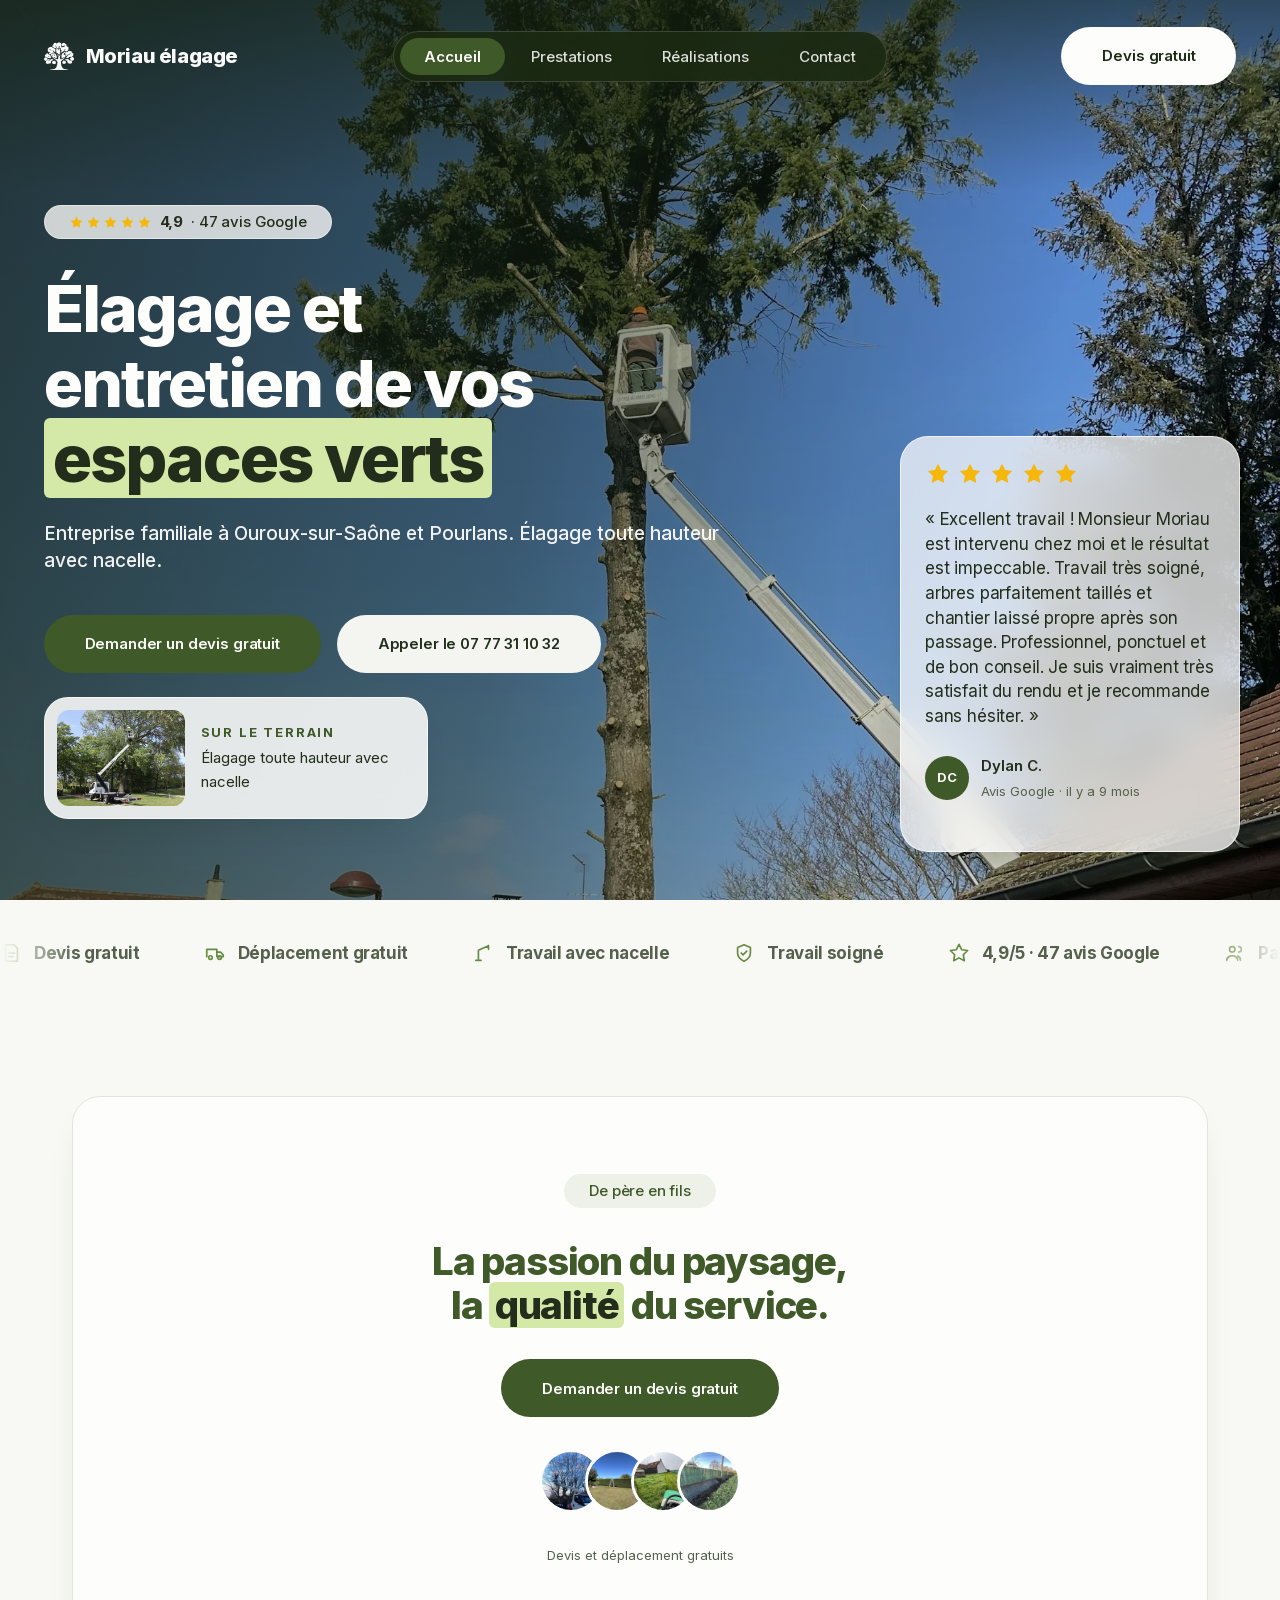
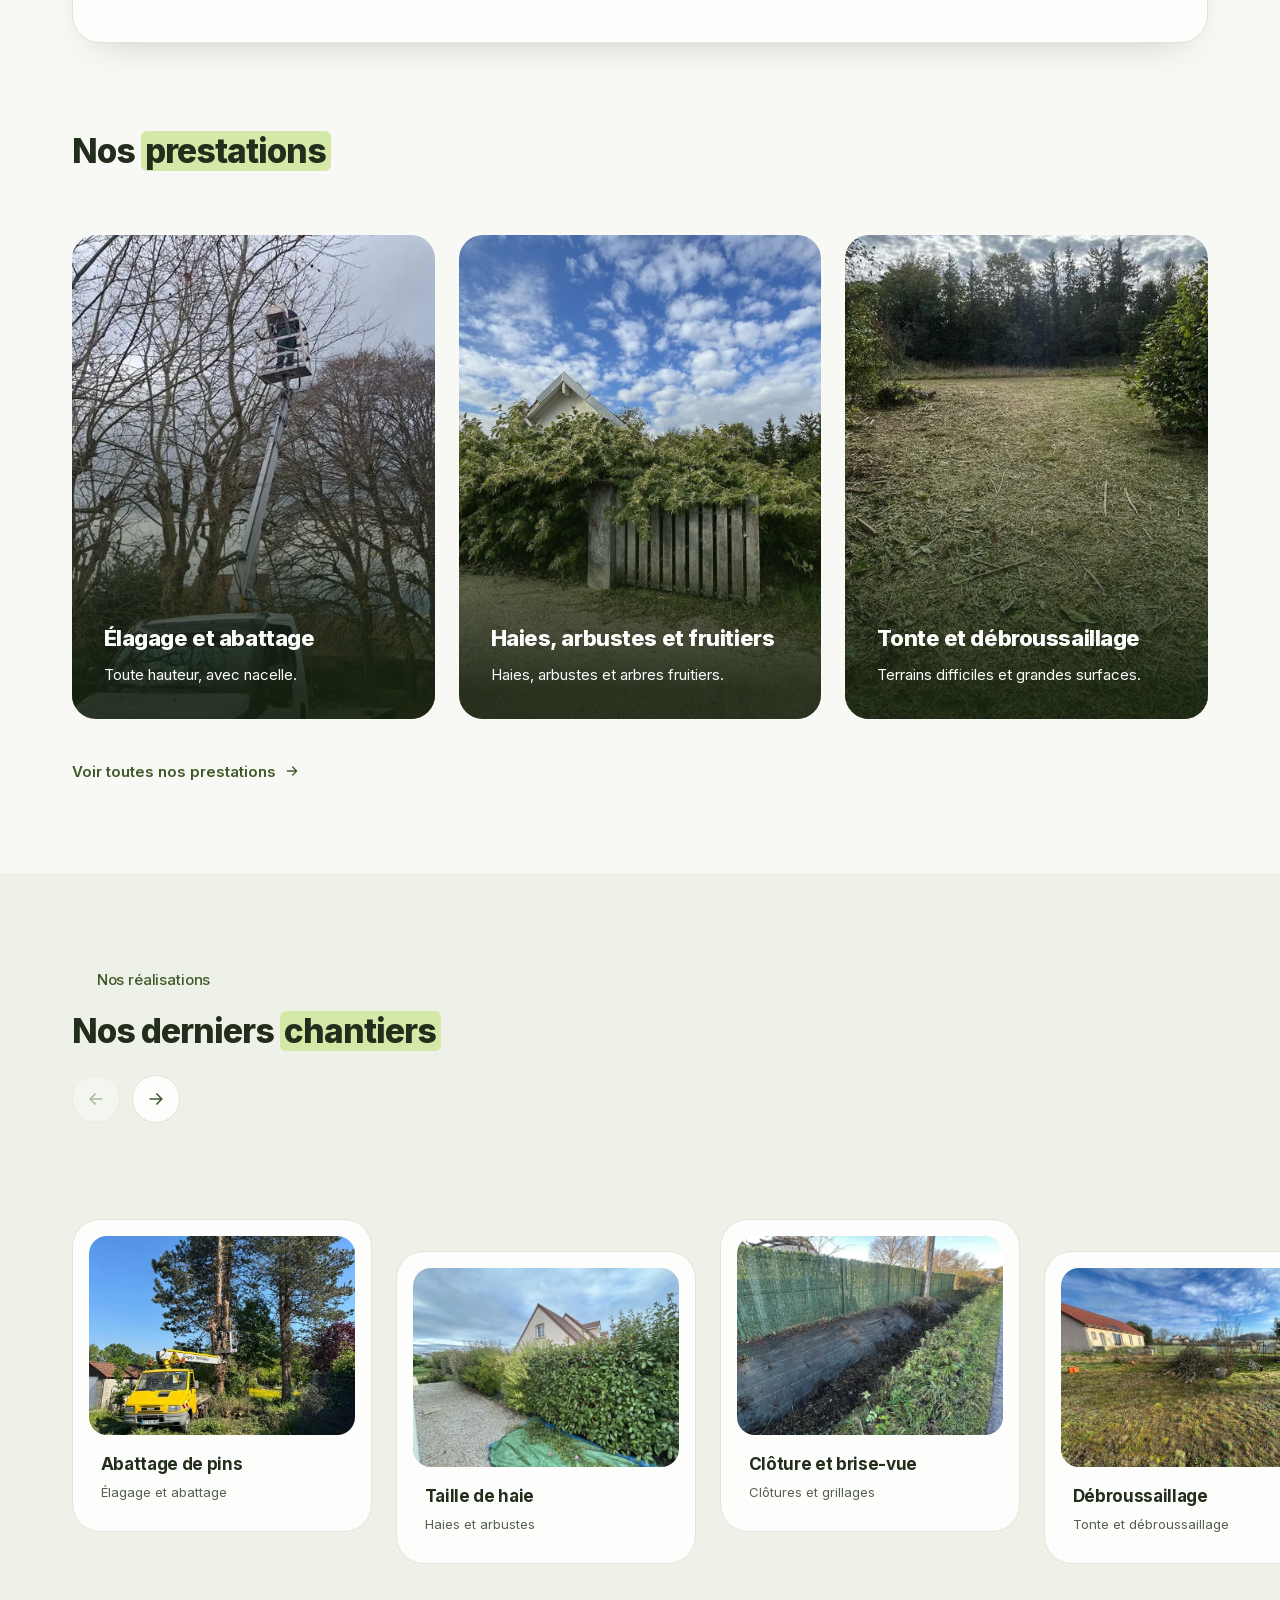
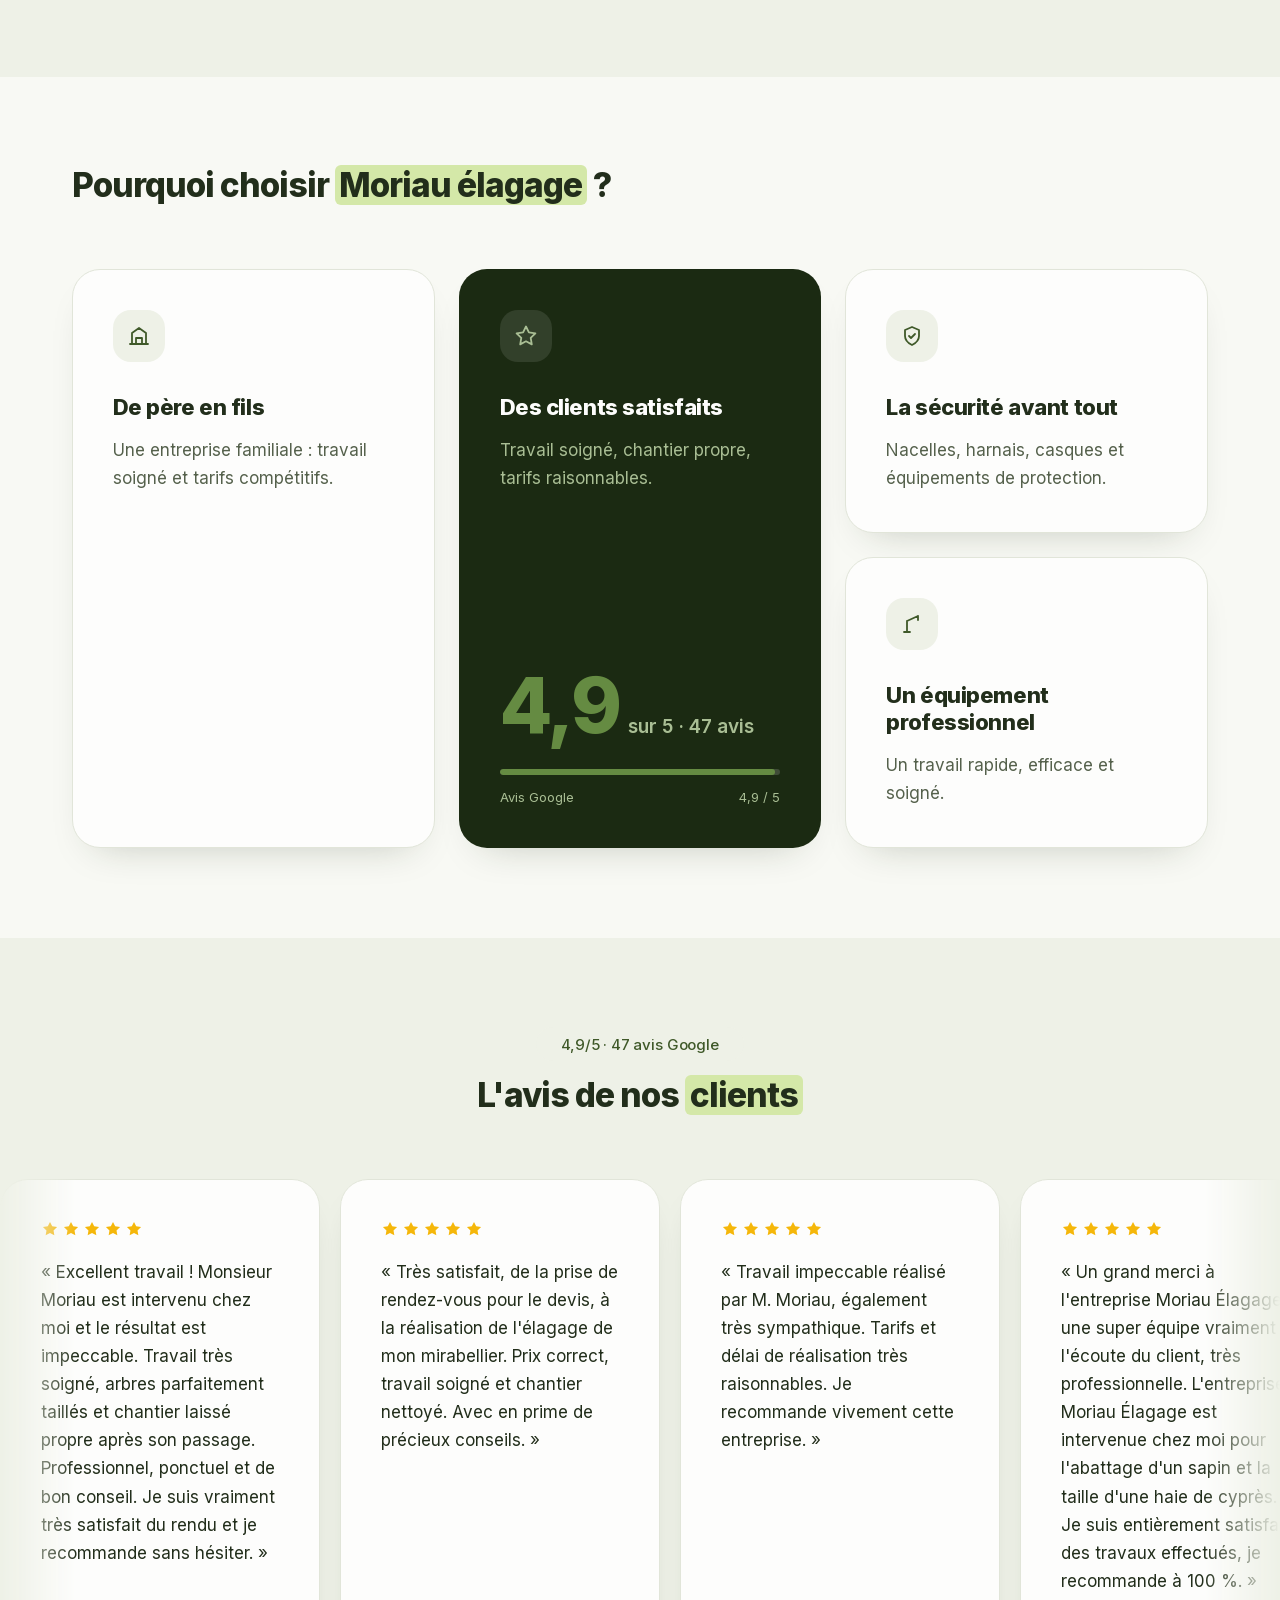
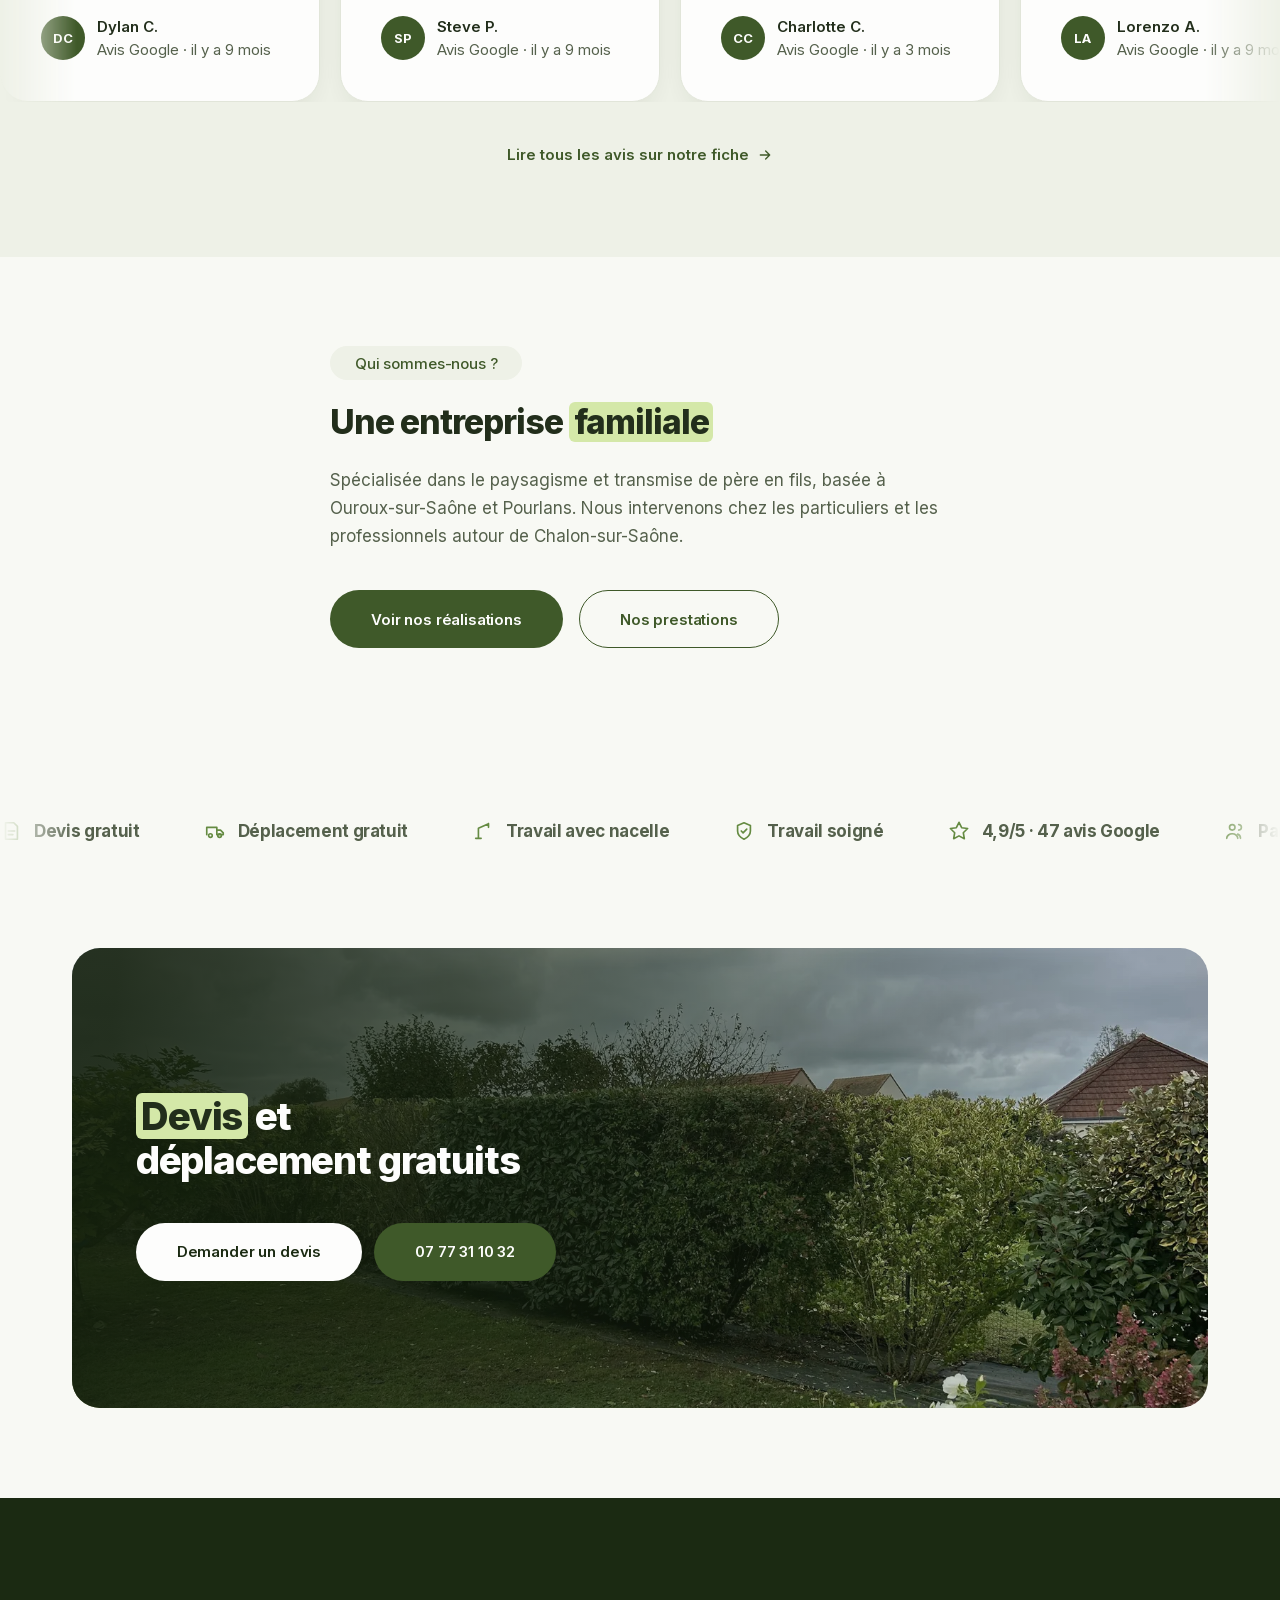
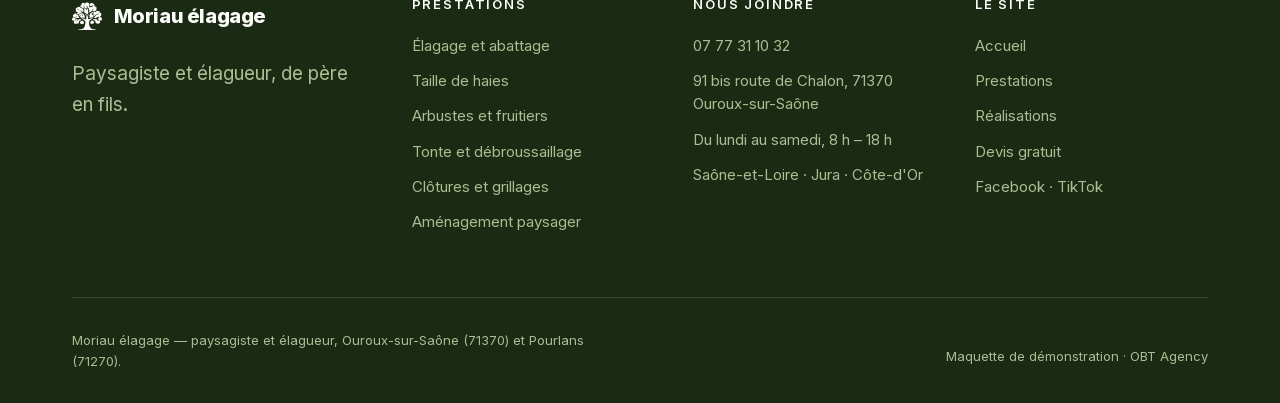
<file: index.html>
<!doctype html>
<html lang="fr">
<head>
<meta charset="utf-8">
<meta name="viewport" content="width=device-width, initial-scale=1">
<title>Moriau élagage — élagueur et paysagiste à Ouroux-sur-Saône (71)</title>
<meta name="description" content="Élagage et abattage toute hauteur avec nacelle, taille de haies et de fruitiers, tonte, débroussaillage, clôtures. Entreprise familiale à Ouroux-sur-Saône et Pourlans. Devis et déplacement gratuits.">
<meta property="og:type" content="website">
<meta property="og:title" content="Moriau élagage — élagueur et paysagiste à Ouroux-sur-Saône (71)">
<meta property="og:description" content="Élagage et abattage toute hauteur avec nacelle, taille de haies et de fruitiers, tonte, débroussaillage, clôtures. Entreprise familiale à Ouroux-sur-Saône et Pourlans. Devis et déplacement gratuits.">
<meta property="og:image" content="assets/img/hero-nacelle.webp">
<meta property="og:locale" content="fr_FR">
<link rel="icon" href="assets/logo/favicon.png" type="image/png">
<link rel="stylesheet" href="css/tokens.css?v=f122d2f7">
<link rel="stylesheet" href="css/base.css?v=64ca1773">
<link rel="stylesheet" href="css/layout.css?v=60f12857">
<link rel="stylesheet" href="css/components.css?v=58f9e634">
<link rel="stylesheet" href="css/pages.css?v=31c4f749">
<link rel="stylesheet" href="css/apparitions.css?v=08bc9de2">
<link rel="stylesheet" href="css/moriau.css?v=20dde512">
<script>
(function () {
  var r = document.documentElement;
  if (window.matchMedia('(prefers-reduced-motion: reduce)').matches) return;
  r.dataset.anim = 'oui';
  addEventListener('load', function () {
    setTimeout(function () {
      if (!r.dataset.animPrete) r.removeAttribute('data-anim');
    }, 1000);
  });
})();
</script>
</head>
<body>
<a class="evitement" href="#principal">Aller au contenu</a>

<header class="entete" id="entete" data-fond="sombre">
  <div class="entete__interieur">
    <a class="marque" href="index.html" aria-label="Moriau élagage, accueil">
      <span class="marque__signe marque__arbre" aria-hidden="true"></span>
      <span class="marque__nom">Moriau élagage</span>
    </a>

    <nav class="nav" id="menu" aria-label="Navigation principale">
      <a class="nav__lien" href="index.html" aria-current="page">Accueil</a>
      <a class="nav__lien" href="services.html">Prestations</a>
      <a class="nav__lien" href="realisations.html">Réalisations</a>
      <a class="nav__lien" href="contact.html">Contact</a>
      <div class="nav__action"><a class="bouton bouton--plein bouton--large" href="contact.html">Devis gratuit</a></div>
    </nav>

    <div class="entete__action">
      <a class="bouton bouton--entete" href="contact.html">Devis gratuit</a>
    </div>

    <button class="burger" type="button" aria-expanded="false" aria-controls="menu" aria-label="Ouvrir le menu">
      <span class="burger__trait"></span><span class="burger__trait"></span><span class="burger__trait"></span>
    </button>
  </div>
</header>

<main id="principal">

<section class="hero">
  <img class="hero__image" src="assets/img/hero-nacelle.webp"
       width="1800" height="2400" fetchpriority="high" alt="">
  <div class="hero__fond" aria-hidden="true"></div>

  <div class="contenu">
    <div class="hero__contenu">
      <a class="badge badge--verre hero__badge hero__google" href="https://maps.google.com/?cid=16493778770294044603" target="_blank" rel="noopener" aria-label="Note de 4,9 sur 5, 47 avis Google, voir la fiche"><span class="etoiles" role="img" aria-label="5 étoiles sur 5"><svg viewBox="0 0 24 24" fill="currentColor" aria-hidden="true"><path d="M12 2.5l2.9 5.9 6.5.9-4.7 4.6 1.1 6.5L12 17.3 6.2 20.4l1.1-6.5L2.6 9.3l6.5-.9z"/></svg><svg viewBox="0 0 24 24" fill="currentColor" aria-hidden="true"><path d="M12 2.5l2.9 5.9 6.5.9-4.7 4.6 1.1 6.5L12 17.3 6.2 20.4l1.1-6.5L2.6 9.3l6.5-.9z"/></svg><svg viewBox="0 0 24 24" fill="currentColor" aria-hidden="true"><path d="M12 2.5l2.9 5.9 6.5.9-4.7 4.6 1.1 6.5L12 17.3 6.2 20.4l1.1-6.5L2.6 9.3l6.5-.9z"/></svg><svg viewBox="0 0 24 24" fill="currentColor" aria-hidden="true"><path d="M12 2.5l2.9 5.9 6.5.9-4.7 4.6 1.1 6.5L12 17.3 6.2 20.4l1.1-6.5L2.6 9.3l6.5-.9z"/></svg><svg viewBox="0 0 24 24" fill="currentColor" aria-hidden="true"><path d="M12 2.5l2.9 5.9 6.5.9-4.7 4.6 1.1 6.5L12 17.3 6.2 20.4l1.1-6.5L2.6 9.3l6.5-.9z"/></svg></span><span class="hero__google-chiffre">4,9</span><span class="hero__google-libelle">· 47 avis Google</span></a>
      <h1 class="hero__titre">Élagage et entretien de vos <span class="surligne">espaces verts</span></h1>
      <p class="hero__texte">
        Entreprise familiale à Ouroux-sur-Saône et Pourlans. Élagage toute hauteur avec nacelle.
      </p>
      <div class="hero__actions">
        <a class="bouton bouton--plein" href="contact.html">Demander un devis gratuit</a>
        <a class="bouton bouton--creme" href="tel:+33777311032">Appeler le 07 77 31 10 32</a>
      </div>

      <figure class="hero__apercu">
        <img class="visuel-photo hero__apercu-photo" src="assets/img/hero-apercu.webp"
             width="900" height="675" loading="lazy"
             alt="Camion nacelle de Moriau élagage déployé dans la couronne d'un grand arbre.">
        <figcaption class="hero__apercu-legende">
          <span class="hero__apercu-lieu">Sur le terrain</span>
          <span class="hero__apercu-detail">Élagage toute hauteur avec nacelle</span>
        </figcaption>
      </figure>
    </div>

    <div class="hero__temoignage" id="hero-temoignage">
      <span class="etoiles" role="img" aria-label="5 étoiles sur 5"><svg viewBox="0 0 24 24" fill="currentColor" aria-hidden="true"><path d="M12 2.5l2.9 5.9 6.5.9-4.7 4.6 1.1 6.5L12 17.3 6.2 20.4l1.1-6.5L2.6 9.3l6.5-.9z"/></svg><svg viewBox="0 0 24 24" fill="currentColor" aria-hidden="true"><path d="M12 2.5l2.9 5.9 6.5.9-4.7 4.6 1.1 6.5L12 17.3 6.2 20.4l1.1-6.5L2.6 9.3l6.5-.9z"/></svg><svg viewBox="0 0 24 24" fill="currentColor" aria-hidden="true"><path d="M12 2.5l2.9 5.9 6.5.9-4.7 4.6 1.1 6.5L12 17.3 6.2 20.4l1.1-6.5L2.6 9.3l6.5-.9z"/></svg><svg viewBox="0 0 24 24" fill="currentColor" aria-hidden="true"><path d="M12 2.5l2.9 5.9 6.5.9-4.7 4.6 1.1 6.5L12 17.3 6.2 20.4l1.1-6.5L2.6 9.3l6.5-.9z"/></svg><svg viewBox="0 0 24 24" fill="currentColor" aria-hidden="true"><path d="M12 2.5l2.9 5.9 6.5.9-4.7 4.6 1.1 6.5L12 17.3 6.2 20.4l1.1-6.5L2.6 9.3l6.5-.9z"/></svg></span>
      <div class="hero__piste">
        <figure class="hero__avis-item" data-etat="actif">
          <blockquote class="hero__citation">« Excellent travail ! Monsieur Moriau est intervenu chez moi et le résultat est impeccable. Travail très soigné, arbres parfaitement taillés et chantier laissé propre après son passage. Professionnel, ponctuel et de bon conseil. Je suis vraiment très satisfait du rendu et je recommande sans hésiter. »</blockquote>
          <figcaption class="hero__auteur">
            <span class="pastille" aria-hidden="true">DC</span>
            <span><span class="hero__auteur-nom">Dylan C.</span><br>
              <span class="hero__auteur-lieu">Avis Google · il y a 9 mois</span></span>
          </figcaption>
        </figure>
        <figure class="hero__avis-item" data-etat="attente">
          <blockquote class="hero__citation">« Très satisfait, de la prise de rendez-vous pour le devis, à la réalisation de l'élagage de mon mirabellier. Prix correct, travail soigné et chantier nettoyé. Avec en prime de précieux conseils. »</blockquote>
          <figcaption class="hero__auteur">
            <span class="pastille" aria-hidden="true">SP</span>
            <span><span class="hero__auteur-nom">Steve P.</span><br>
              <span class="hero__auteur-lieu">Avis Google · il y a 9 mois</span></span>
          </figcaption>
        </figure>
        <figure class="hero__avis-item" data-etat="attente">
          <blockquote class="hero__citation">« Travail impeccable réalisé par M. Moriau, également très sympathique. Tarifs et délai de réalisation très raisonnables. Je recommande vivement cette entreprise. »</blockquote>
          <figcaption class="hero__auteur">
            <span class="pastille" aria-hidden="true">CC</span>
            <span><span class="hero__auteur-nom">Charlotte C.</span><br>
              <span class="hero__auteur-lieu">Avis Google · il y a 3 mois</span></span>
          </figcaption>
        </figure>
        <figure class="hero__avis-item" data-etat="attente">
          <blockquote class="hero__citation">« Un grand merci à l'entreprise Moriau Élagage, une super équipe vraiment à l'écoute du client, très professionnelle. L'entreprise Moriau Élagage est intervenue chez moi pour l'abattage d'un sapin et la taille d'une haie de cyprès. Je suis entièrement satisfait des travaux effectués, je recommande à 100 %. »</blockquote>
          <figcaption class="hero__auteur">
            <span class="pastille" aria-hidden="true">LA</span>
            <span><span class="hero__auteur-nom">Lorenzo A.</span><br>
              <span class="hero__auteur-lieu">Avis Google · il y a 9 mois</span></span>
          </figcaption>
        </figure>
        <figure class="hero__avis-item" data-etat="attente">
          <blockquote class="hero__citation">« Très bonne prestation, travail soigné, très professionnelle et chantier laissé propre. Je recommande sans hésitation. »</blockquote>
          <figcaption class="hero__auteur">
            <span class="pastille" aria-hidden="true">WK</span>
            <span><span class="hero__auteur-nom">Wyatt K.</span><br>
              <span class="hero__auteur-lieu">Avis Google · il y a 9 mois</span></span>
          </figcaption>
        </figure>
        <figure class="hero__avis-item" data-etat="attente">
          <blockquote class="hero__citation">« Très réactif à la demande de devis, travail soigné, prix correct, je recommande ! »</blockquote>
          <figcaption class="hero__auteur">
            <span class="pastille" aria-hidden="true">CG</span>
            <span><span class="hero__auteur-nom">Client Google</span><br>
              <span class="hero__auteur-lieu">Avis Google · il y a 7 mois</span></span>
          </figcaption>
        </figure>
        <figure class="hero__avis-item" data-etat="attente">
          <blockquote class="hero__citation">« Les travaux demandés ont été respectés, équipe souriante et professionnelle. Je recommande. »</blockquote>
          <figcaption class="hero__auteur">
            <span class="pastille" aria-hidden="true">CG</span>
            <span><span class="hero__auteur-nom">Client Google</span><br>
              <span class="hero__auteur-lieu">Avis Google · il y a 6 mois</span></span>
          </figcaption>
        </figure>
        <figure class="hero__avis-item" data-etat="attente">
          <blockquote class="hero__citation">« J'ai fait récemment appel à Monsieur Moriau, très satisfait du résultat. Travail soigné, personne très discrète et polie. Je recommande. »</blockquote>
          <figcaption class="hero__auteur">
            <span class="pastille" aria-hidden="true">CG</span>
            <span><span class="hero__auteur-nom">Client Google</span><br>
              <span class="hero__auteur-lieu">Avis Google · il y a 9 mois</span></span>
          </figcaption>
        </figure>
        <figure class="hero__avis-item" data-etat="attente">
          <blockquote class="hero__citation">« Entreprise très sérieuse et prix raisonnable, je recommande. »</blockquote>
          <figcaption class="hero__auteur">
            <span class="pastille" aria-hidden="true">K</span>
            <span><span class="hero__auteur-nom">Kevin</span><br>
              <span class="hero__auteur-lieu">Avis Google · il y a 9 mois</span></span>
          </figcaption>
        </figure>
      </div>
    </div>
  </div>
</section>

<section class="section section--creme section--bande">
  <div class="bandeau bandeau--hero" role="group" aria-label="Nos engagements">
    <div class="bandeau__piste">
        <div class="bandeau__groupe"><span class="label"><svg viewBox="0 0 24 24" fill="none" stroke="currentColor" stroke-width="1.8" stroke-linecap="round" stroke-linejoin="round" aria-hidden="true"><path d="M6 3h9l4 4v14H6z"/><path d="M9 12h7M9 16h5"/></svg>Devis gratuit</span><span class="label"><svg viewBox="0 0 24 24" fill="none" stroke="currentColor" stroke-width="1.8" stroke-linecap="round" stroke-linejoin="round" aria-hidden="true"><path d="M3 16V8h11v8M14 11h4l3 3v2h-7"/><circle cx="7" cy="17" r="2"/><circle cx="17" cy="17" r="2"/></svg>Déplacement gratuit</span><span class="label"><svg viewBox="0 0 24 24" fill="none" stroke="currentColor" stroke-width="1.8" stroke-linecap="round" stroke-linejoin="round" aria-hidden="true"><path d="M4 20h6M7 20V9M7 9l11-5M18 4v4"/></svg>Travail avec nacelle</span><span class="label"><svg viewBox="0 0 24 24" fill="none" stroke="currentColor" stroke-width="1.8" stroke-linecap="round" stroke-linejoin="round" aria-hidden="true"><path d="M12 3l7 3v6c0 4-3 7-7 9-4-2-7-5-7-9V6z"/><path d="M9 12l2 2 4-4"/></svg>Travail soigné</span><span class="label"><svg viewBox="0 0 24 24" fill="none" stroke="currentColor" stroke-width="1.8" stroke-linecap="round" stroke-linejoin="round" aria-hidden="true"><path d="M12 2.5l2.9 5.9 6.5.9-4.7 4.6 1.1 6.5L12 17.3 6.2 20.4l1.1-6.5L2.6 9.3l6.5-.9z"/></svg>4,9/5 · 47 avis Google</span><span class="label"><svg viewBox="0 0 24 24" fill="none" stroke="currentColor" stroke-width="1.8" stroke-linecap="round" stroke-linejoin="round" aria-hidden="true"><circle cx="9" cy="8" r="3"/><path d="M3 20c0-3 3-5 6-5s6 2 6 5M16 11a3 3 0 100-6M18 20c0-2-1-4-3-4.6"/></svg>Particuliers et professionnels</span><span class="label"><svg viewBox="0 0 24 24" fill="none" stroke="currentColor" stroke-width="1.8" stroke-linecap="round" stroke-linejoin="round" aria-hidden="true"><path d="M12 21c-4-3-7-6-7-10a7 7 0 0114 0c0 4-3 7-7 10z"/><circle cx="12" cy="11" r="2.4"/></svg>Artisan local en Saône-et-Loire</span></div>
        <div class="bandeau__groupe" aria-hidden="true"><span class="label"><svg viewBox="0 0 24 24" fill="none" stroke="currentColor" stroke-width="1.8" stroke-linecap="round" stroke-linejoin="round" aria-hidden="true"><path d="M6 3h9l4 4v14H6z"/><path d="M9 12h7M9 16h5"/></svg>Devis gratuit</span><span class="label"><svg viewBox="0 0 24 24" fill="none" stroke="currentColor" stroke-width="1.8" stroke-linecap="round" stroke-linejoin="round" aria-hidden="true"><path d="M3 16V8h11v8M14 11h4l3 3v2h-7"/><circle cx="7" cy="17" r="2"/><circle cx="17" cy="17" r="2"/></svg>Déplacement gratuit</span><span class="label"><svg viewBox="0 0 24 24" fill="none" stroke="currentColor" stroke-width="1.8" stroke-linecap="round" stroke-linejoin="round" aria-hidden="true"><path d="M4 20h6M7 20V9M7 9l11-5M18 4v4"/></svg>Travail avec nacelle</span><span class="label"><svg viewBox="0 0 24 24" fill="none" stroke="currentColor" stroke-width="1.8" stroke-linecap="round" stroke-linejoin="round" aria-hidden="true"><path d="M12 3l7 3v6c0 4-3 7-7 9-4-2-7-5-7-9V6z"/><path d="M9 12l2 2 4-4"/></svg>Travail soigné</span><span class="label"><svg viewBox="0 0 24 24" fill="none" stroke="currentColor" stroke-width="1.8" stroke-linecap="round" stroke-linejoin="round" aria-hidden="true"><path d="M12 2.5l2.9 5.9 6.5.9-4.7 4.6 1.1 6.5L12 17.3 6.2 20.4l1.1-6.5L2.6 9.3l6.5-.9z"/></svg>4,9/5 · 47 avis Google</span><span class="label"><svg viewBox="0 0 24 24" fill="none" stroke="currentColor" stroke-width="1.8" stroke-linecap="round" stroke-linejoin="round" aria-hidden="true"><circle cx="9" cy="8" r="3"/><path d="M3 20c0-3 3-5 6-5s6 2 6 5M16 11a3 3 0 100-6M18 20c0-2-1-4-3-4.6"/></svg>Particuliers et professionnels</span><span class="label"><svg viewBox="0 0 24 24" fill="none" stroke="currentColor" stroke-width="1.8" stroke-linecap="round" stroke-linejoin="round" aria-hidden="true"><path d="M12 21c-4-3-7-6-7-10a7 7 0 0114 0c0 4-3 7-7 10z"/><circle cx="12" cy="11" r="2.4"/></svg>Artisan local en Saône-et-Loire</span></div>
        <div class="bandeau__groupe" aria-hidden="true"><span class="label"><svg viewBox="0 0 24 24" fill="none" stroke="currentColor" stroke-width="1.8" stroke-linecap="round" stroke-linejoin="round" aria-hidden="true"><path d="M6 3h9l4 4v14H6z"/><path d="M9 12h7M9 16h5"/></svg>Devis gratuit</span><span class="label"><svg viewBox="0 0 24 24" fill="none" stroke="currentColor" stroke-width="1.8" stroke-linecap="round" stroke-linejoin="round" aria-hidden="true"><path d="M3 16V8h11v8M14 11h4l3 3v2h-7"/><circle cx="7" cy="17" r="2"/><circle cx="17" cy="17" r="2"/></svg>Déplacement gratuit</span><span class="label"><svg viewBox="0 0 24 24" fill="none" stroke="currentColor" stroke-width="1.8" stroke-linecap="round" stroke-linejoin="round" aria-hidden="true"><path d="M4 20h6M7 20V9M7 9l11-5M18 4v4"/></svg>Travail avec nacelle</span><span class="label"><svg viewBox="0 0 24 24" fill="none" stroke="currentColor" stroke-width="1.8" stroke-linecap="round" stroke-linejoin="round" aria-hidden="true"><path d="M12 3l7 3v6c0 4-3 7-7 9-4-2-7-5-7-9V6z"/><path d="M9 12l2 2 4-4"/></svg>Travail soigné</span><span class="label"><svg viewBox="0 0 24 24" fill="none" stroke="currentColor" stroke-width="1.8" stroke-linecap="round" stroke-linejoin="round" aria-hidden="true"><path d="M12 2.5l2.9 5.9 6.5.9-4.7 4.6 1.1 6.5L12 17.3 6.2 20.4l1.1-6.5L2.6 9.3l6.5-.9z"/></svg>4,9/5 · 47 avis Google</span><span class="label"><svg viewBox="0 0 24 24" fill="none" stroke="currentColor" stroke-width="1.8" stroke-linecap="round" stroke-linejoin="round" aria-hidden="true"><circle cx="9" cy="8" r="3"/><path d="M3 20c0-3 3-5 6-5s6 2 6 5M16 11a3 3 0 100-6M18 20c0-2-1-4-3-4.6"/></svg>Particuliers et professionnels</span><span class="label"><svg viewBox="0 0 24 24" fill="none" stroke="currentColor" stroke-width="1.8" stroke-linecap="round" stroke-linejoin="round" aria-hidden="true"><path d="M12 21c-4-3-7-6-7-10a7 7 0 0114 0c0 4-3 7-7 10z"/><circle cx="12" cy="11" r="2.4"/></svg>Artisan local en Saône-et-Loire</span></div>
        <div class="bandeau__groupe" aria-hidden="true"><span class="label"><svg viewBox="0 0 24 24" fill="none" stroke="currentColor" stroke-width="1.8" stroke-linecap="round" stroke-linejoin="round" aria-hidden="true"><path d="M6 3h9l4 4v14H6z"/><path d="M9 12h7M9 16h5"/></svg>Devis gratuit</span><span class="label"><svg viewBox="0 0 24 24" fill="none" stroke="currentColor" stroke-width="1.8" stroke-linecap="round" stroke-linejoin="round" aria-hidden="true"><path d="M3 16V8h11v8M14 11h4l3 3v2h-7"/><circle cx="7" cy="17" r="2"/><circle cx="17" cy="17" r="2"/></svg>Déplacement gratuit</span><span class="label"><svg viewBox="0 0 24 24" fill="none" stroke="currentColor" stroke-width="1.8" stroke-linecap="round" stroke-linejoin="round" aria-hidden="true"><path d="M4 20h6M7 20V9M7 9l11-5M18 4v4"/></svg>Travail avec nacelle</span><span class="label"><svg viewBox="0 0 24 24" fill="none" stroke="currentColor" stroke-width="1.8" stroke-linecap="round" stroke-linejoin="round" aria-hidden="true"><path d="M12 3l7 3v6c0 4-3 7-7 9-4-2-7-5-7-9V6z"/><path d="M9 12l2 2 4-4"/></svg>Travail soigné</span><span class="label"><svg viewBox="0 0 24 24" fill="none" stroke="currentColor" stroke-width="1.8" stroke-linecap="round" stroke-linejoin="round" aria-hidden="true"><path d="M12 2.5l2.9 5.9 6.5.9-4.7 4.6 1.1 6.5L12 17.3 6.2 20.4l1.1-6.5L2.6 9.3l6.5-.9z"/></svg>4,9/5 · 47 avis Google</span><span class="label"><svg viewBox="0 0 24 24" fill="none" stroke="currentColor" stroke-width="1.8" stroke-linecap="round" stroke-linejoin="round" aria-hidden="true"><circle cx="9" cy="8" r="3"/><path d="M3 20c0-3 3-5 6-5s6 2 6 5M16 11a3 3 0 100-6M18 20c0-2-1-4-3-4.6"/></svg>Particuliers et professionnels</span><span class="label"><svg viewBox="0 0 24 24" fill="none" stroke="currentColor" stroke-width="1.8" stroke-linecap="round" stroke-linejoin="round" aria-hidden="true"><path d="M12 21c-4-3-7-6-7-10a7 7 0 0114 0c0 4-3 7-7 10z"/><circle cx="12" cy="11" r="2.4"/></svg>Artisan local en Saône-et-Loire</span></div>
    </div>
  </div>
</section>

<section class="section section--creme">
  <div class="contenu">
    <div class="confiance">
      <p class="badge badge--accent">De père en fils</p>
      <h2 class="confiance__titre">La passion du paysage, la <span class="surligne">qualité</span> du service.</h2>
      <a class="bouton bouton--plein" href="contact.html">Demander un devis gratuit</a>
      <div class="avatars" aria-hidden="true">
        <img class="visuel-photo visuel--rond" src="assets/img/vignette-1.webp" width="600" height="600" loading="lazy" alt="">
        <img class="visuel-photo visuel--rond" src="assets/img/vignette-2.webp" width="600" height="600" loading="lazy" alt="">
        <img class="visuel-photo visuel--rond" src="assets/img/vignette-3.webp" width="600" height="600" loading="lazy" alt="">
        <img class="visuel-photo visuel--rond" src="assets/img/vignette-4.webp" width="600" height="600" loading="lazy" alt="">
      </div>
      <p class="confiance__mention">Devis et déplacement gratuits</p>
    </div>
  </div>
</section>

<section class="section section--creme section--haut-nul">
  <div class="contenu">
    <div class="section-entete section-entete--large">
      <h2 class="section-titre">Nos <span class="surligne">prestations</span></h2>
    </div>

    <div class="grille grille--3 grille--empile">
      <article class="carte-photo">
        <img class="visuel-photo visuel--pleine" src="assets/img/carte-elagage.webp"
             width="1600" height="1200" loading="lazy"
             alt="Camion nacelle de Moriau élagage au pied de grands platanes en cours d'élagage.">
        <div>
          <h3 class="carte-photo__titre">Élagage et abattage</h3>
          <p class="carte-photo__texte">Toute hauteur, avec nacelle.</p>
        </div>
      </article>

      <article class="carte-photo">
        <img class="visuel-photo visuel--pleine" src="assets/img/carte-haie.webp"
             width="1600" height="1200" loading="lazy"
             alt="Haie de thuyas fraîchement taillée le long d'une clôture.">
        <div>
          <h3 class="carte-photo__titre">Haies, arbustes et fruitiers</h3>
          <p class="carte-photo__texte">Haies, arbustes et arbres fruitiers.</p>
        </div>
      </article>

      <article class="carte-photo">
        <img class="visuel-photo visuel--pleine" src="assets/img/carte-tonte.webp"
             width="1600" height="1200" loading="lazy"
             alt="Grand terrain fraîchement débroussaillé derrière une maison.">
        <div>
          <h3 class="carte-photo__titre">Tonte et débroussaillage</h3>
          <p class="carte-photo__texte">Terrains difficiles et grandes surfaces.</p>
        </div>
      </article>
    </div>

    <p class="section-suite"><a class="lien-fleche" href="services.html">Voir toutes nos prestations
      <svg viewBox="0 0 24 24" fill="none" stroke="currentColor" stroke-width="2" stroke-linecap="round" stroke-linejoin="round" width="16" height="16" aria-hidden="true"><path d="M5 12h14M13 6l6 6-6 6"/></svg></a></p>
  </div>
</section>

<section class="section section--creme-2">
  <div class="contenu">
    <div class="section-entete">
      <p class="badge badge--accent">Nos réalisations</p>
      <h2 class="section-titre">Nos derniers <span class="surligne">chantiers</span></h2>
      <div class="rail__commandes">
        <button class="rail__fleche" type="button" data-rail="prec" aria-controls="rail" aria-label="Chantier précédent">
          <svg viewBox="0 0 24 24" fill="none" stroke="currentColor" stroke-width="2" stroke-linecap="round" stroke-linejoin="round" width="20" height="20" aria-hidden="true"><path d="M19 12H5M11 18l-6-6 6-6"/></svg>
        </button>
        <button class="rail__fleche" type="button" data-rail="suiv" aria-controls="rail" aria-label="Chantier suivant">
          <svg viewBox="0 0 24 24" fill="none" stroke="currentColor" stroke-width="2" stroke-linecap="round" stroke-linejoin="round" width="20" height="20" aria-hidden="true"><path d="M5 12h14M13 6l6 6-6 6"/></svg>
        </button>
      </div>
    </div>
  </div>

  <div class="rail" id="rail" tabindex="0" role="region" aria-label="Nos derniers chantiers, défilement horizontal">
    <article class="rail__element"><div class="carte carte--nu">
      <img class="visuel-photo visuel--4x3" src="assets/img/chantier-g016.webp" width="1200" height="900" loading="lazy" alt="Nacelle jaune au pied de deux grands pins en cours d'abattage.">
      <div class="rail__legende"><h3 class="rail__titre">Abattage de pins</h3><p class="rail__meta">Élagage et abattage</p></div>
    </div></article>
    <article class="rail__element"><div class="carte carte--nu">
      <img class="visuel-photo visuel--4x3" src="assets/img/chantier-g125.webp" width="1200" height="900" loading="lazy" alt="Haie de lauriers taillée le long d'une allée gravillonnée, bâche de ramassage au sol.">
      <div class="rail__legende"><h3 class="rail__titre">Taille de haie</h3><p class="rail__meta">Haies et arbustes</p></div>
    </div></article>
    <article class="rail__element"><div class="carte carte--nu">
      <img class="visuel-photo visuel--4x3" src="assets/img/chantier-g143.webp" width="1200" height="900" loading="lazy" alt="Clôture grillagée avec brise-vue posée le long d'une haie.">
      <div class="rail__legende"><h3 class="rail__titre">Clôture et brise-vue</h3><p class="rail__meta">Clôtures et grillages</p></div>
    </div></article>
    <article class="rail__element"><div class="carte carte--nu">
      <img class="visuel-photo visuel--4x3" src="assets/img/chantier-g086.webp" width="1200" height="900" loading="lazy" alt="Terrain débroussaillé au pied d'une maison.">
      <div class="rail__legende"><h3 class="rail__titre">Débroussaillage</h3><p class="rail__meta">Tonte et débroussaillage</p></div>
    </div></article>
    <article class="rail__element"><div class="carte carte--nu">
      <img class="visuel-photo visuel--4x3" src="assets/img/chantier-g008.webp" width="1200" height="900" loading="lazy" alt="Nacelle déployée le long d'un grand conifère.">
      <div class="rail__legende"><h3 class="rail__titre">Élagage à la nacelle</h3><p class="rail__meta">Élagage et abattage</p></div>
    </div></article>
    <article class="rail__element"><div class="carte carte--nu">
      <img class="visuel-photo visuel--4x3" src="assets/img/chantier-g072.webp" width="1200" height="900" loading="lazy" alt="Jeune arbre fraîchement planté, arrosoir au pied.">
      <div class="rail__legende"><h3 class="rail__titre">Plantation</h3><p class="rail__meta">Aménagement paysager</p></div>
    </div></article>
  </div>
</section>

<section class="section section--creme">
  <div class="contenu">
    <div class="section-entete section-entete--large">
      <h2 class="section-titre">Pourquoi choisir <span class="surligne">Moriau élagage</span> ?</h2>
    </div>

    <div class="bento">
      <article class="carte bento__haute">
        <div class="icone-cadre">
          <svg viewBox="0 0 24 24" fill="none" stroke="currentColor" stroke-width="1.8" stroke-linecap="round" stroke-linejoin="round" aria-hidden="true"><path d="M3 20h18M5 20V9l7-5 7 5v11M9 20v-6h6v6"/></svg>
        </div>
        <h3 class="carte__titre">De père en fils</h3>
        <p class="carte__texte">Une entreprise familiale : travail soigné et tarifs compétitifs.</p>
      </article>

      <article class="carte carte--sombre bento__haute">
        <div class="icone-cadre">
          <svg viewBox="0 0 24 24" fill="none" stroke="currentColor" stroke-width="1.8" stroke-linecap="round" stroke-linejoin="round" aria-hidden="true"><path d="M12 2.5l2.9 5.9 6.5.9-4.7 4.6 1.1 6.5L12 17.3 6.2 20.4l1.1-6.5L2.6 9.3l6.5-.9z"/></svg>
        </div>
        <h3 class="carte__titre">Des clients satisfaits</h3>
        <p class="carte__texte">Travail soigné, chantier propre, tarifs raisonnables.</p>
        <p class="bento__chiffre">4,9<span>sur 5 · 47 avis</span></p>
        <div class="jauge"><span class="jauge__part" style="width:98%"></span></div>
        <div class="jauge-legende"><span>Avis Google</span><span>4,9 / 5</span></div>
      </article>

      <article class="carte">
        <div class="icone-cadre">
          <svg viewBox="0 0 24 24" fill="none" stroke="currentColor" stroke-width="1.8" stroke-linecap="round" stroke-linejoin="round" aria-hidden="true"><path d="M12 3l7 3v6c0 4-3 7-7 9-4-2-7-5-7-9V6z"/><path d="M9 12l2 2 4-4"/></svg>
        </div>
        <h3 class="carte__titre">La sécurité avant tout</h3>
        <p class="carte__texte">Nacelles, harnais, casques et équipements de protection.</p>
      </article>

      <article class="carte">
        <div class="icone-cadre">
          <svg viewBox="0 0 24 24" fill="none" stroke="currentColor" stroke-width="1.8" stroke-linecap="round" stroke-linejoin="round" aria-hidden="true"><path d="M4 20h6M7 20V9M7 9l11-5M18 4v4"/></svg>
        </div>
        <h3 class="carte__titre">Un équipement professionnel</h3>
        <p class="carte__texte">Un travail rapide, efficace et soigné.</p>
      </article>
    </div>
  </div>
</section>

<section class="section section--creme-2">
  <div class="contenu">
    <div class="section-entete section-entete--centre">
      <p class="badge badge--accent">4,9/5 · 47 avis Google</p>
      <h2 class="section-titre">L'avis de nos <span class="surligne">clients</span></h2>
    </div>

    </div>
    <div class="avis-bande" role="region" aria-label="Avis Google de nos clients">
      <div class="avis-bande__piste">
        <div class="avis-bande__groupe">
          <figure class="carte avis-carte">
            <span class="etoiles" role="img" aria-label="5 étoiles sur 5"><svg viewBox="0 0 24 24" fill="currentColor" aria-hidden="true"><path d="M12 2.5l2.9 5.9 6.5.9-4.7 4.6 1.1 6.5L12 17.3 6.2 20.4l1.1-6.5L2.6 9.3l6.5-.9z"/></svg><svg viewBox="0 0 24 24" fill="currentColor" aria-hidden="true"><path d="M12 2.5l2.9 5.9 6.5.9-4.7 4.6 1.1 6.5L12 17.3 6.2 20.4l1.1-6.5L2.6 9.3l6.5-.9z"/></svg><svg viewBox="0 0 24 24" fill="currentColor" aria-hidden="true"><path d="M12 2.5l2.9 5.9 6.5.9-4.7 4.6 1.1 6.5L12 17.3 6.2 20.4l1.1-6.5L2.6 9.3l6.5-.9z"/></svg><svg viewBox="0 0 24 24" fill="currentColor" aria-hidden="true"><path d="M12 2.5l2.9 5.9 6.5.9-4.7 4.6 1.1 6.5L12 17.3 6.2 20.4l1.1-6.5L2.6 9.3l6.5-.9z"/></svg><svg viewBox="0 0 24 24" fill="currentColor" aria-hidden="true"><path d="M12 2.5l2.9 5.9 6.5.9-4.7 4.6 1.1 6.5L12 17.3 6.2 20.4l1.1-6.5L2.6 9.3l6.5-.9z"/></svg></span>
            <blockquote class="avis-carte__texte">« Excellent travail ! Monsieur Moriau est intervenu chez moi et le résultat est impeccable. Travail très soigné, arbres parfaitement taillés et chantier laissé propre après son passage. Professionnel, ponctuel et de bon conseil. Je suis vraiment très satisfait du rendu et je recommande sans hésiter. »</blockquote>
            <figcaption class="avis-carte__auteur"><span class="pastille" aria-hidden="true">DC</span>
              <span><strong>Dylan C.</strong><br><span>Avis Google · il y a 9 mois</span></span></figcaption>
          </figure>
          <figure class="carte avis-carte">
            <span class="etoiles" role="img" aria-label="5 étoiles sur 5"><svg viewBox="0 0 24 24" fill="currentColor" aria-hidden="true"><path d="M12 2.5l2.9 5.9 6.5.9-4.7 4.6 1.1 6.5L12 17.3 6.2 20.4l1.1-6.5L2.6 9.3l6.5-.9z"/></svg><svg viewBox="0 0 24 24" fill="currentColor" aria-hidden="true"><path d="M12 2.5l2.9 5.9 6.5.9-4.7 4.6 1.1 6.5L12 17.3 6.2 20.4l1.1-6.5L2.6 9.3l6.5-.9z"/></svg><svg viewBox="0 0 24 24" fill="currentColor" aria-hidden="true"><path d="M12 2.5l2.9 5.9 6.5.9-4.7 4.6 1.1 6.5L12 17.3 6.2 20.4l1.1-6.5L2.6 9.3l6.5-.9z"/></svg><svg viewBox="0 0 24 24" fill="currentColor" aria-hidden="true"><path d="M12 2.5l2.9 5.9 6.5.9-4.7 4.6 1.1 6.5L12 17.3 6.2 20.4l1.1-6.5L2.6 9.3l6.5-.9z"/></svg><svg viewBox="0 0 24 24" fill="currentColor" aria-hidden="true"><path d="M12 2.5l2.9 5.9 6.5.9-4.7 4.6 1.1 6.5L12 17.3 6.2 20.4l1.1-6.5L2.6 9.3l6.5-.9z"/></svg></span>
            <blockquote class="avis-carte__texte">« Très satisfait, de la prise de rendez-vous pour le devis, à la réalisation de l'élagage de mon mirabellier. Prix correct, travail soigné et chantier nettoyé. Avec en prime de précieux conseils. »</blockquote>
            <figcaption class="avis-carte__auteur"><span class="pastille" aria-hidden="true">SP</span>
              <span><strong>Steve P.</strong><br><span>Avis Google · il y a 9 mois</span></span></figcaption>
          </figure>
          <figure class="carte avis-carte">
            <span class="etoiles" role="img" aria-label="5 étoiles sur 5"><svg viewBox="0 0 24 24" fill="currentColor" aria-hidden="true"><path d="M12 2.5l2.9 5.9 6.5.9-4.7 4.6 1.1 6.5L12 17.3 6.2 20.4l1.1-6.5L2.6 9.3l6.5-.9z"/></svg><svg viewBox="0 0 24 24" fill="currentColor" aria-hidden="true"><path d="M12 2.5l2.9 5.9 6.5.9-4.7 4.6 1.1 6.5L12 17.3 6.2 20.4l1.1-6.5L2.6 9.3l6.5-.9z"/></svg><svg viewBox="0 0 24 24" fill="currentColor" aria-hidden="true"><path d="M12 2.5l2.9 5.9 6.5.9-4.7 4.6 1.1 6.5L12 17.3 6.2 20.4l1.1-6.5L2.6 9.3l6.5-.9z"/></svg><svg viewBox="0 0 24 24" fill="currentColor" aria-hidden="true"><path d="M12 2.5l2.9 5.9 6.5.9-4.7 4.6 1.1 6.5L12 17.3 6.2 20.4l1.1-6.5L2.6 9.3l6.5-.9z"/></svg><svg viewBox="0 0 24 24" fill="currentColor" aria-hidden="true"><path d="M12 2.5l2.9 5.9 6.5.9-4.7 4.6 1.1 6.5L12 17.3 6.2 20.4l1.1-6.5L2.6 9.3l6.5-.9z"/></svg></span>
            <blockquote class="avis-carte__texte">« Travail impeccable réalisé par M. Moriau, également très sympathique. Tarifs et délai de réalisation très raisonnables. Je recommande vivement cette entreprise. »</blockquote>
            <figcaption class="avis-carte__auteur"><span class="pastille" aria-hidden="true">CC</span>
              <span><strong>Charlotte C.</strong><br><span>Avis Google · il y a 3 mois</span></span></figcaption>
          </figure>
          <figure class="carte avis-carte">
            <span class="etoiles" role="img" aria-label="5 étoiles sur 5"><svg viewBox="0 0 24 24" fill="currentColor" aria-hidden="true"><path d="M12 2.5l2.9 5.9 6.5.9-4.7 4.6 1.1 6.5L12 17.3 6.2 20.4l1.1-6.5L2.6 9.3l6.5-.9z"/></svg><svg viewBox="0 0 24 24" fill="currentColor" aria-hidden="true"><path d="M12 2.5l2.9 5.9 6.5.9-4.7 4.6 1.1 6.5L12 17.3 6.2 20.4l1.1-6.5L2.6 9.3l6.5-.9z"/></svg><svg viewBox="0 0 24 24" fill="currentColor" aria-hidden="true"><path d="M12 2.5l2.9 5.9 6.5.9-4.7 4.6 1.1 6.5L12 17.3 6.2 20.4l1.1-6.5L2.6 9.3l6.5-.9z"/></svg><svg viewBox="0 0 24 24" fill="currentColor" aria-hidden="true"><path d="M12 2.5l2.9 5.9 6.5.9-4.7 4.6 1.1 6.5L12 17.3 6.2 20.4l1.1-6.5L2.6 9.3l6.5-.9z"/></svg><svg viewBox="0 0 24 24" fill="currentColor" aria-hidden="true"><path d="M12 2.5l2.9 5.9 6.5.9-4.7 4.6 1.1 6.5L12 17.3 6.2 20.4l1.1-6.5L2.6 9.3l6.5-.9z"/></svg></span>
            <blockquote class="avis-carte__texte">« Un grand merci à l'entreprise Moriau Élagage, une super équipe vraiment à l'écoute du client, très professionnelle. L'entreprise Moriau Élagage est intervenue chez moi pour l'abattage d'un sapin et la taille d'une haie de cyprès. Je suis entièrement satisfait des travaux effectués, je recommande à 100 %. »</blockquote>
            <figcaption class="avis-carte__auteur"><span class="pastille" aria-hidden="true">LA</span>
              <span><strong>Lorenzo A.</strong><br><span>Avis Google · il y a 9 mois</span></span></figcaption>
          </figure>
          <figure class="carte avis-carte">
            <span class="etoiles" role="img" aria-label="5 étoiles sur 5"><svg viewBox="0 0 24 24" fill="currentColor" aria-hidden="true"><path d="M12 2.5l2.9 5.9 6.5.9-4.7 4.6 1.1 6.5L12 17.3 6.2 20.4l1.1-6.5L2.6 9.3l6.5-.9z"/></svg><svg viewBox="0 0 24 24" fill="currentColor" aria-hidden="true"><path d="M12 2.5l2.9 5.9 6.5.9-4.7 4.6 1.1 6.5L12 17.3 6.2 20.4l1.1-6.5L2.6 9.3l6.5-.9z"/></svg><svg viewBox="0 0 24 24" fill="currentColor" aria-hidden="true"><path d="M12 2.5l2.9 5.9 6.5.9-4.7 4.6 1.1 6.5L12 17.3 6.2 20.4l1.1-6.5L2.6 9.3l6.5-.9z"/></svg><svg viewBox="0 0 24 24" fill="currentColor" aria-hidden="true"><path d="M12 2.5l2.9 5.9 6.5.9-4.7 4.6 1.1 6.5L12 17.3 6.2 20.4l1.1-6.5L2.6 9.3l6.5-.9z"/></svg><svg viewBox="0 0 24 24" fill="currentColor" aria-hidden="true"><path d="M12 2.5l2.9 5.9 6.5.9-4.7 4.6 1.1 6.5L12 17.3 6.2 20.4l1.1-6.5L2.6 9.3l6.5-.9z"/></svg></span>
            <blockquote class="avis-carte__texte">« Très bonne prestation, travail soigné, très professionnelle et chantier laissé propre. Je recommande sans hésitation. »</blockquote>
            <figcaption class="avis-carte__auteur"><span class="pastille" aria-hidden="true">WK</span>
              <span><strong>Wyatt K.</strong><br><span>Avis Google · il y a 9 mois</span></span></figcaption>
          </figure>
          <figure class="carte avis-carte">
            <span class="etoiles" role="img" aria-label="5 étoiles sur 5"><svg viewBox="0 0 24 24" fill="currentColor" aria-hidden="true"><path d="M12 2.5l2.9 5.9 6.5.9-4.7 4.6 1.1 6.5L12 17.3 6.2 20.4l1.1-6.5L2.6 9.3l6.5-.9z"/></svg><svg viewBox="0 0 24 24" fill="currentColor" aria-hidden="true"><path d="M12 2.5l2.9 5.9 6.5.9-4.7 4.6 1.1 6.5L12 17.3 6.2 20.4l1.1-6.5L2.6 9.3l6.5-.9z"/></svg><svg viewBox="0 0 24 24" fill="currentColor" aria-hidden="true"><path d="M12 2.5l2.9 5.9 6.5.9-4.7 4.6 1.1 6.5L12 17.3 6.2 20.4l1.1-6.5L2.6 9.3l6.5-.9z"/></svg><svg viewBox="0 0 24 24" fill="currentColor" aria-hidden="true"><path d="M12 2.5l2.9 5.9 6.5.9-4.7 4.6 1.1 6.5L12 17.3 6.2 20.4l1.1-6.5L2.6 9.3l6.5-.9z"/></svg><svg viewBox="0 0 24 24" fill="currentColor" aria-hidden="true"><path d="M12 2.5l2.9 5.9 6.5.9-4.7 4.6 1.1 6.5L12 17.3 6.2 20.4l1.1-6.5L2.6 9.3l6.5-.9z"/></svg></span>
            <blockquote class="avis-carte__texte">« Très réactif à la demande de devis, travail soigné, prix correct, je recommande ! »</blockquote>
            <figcaption class="avis-carte__auteur"><span class="pastille" aria-hidden="true">CG</span>
              <span><strong>Client Google</strong><br><span>Avis Google · il y a 7 mois</span></span></figcaption>
          </figure>
          <figure class="carte avis-carte">
            <span class="etoiles" role="img" aria-label="5 étoiles sur 5"><svg viewBox="0 0 24 24" fill="currentColor" aria-hidden="true"><path d="M12 2.5l2.9 5.9 6.5.9-4.7 4.6 1.1 6.5L12 17.3 6.2 20.4l1.1-6.5L2.6 9.3l6.5-.9z"/></svg><svg viewBox="0 0 24 24" fill="currentColor" aria-hidden="true"><path d="M12 2.5l2.9 5.9 6.5.9-4.7 4.6 1.1 6.5L12 17.3 6.2 20.4l1.1-6.5L2.6 9.3l6.5-.9z"/></svg><svg viewBox="0 0 24 24" fill="currentColor" aria-hidden="true"><path d="M12 2.5l2.9 5.9 6.5.9-4.7 4.6 1.1 6.5L12 17.3 6.2 20.4l1.1-6.5L2.6 9.3l6.5-.9z"/></svg><svg viewBox="0 0 24 24" fill="currentColor" aria-hidden="true"><path d="M12 2.5l2.9 5.9 6.5.9-4.7 4.6 1.1 6.5L12 17.3 6.2 20.4l1.1-6.5L2.6 9.3l6.5-.9z"/></svg><svg viewBox="0 0 24 24" fill="currentColor" aria-hidden="true"><path d="M12 2.5l2.9 5.9 6.5.9-4.7 4.6 1.1 6.5L12 17.3 6.2 20.4l1.1-6.5L2.6 9.3l6.5-.9z"/></svg></span>
            <blockquote class="avis-carte__texte">« Les travaux demandés ont été respectés, équipe souriante et professionnelle. Je recommande. »</blockquote>
            <figcaption class="avis-carte__auteur"><span class="pastille" aria-hidden="true">CG</span>
              <span><strong>Client Google</strong><br><span>Avis Google · il y a 6 mois</span></span></figcaption>
          </figure>
          <figure class="carte avis-carte">
            <span class="etoiles" role="img" aria-label="5 étoiles sur 5"><svg viewBox="0 0 24 24" fill="currentColor" aria-hidden="true"><path d="M12 2.5l2.9 5.9 6.5.9-4.7 4.6 1.1 6.5L12 17.3 6.2 20.4l1.1-6.5L2.6 9.3l6.5-.9z"/></svg><svg viewBox="0 0 24 24" fill="currentColor" aria-hidden="true"><path d="M12 2.5l2.9 5.9 6.5.9-4.7 4.6 1.1 6.5L12 17.3 6.2 20.4l1.1-6.5L2.6 9.3l6.5-.9z"/></svg><svg viewBox="0 0 24 24" fill="currentColor" aria-hidden="true"><path d="M12 2.5l2.9 5.9 6.5.9-4.7 4.6 1.1 6.5L12 17.3 6.2 20.4l1.1-6.5L2.6 9.3l6.5-.9z"/></svg><svg viewBox="0 0 24 24" fill="currentColor" aria-hidden="true"><path d="M12 2.5l2.9 5.9 6.5.9-4.7 4.6 1.1 6.5L12 17.3 6.2 20.4l1.1-6.5L2.6 9.3l6.5-.9z"/></svg><svg viewBox="0 0 24 24" fill="currentColor" aria-hidden="true"><path d="M12 2.5l2.9 5.9 6.5.9-4.7 4.6 1.1 6.5L12 17.3 6.2 20.4l1.1-6.5L2.6 9.3l6.5-.9z"/></svg></span>
            <blockquote class="avis-carte__texte">« J'ai fait récemment appel à Monsieur Moriau, très satisfait du résultat. Travail soigné, personne très discrète et polie. Je recommande. »</blockquote>
            <figcaption class="avis-carte__auteur"><span class="pastille" aria-hidden="true">CG</span>
              <span><strong>Client Google</strong><br><span>Avis Google · il y a 9 mois</span></span></figcaption>
          </figure>
          <figure class="carte avis-carte">
            <span class="etoiles" role="img" aria-label="5 étoiles sur 5"><svg viewBox="0 0 24 24" fill="currentColor" aria-hidden="true"><path d="M12 2.5l2.9 5.9 6.5.9-4.7 4.6 1.1 6.5L12 17.3 6.2 20.4l1.1-6.5L2.6 9.3l6.5-.9z"/></svg><svg viewBox="0 0 24 24" fill="currentColor" aria-hidden="true"><path d="M12 2.5l2.9 5.9 6.5.9-4.7 4.6 1.1 6.5L12 17.3 6.2 20.4l1.1-6.5L2.6 9.3l6.5-.9z"/></svg><svg viewBox="0 0 24 24" fill="currentColor" aria-hidden="true"><path d="M12 2.5l2.9 5.9 6.5.9-4.7 4.6 1.1 6.5L12 17.3 6.2 20.4l1.1-6.5L2.6 9.3l6.5-.9z"/></svg><svg viewBox="0 0 24 24" fill="currentColor" aria-hidden="true"><path d="M12 2.5l2.9 5.9 6.5.9-4.7 4.6 1.1 6.5L12 17.3 6.2 20.4l1.1-6.5L2.6 9.3l6.5-.9z"/></svg><svg viewBox="0 0 24 24" fill="currentColor" aria-hidden="true"><path d="M12 2.5l2.9 5.9 6.5.9-4.7 4.6 1.1 6.5L12 17.3 6.2 20.4l1.1-6.5L2.6 9.3l6.5-.9z"/></svg></span>
            <blockquote class="avis-carte__texte">« Entreprise très sérieuse et prix raisonnable, je recommande. »</blockquote>
            <figcaption class="avis-carte__auteur"><span class="pastille" aria-hidden="true">K</span>
              <span><strong>Kevin</strong><br><span>Avis Google · il y a 9 mois</span></span></figcaption>
          </figure>
        </div>
        <div class="avis-bande__groupe" aria-hidden="true">
          <figure class="carte avis-carte">
            <span class="etoiles" role="img" aria-label="5 étoiles sur 5"><svg viewBox="0 0 24 24" fill="currentColor" aria-hidden="true"><path d="M12 2.5l2.9 5.9 6.5.9-4.7 4.6 1.1 6.5L12 17.3 6.2 20.4l1.1-6.5L2.6 9.3l6.5-.9z"/></svg><svg viewBox="0 0 24 24" fill="currentColor" aria-hidden="true"><path d="M12 2.5l2.9 5.9 6.5.9-4.7 4.6 1.1 6.5L12 17.3 6.2 20.4l1.1-6.5L2.6 9.3l6.5-.9z"/></svg><svg viewBox="0 0 24 24" fill="currentColor" aria-hidden="true"><path d="M12 2.5l2.9 5.9 6.5.9-4.7 4.6 1.1 6.5L12 17.3 6.2 20.4l1.1-6.5L2.6 9.3l6.5-.9z"/></svg><svg viewBox="0 0 24 24" fill="currentColor" aria-hidden="true"><path d="M12 2.5l2.9 5.9 6.5.9-4.7 4.6 1.1 6.5L12 17.3 6.2 20.4l1.1-6.5L2.6 9.3l6.5-.9z"/></svg><svg viewBox="0 0 24 24" fill="currentColor" aria-hidden="true"><path d="M12 2.5l2.9 5.9 6.5.9-4.7 4.6 1.1 6.5L12 17.3 6.2 20.4l1.1-6.5L2.6 9.3l6.5-.9z"/></svg></span>
            <blockquote class="avis-carte__texte">« Excellent travail ! Monsieur Moriau est intervenu chez moi et le résultat est impeccable. Travail très soigné, arbres parfaitement taillés et chantier laissé propre après son passage. Professionnel, ponctuel et de bon conseil. Je suis vraiment très satisfait du rendu et je recommande sans hésiter. »</blockquote>
            <figcaption class="avis-carte__auteur"><span class="pastille" aria-hidden="true">DC</span>
              <span><strong>Dylan C.</strong><br><span>Avis Google · il y a 9 mois</span></span></figcaption>
          </figure>
          <figure class="carte avis-carte">
            <span class="etoiles" role="img" aria-label="5 étoiles sur 5"><svg viewBox="0 0 24 24" fill="currentColor" aria-hidden="true"><path d="M12 2.5l2.9 5.9 6.5.9-4.7 4.6 1.1 6.5L12 17.3 6.2 20.4l1.1-6.5L2.6 9.3l6.5-.9z"/></svg><svg viewBox="0 0 24 24" fill="currentColor" aria-hidden="true"><path d="M12 2.5l2.9 5.9 6.5.9-4.7 4.6 1.1 6.5L12 17.3 6.2 20.4l1.1-6.5L2.6 9.3l6.5-.9z"/></svg><svg viewBox="0 0 24 24" fill="currentColor" aria-hidden="true"><path d="M12 2.5l2.9 5.9 6.5.9-4.7 4.6 1.1 6.5L12 17.3 6.2 20.4l1.1-6.5L2.6 9.3l6.5-.9z"/></svg><svg viewBox="0 0 24 24" fill="currentColor" aria-hidden="true"><path d="M12 2.5l2.9 5.9 6.5.9-4.7 4.6 1.1 6.5L12 17.3 6.2 20.4l1.1-6.5L2.6 9.3l6.5-.9z"/></svg><svg viewBox="0 0 24 24" fill="currentColor" aria-hidden="true"><path d="M12 2.5l2.9 5.9 6.5.9-4.7 4.6 1.1 6.5L12 17.3 6.2 20.4l1.1-6.5L2.6 9.3l6.5-.9z"/></svg></span>
            <blockquote class="avis-carte__texte">« Très satisfait, de la prise de rendez-vous pour le devis, à la réalisation de l'élagage de mon mirabellier. Prix correct, travail soigné et chantier nettoyé. Avec en prime de précieux conseils. »</blockquote>
            <figcaption class="avis-carte__auteur"><span class="pastille" aria-hidden="true">SP</span>
              <span><strong>Steve P.</strong><br><span>Avis Google · il y a 9 mois</span></span></figcaption>
          </figure>
          <figure class="carte avis-carte">
            <span class="etoiles" role="img" aria-label="5 étoiles sur 5"><svg viewBox="0 0 24 24" fill="currentColor" aria-hidden="true"><path d="M12 2.5l2.9 5.9 6.5.9-4.7 4.6 1.1 6.5L12 17.3 6.2 20.4l1.1-6.5L2.6 9.3l6.5-.9z"/></svg><svg viewBox="0 0 24 24" fill="currentColor" aria-hidden="true"><path d="M12 2.5l2.9 5.9 6.5.9-4.7 4.6 1.1 6.5L12 17.3 6.2 20.4l1.1-6.5L2.6 9.3l6.5-.9z"/></svg><svg viewBox="0 0 24 24" fill="currentColor" aria-hidden="true"><path d="M12 2.5l2.9 5.9 6.5.9-4.7 4.6 1.1 6.5L12 17.3 6.2 20.4l1.1-6.5L2.6 9.3l6.5-.9z"/></svg><svg viewBox="0 0 24 24" fill="currentColor" aria-hidden="true"><path d="M12 2.5l2.9 5.9 6.5.9-4.7 4.6 1.1 6.5L12 17.3 6.2 20.4l1.1-6.5L2.6 9.3l6.5-.9z"/></svg><svg viewBox="0 0 24 24" fill="currentColor" aria-hidden="true"><path d="M12 2.5l2.9 5.9 6.5.9-4.7 4.6 1.1 6.5L12 17.3 6.2 20.4l1.1-6.5L2.6 9.3l6.5-.9z"/></svg></span>
            <blockquote class="avis-carte__texte">« Travail impeccable réalisé par M. Moriau, également très sympathique. Tarifs et délai de réalisation très raisonnables. Je recommande vivement cette entreprise. »</blockquote>
            <figcaption class="avis-carte__auteur"><span class="pastille" aria-hidden="true">CC</span>
              <span><strong>Charlotte C.</strong><br><span>Avis Google · il y a 3 mois</span></span></figcaption>
          </figure>
          <figure class="carte avis-carte">
            <span class="etoiles" role="img" aria-label="5 étoiles sur 5"><svg viewBox="0 0 24 24" fill="currentColor" aria-hidden="true"><path d="M12 2.5l2.9 5.9 6.5.9-4.7 4.6 1.1 6.5L12 17.3 6.2 20.4l1.1-6.5L2.6 9.3l6.5-.9z"/></svg><svg viewBox="0 0 24 24" fill="currentColor" aria-hidden="true"><path d="M12 2.5l2.9 5.9 6.5.9-4.7 4.6 1.1 6.5L12 17.3 6.2 20.4l1.1-6.5L2.6 9.3l6.5-.9z"/></svg><svg viewBox="0 0 24 24" fill="currentColor" aria-hidden="true"><path d="M12 2.5l2.9 5.9 6.5.9-4.7 4.6 1.1 6.5L12 17.3 6.2 20.4l1.1-6.5L2.6 9.3l6.5-.9z"/></svg><svg viewBox="0 0 24 24" fill="currentColor" aria-hidden="true"><path d="M12 2.5l2.9 5.9 6.5.9-4.7 4.6 1.1 6.5L12 17.3 6.2 20.4l1.1-6.5L2.6 9.3l6.5-.9z"/></svg><svg viewBox="0 0 24 24" fill="currentColor" aria-hidden="true"><path d="M12 2.5l2.9 5.9 6.5.9-4.7 4.6 1.1 6.5L12 17.3 6.2 20.4l1.1-6.5L2.6 9.3l6.5-.9z"/></svg></span>
            <blockquote class="avis-carte__texte">« Un grand merci à l'entreprise Moriau Élagage, une super équipe vraiment à l'écoute du client, très professionnelle. L'entreprise Moriau Élagage est intervenue chez moi pour l'abattage d'un sapin et la taille d'une haie de cyprès. Je suis entièrement satisfait des travaux effectués, je recommande à 100 %. »</blockquote>
            <figcaption class="avis-carte__auteur"><span class="pastille" aria-hidden="true">LA</span>
              <span><strong>Lorenzo A.</strong><br><span>Avis Google · il y a 9 mois</span></span></figcaption>
          </figure>
          <figure class="carte avis-carte">
            <span class="etoiles" role="img" aria-label="5 étoiles sur 5"><svg viewBox="0 0 24 24" fill="currentColor" aria-hidden="true"><path d="M12 2.5l2.9 5.9 6.5.9-4.7 4.6 1.1 6.5L12 17.3 6.2 20.4l1.1-6.5L2.6 9.3l6.5-.9z"/></svg><svg viewBox="0 0 24 24" fill="currentColor" aria-hidden="true"><path d="M12 2.5l2.9 5.9 6.5.9-4.7 4.6 1.1 6.5L12 17.3 6.2 20.4l1.1-6.5L2.6 9.3l6.5-.9z"/></svg><svg viewBox="0 0 24 24" fill="currentColor" aria-hidden="true"><path d="M12 2.5l2.9 5.9 6.5.9-4.7 4.6 1.1 6.5L12 17.3 6.2 20.4l1.1-6.5L2.6 9.3l6.5-.9z"/></svg><svg viewBox="0 0 24 24" fill="currentColor" aria-hidden="true"><path d="M12 2.5l2.9 5.9 6.5.9-4.7 4.6 1.1 6.5L12 17.3 6.2 20.4l1.1-6.5L2.6 9.3l6.5-.9z"/></svg><svg viewBox="0 0 24 24" fill="currentColor" aria-hidden="true"><path d="M12 2.5l2.9 5.9 6.5.9-4.7 4.6 1.1 6.5L12 17.3 6.2 20.4l1.1-6.5L2.6 9.3l6.5-.9z"/></svg></span>
            <blockquote class="avis-carte__texte">« Très bonne prestation, travail soigné, très professionnelle et chantier laissé propre. Je recommande sans hésitation. »</blockquote>
            <figcaption class="avis-carte__auteur"><span class="pastille" aria-hidden="true">WK</span>
              <span><strong>Wyatt K.</strong><br><span>Avis Google · il y a 9 mois</span></span></figcaption>
          </figure>
          <figure class="carte avis-carte">
            <span class="etoiles" role="img" aria-label="5 étoiles sur 5"><svg viewBox="0 0 24 24" fill="currentColor" aria-hidden="true"><path d="M12 2.5l2.9 5.9 6.5.9-4.7 4.6 1.1 6.5L12 17.3 6.2 20.4l1.1-6.5L2.6 9.3l6.5-.9z"/></svg><svg viewBox="0 0 24 24" fill="currentColor" aria-hidden="true"><path d="M12 2.5l2.9 5.9 6.5.9-4.7 4.6 1.1 6.5L12 17.3 6.2 20.4l1.1-6.5L2.6 9.3l6.5-.9z"/></svg><svg viewBox="0 0 24 24" fill="currentColor" aria-hidden="true"><path d="M12 2.5l2.9 5.9 6.5.9-4.7 4.6 1.1 6.5L12 17.3 6.2 20.4l1.1-6.5L2.6 9.3l6.5-.9z"/></svg><svg viewBox="0 0 24 24" fill="currentColor" aria-hidden="true"><path d="M12 2.5l2.9 5.9 6.5.9-4.7 4.6 1.1 6.5L12 17.3 6.2 20.4l1.1-6.5L2.6 9.3l6.5-.9z"/></svg><svg viewBox="0 0 24 24" fill="currentColor" aria-hidden="true"><path d="M12 2.5l2.9 5.9 6.5.9-4.7 4.6 1.1 6.5L12 17.3 6.2 20.4l1.1-6.5L2.6 9.3l6.5-.9z"/></svg></span>
            <blockquote class="avis-carte__texte">« Très réactif à la demande de devis, travail soigné, prix correct, je recommande ! »</blockquote>
            <figcaption class="avis-carte__auteur"><span class="pastille" aria-hidden="true">CG</span>
              <span><strong>Client Google</strong><br><span>Avis Google · il y a 7 mois</span></span></figcaption>
          </figure>
          <figure class="carte avis-carte">
            <span class="etoiles" role="img" aria-label="5 étoiles sur 5"><svg viewBox="0 0 24 24" fill="currentColor" aria-hidden="true"><path d="M12 2.5l2.9 5.9 6.5.9-4.7 4.6 1.1 6.5L12 17.3 6.2 20.4l1.1-6.5L2.6 9.3l6.5-.9z"/></svg><svg viewBox="0 0 24 24" fill="currentColor" aria-hidden="true"><path d="M12 2.5l2.9 5.9 6.5.9-4.7 4.6 1.1 6.5L12 17.3 6.2 20.4l1.1-6.5L2.6 9.3l6.5-.9z"/></svg><svg viewBox="0 0 24 24" fill="currentColor" aria-hidden="true"><path d="M12 2.5l2.9 5.9 6.5.9-4.7 4.6 1.1 6.5L12 17.3 6.2 20.4l1.1-6.5L2.6 9.3l6.5-.9z"/></svg><svg viewBox="0 0 24 24" fill="currentColor" aria-hidden="true"><path d="M12 2.5l2.9 5.9 6.5.9-4.7 4.6 1.1 6.5L12 17.3 6.2 20.4l1.1-6.5L2.6 9.3l6.5-.9z"/></svg><svg viewBox="0 0 24 24" fill="currentColor" aria-hidden="true"><path d="M12 2.5l2.9 5.9 6.5.9-4.7 4.6 1.1 6.5L12 17.3 6.2 20.4l1.1-6.5L2.6 9.3l6.5-.9z"/></svg></span>
            <blockquote class="avis-carte__texte">« Les travaux demandés ont été respectés, équipe souriante et professionnelle. Je recommande. »</blockquote>
            <figcaption class="avis-carte__auteur"><span class="pastille" aria-hidden="true">CG</span>
              <span><strong>Client Google</strong><br><span>Avis Google · il y a 6 mois</span></span></figcaption>
          </figure>
          <figure class="carte avis-carte">
            <span class="etoiles" role="img" aria-label="5 étoiles sur 5"><svg viewBox="0 0 24 24" fill="currentColor" aria-hidden="true"><path d="M12 2.5l2.9 5.9 6.5.9-4.7 4.6 1.1 6.5L12 17.3 6.2 20.4l1.1-6.5L2.6 9.3l6.5-.9z"/></svg><svg viewBox="0 0 24 24" fill="currentColor" aria-hidden="true"><path d="M12 2.5l2.9 5.9 6.5.9-4.7 4.6 1.1 6.5L12 17.3 6.2 20.4l1.1-6.5L2.6 9.3l6.5-.9z"/></svg><svg viewBox="0 0 24 24" fill="currentColor" aria-hidden="true"><path d="M12 2.5l2.9 5.9 6.5.9-4.7 4.6 1.1 6.5L12 17.3 6.2 20.4l1.1-6.5L2.6 9.3l6.5-.9z"/></svg><svg viewBox="0 0 24 24" fill="currentColor" aria-hidden="true"><path d="M12 2.5l2.9 5.9 6.5.9-4.7 4.6 1.1 6.5L12 17.3 6.2 20.4l1.1-6.5L2.6 9.3l6.5-.9z"/></svg><svg viewBox="0 0 24 24" fill="currentColor" aria-hidden="true"><path d="M12 2.5l2.9 5.9 6.5.9-4.7 4.6 1.1 6.5L12 17.3 6.2 20.4l1.1-6.5L2.6 9.3l6.5-.9z"/></svg></span>
            <blockquote class="avis-carte__texte">« J'ai fait récemment appel à Monsieur Moriau, très satisfait du résultat. Travail soigné, personne très discrète et polie. Je recommande. »</blockquote>
            <figcaption class="avis-carte__auteur"><span class="pastille" aria-hidden="true">CG</span>
              <span><strong>Client Google</strong><br><span>Avis Google · il y a 9 mois</span></span></figcaption>
          </figure>
          <figure class="carte avis-carte">
            <span class="etoiles" role="img" aria-label="5 étoiles sur 5"><svg viewBox="0 0 24 24" fill="currentColor" aria-hidden="true"><path d="M12 2.5l2.9 5.9 6.5.9-4.7 4.6 1.1 6.5L12 17.3 6.2 20.4l1.1-6.5L2.6 9.3l6.5-.9z"/></svg><svg viewBox="0 0 24 24" fill="currentColor" aria-hidden="true"><path d="M12 2.5l2.9 5.9 6.5.9-4.7 4.6 1.1 6.5L12 17.3 6.2 20.4l1.1-6.5L2.6 9.3l6.5-.9z"/></svg><svg viewBox="0 0 24 24" fill="currentColor" aria-hidden="true"><path d="M12 2.5l2.9 5.9 6.5.9-4.7 4.6 1.1 6.5L12 17.3 6.2 20.4l1.1-6.5L2.6 9.3l6.5-.9z"/></svg><svg viewBox="0 0 24 24" fill="currentColor" aria-hidden="true"><path d="M12 2.5l2.9 5.9 6.5.9-4.7 4.6 1.1 6.5L12 17.3 6.2 20.4l1.1-6.5L2.6 9.3l6.5-.9z"/></svg><svg viewBox="0 0 24 24" fill="currentColor" aria-hidden="true"><path d="M12 2.5l2.9 5.9 6.5.9-4.7 4.6 1.1 6.5L12 17.3 6.2 20.4l1.1-6.5L2.6 9.3l6.5-.9z"/></svg></span>
            <blockquote class="avis-carte__texte">« Entreprise très sérieuse et prix raisonnable, je recommande. »</blockquote>
            <figcaption class="avis-carte__auteur"><span class="pastille" aria-hidden="true">K</span>
              <span><strong>Kevin</strong><br><span>Avis Google · il y a 9 mois</span></span></figcaption>
          </figure>
        </div>
      </div>
    </div>
    <div class="contenu">
    <p class="section-suite section-suite--centre"><a class="lien-fleche" href="https://maps.google.com/?cid=16493778770294044603" target="_blank" rel="noopener">Lire tous les avis sur notre fiche
      <svg viewBox="0 0 24 24" fill="none" stroke="currentColor" stroke-width="2" stroke-linecap="round" stroke-linejoin="round" width="16" height="16" aria-hidden="true"><path d="M5 12h14M13 6l6 6-6 6"/></svg></a></p>
  </div>
</section>

<section class="section section--creme">
  <div class="contenu">
    <div class="duo">
      <div class="duo__texte">
        <p class="badge badge--accent">Qui sommes-nous ?</p>
        <h2 class="section-titre duo__titre">Une entreprise <span class="surligne">familiale</span></h2>
        <p class="duo__paragraphe">
          Spécialisée dans le paysagisme et transmise de père en fils, basée à Ouroux-sur-Saône
          et Pourlans. Nous intervenons chez les particuliers et les professionnels autour de
          Chalon-sur-Saône.
        </p>
        <div class="duo__actions">
          <a class="bouton bouton--plein" href="realisations.html">Voir nos réalisations</a>
          <a class="bouton bouton--contour" href="services.html">Nos prestations</a>
        </div>
      </div>
    </div>
  </div>
</section>

<section class="section section--creme section--bande">
  <div class="bandeau" role="group" aria-label="Nos engagements">
    <div class="bandeau__piste">
        <div class="bandeau__groupe"><span class="label"><svg viewBox="0 0 24 24" fill="none" stroke="currentColor" stroke-width="1.8" stroke-linecap="round" stroke-linejoin="round" aria-hidden="true"><path d="M6 3h9l4 4v14H6z"/><path d="M9 12h7M9 16h5"/></svg>Devis gratuit</span><span class="label"><svg viewBox="0 0 24 24" fill="none" stroke="currentColor" stroke-width="1.8" stroke-linecap="round" stroke-linejoin="round" aria-hidden="true"><path d="M3 16V8h11v8M14 11h4l3 3v2h-7"/><circle cx="7" cy="17" r="2"/><circle cx="17" cy="17" r="2"/></svg>Déplacement gratuit</span><span class="label"><svg viewBox="0 0 24 24" fill="none" stroke="currentColor" stroke-width="1.8" stroke-linecap="round" stroke-linejoin="round" aria-hidden="true"><path d="M4 20h6M7 20V9M7 9l11-5M18 4v4"/></svg>Travail avec nacelle</span><span class="label"><svg viewBox="0 0 24 24" fill="none" stroke="currentColor" stroke-width="1.8" stroke-linecap="round" stroke-linejoin="round" aria-hidden="true"><path d="M12 3l7 3v6c0 4-3 7-7 9-4-2-7-5-7-9V6z"/><path d="M9 12l2 2 4-4"/></svg>Travail soigné</span><span class="label"><svg viewBox="0 0 24 24" fill="none" stroke="currentColor" stroke-width="1.8" stroke-linecap="round" stroke-linejoin="round" aria-hidden="true"><path d="M12 2.5l2.9 5.9 6.5.9-4.7 4.6 1.1 6.5L12 17.3 6.2 20.4l1.1-6.5L2.6 9.3l6.5-.9z"/></svg>4,9/5 · 47 avis Google</span><span class="label"><svg viewBox="0 0 24 24" fill="none" stroke="currentColor" stroke-width="1.8" stroke-linecap="round" stroke-linejoin="round" aria-hidden="true"><circle cx="9" cy="8" r="3"/><path d="M3 20c0-3 3-5 6-5s6 2 6 5M16 11a3 3 0 100-6M18 20c0-2-1-4-3-4.6"/></svg>Particuliers et professionnels</span><span class="label"><svg viewBox="0 0 24 24" fill="none" stroke="currentColor" stroke-width="1.8" stroke-linecap="round" stroke-linejoin="round" aria-hidden="true"><path d="M12 21c-4-3-7-6-7-10a7 7 0 0114 0c0 4-3 7-7 10z"/><circle cx="12" cy="11" r="2.4"/></svg>Artisan local en Saône-et-Loire</span></div>
        <div class="bandeau__groupe" aria-hidden="true"><span class="label"><svg viewBox="0 0 24 24" fill="none" stroke="currentColor" stroke-width="1.8" stroke-linecap="round" stroke-linejoin="round" aria-hidden="true"><path d="M6 3h9l4 4v14H6z"/><path d="M9 12h7M9 16h5"/></svg>Devis gratuit</span><span class="label"><svg viewBox="0 0 24 24" fill="none" stroke="currentColor" stroke-width="1.8" stroke-linecap="round" stroke-linejoin="round" aria-hidden="true"><path d="M3 16V8h11v8M14 11h4l3 3v2h-7"/><circle cx="7" cy="17" r="2"/><circle cx="17" cy="17" r="2"/></svg>Déplacement gratuit</span><span class="label"><svg viewBox="0 0 24 24" fill="none" stroke="currentColor" stroke-width="1.8" stroke-linecap="round" stroke-linejoin="round" aria-hidden="true"><path d="M4 20h6M7 20V9M7 9l11-5M18 4v4"/></svg>Travail avec nacelle</span><span class="label"><svg viewBox="0 0 24 24" fill="none" stroke="currentColor" stroke-width="1.8" stroke-linecap="round" stroke-linejoin="round" aria-hidden="true"><path d="M12 3l7 3v6c0 4-3 7-7 9-4-2-7-5-7-9V6z"/><path d="M9 12l2 2 4-4"/></svg>Travail soigné</span><span class="label"><svg viewBox="0 0 24 24" fill="none" stroke="currentColor" stroke-width="1.8" stroke-linecap="round" stroke-linejoin="round" aria-hidden="true"><path d="M12 2.5l2.9 5.9 6.5.9-4.7 4.6 1.1 6.5L12 17.3 6.2 20.4l1.1-6.5L2.6 9.3l6.5-.9z"/></svg>4,9/5 · 47 avis Google</span><span class="label"><svg viewBox="0 0 24 24" fill="none" stroke="currentColor" stroke-width="1.8" stroke-linecap="round" stroke-linejoin="round" aria-hidden="true"><circle cx="9" cy="8" r="3"/><path d="M3 20c0-3 3-5 6-5s6 2 6 5M16 11a3 3 0 100-6M18 20c0-2-1-4-3-4.6"/></svg>Particuliers et professionnels</span><span class="label"><svg viewBox="0 0 24 24" fill="none" stroke="currentColor" stroke-width="1.8" stroke-linecap="round" stroke-linejoin="round" aria-hidden="true"><path d="M12 21c-4-3-7-6-7-10a7 7 0 0114 0c0 4-3 7-7 10z"/><circle cx="12" cy="11" r="2.4"/></svg>Artisan local en Saône-et-Loire</span></div>
        <div class="bandeau__groupe" aria-hidden="true"><span class="label"><svg viewBox="0 0 24 24" fill="none" stroke="currentColor" stroke-width="1.8" stroke-linecap="round" stroke-linejoin="round" aria-hidden="true"><path d="M6 3h9l4 4v14H6z"/><path d="M9 12h7M9 16h5"/></svg>Devis gratuit</span><span class="label"><svg viewBox="0 0 24 24" fill="none" stroke="currentColor" stroke-width="1.8" stroke-linecap="round" stroke-linejoin="round" aria-hidden="true"><path d="M3 16V8h11v8M14 11h4l3 3v2h-7"/><circle cx="7" cy="17" r="2"/><circle cx="17" cy="17" r="2"/></svg>Déplacement gratuit</span><span class="label"><svg viewBox="0 0 24 24" fill="none" stroke="currentColor" stroke-width="1.8" stroke-linecap="round" stroke-linejoin="round" aria-hidden="true"><path d="M4 20h6M7 20V9M7 9l11-5M18 4v4"/></svg>Travail avec nacelle</span><span class="label"><svg viewBox="0 0 24 24" fill="none" stroke="currentColor" stroke-width="1.8" stroke-linecap="round" stroke-linejoin="round" aria-hidden="true"><path d="M12 3l7 3v6c0 4-3 7-7 9-4-2-7-5-7-9V6z"/><path d="M9 12l2 2 4-4"/></svg>Travail soigné</span><span class="label"><svg viewBox="0 0 24 24" fill="none" stroke="currentColor" stroke-width="1.8" stroke-linecap="round" stroke-linejoin="round" aria-hidden="true"><path d="M12 2.5l2.9 5.9 6.5.9-4.7 4.6 1.1 6.5L12 17.3 6.2 20.4l1.1-6.5L2.6 9.3l6.5-.9z"/></svg>4,9/5 · 47 avis Google</span><span class="label"><svg viewBox="0 0 24 24" fill="none" stroke="currentColor" stroke-width="1.8" stroke-linecap="round" stroke-linejoin="round" aria-hidden="true"><circle cx="9" cy="8" r="3"/><path d="M3 20c0-3 3-5 6-5s6 2 6 5M16 11a3 3 0 100-6M18 20c0-2-1-4-3-4.6"/></svg>Particuliers et professionnels</span><span class="label"><svg viewBox="0 0 24 24" fill="none" stroke="currentColor" stroke-width="1.8" stroke-linecap="round" stroke-linejoin="round" aria-hidden="true"><path d="M12 21c-4-3-7-6-7-10a7 7 0 0114 0c0 4-3 7-7 10z"/><circle cx="12" cy="11" r="2.4"/></svg>Artisan local en Saône-et-Loire</span></div>
        <div class="bandeau__groupe" aria-hidden="true"><span class="label"><svg viewBox="0 0 24 24" fill="none" stroke="currentColor" stroke-width="1.8" stroke-linecap="round" stroke-linejoin="round" aria-hidden="true"><path d="M6 3h9l4 4v14H6z"/><path d="M9 12h7M9 16h5"/></svg>Devis gratuit</span><span class="label"><svg viewBox="0 0 24 24" fill="none" stroke="currentColor" stroke-width="1.8" stroke-linecap="round" stroke-linejoin="round" aria-hidden="true"><path d="M3 16V8h11v8M14 11h4l3 3v2h-7"/><circle cx="7" cy="17" r="2"/><circle cx="17" cy="17" r="2"/></svg>Déplacement gratuit</span><span class="label"><svg viewBox="0 0 24 24" fill="none" stroke="currentColor" stroke-width="1.8" stroke-linecap="round" stroke-linejoin="round" aria-hidden="true"><path d="M4 20h6M7 20V9M7 9l11-5M18 4v4"/></svg>Travail avec nacelle</span><span class="label"><svg viewBox="0 0 24 24" fill="none" stroke="currentColor" stroke-width="1.8" stroke-linecap="round" stroke-linejoin="round" aria-hidden="true"><path d="M12 3l7 3v6c0 4-3 7-7 9-4-2-7-5-7-9V6z"/><path d="M9 12l2 2 4-4"/></svg>Travail soigné</span><span class="label"><svg viewBox="0 0 24 24" fill="none" stroke="currentColor" stroke-width="1.8" stroke-linecap="round" stroke-linejoin="round" aria-hidden="true"><path d="M12 2.5l2.9 5.9 6.5.9-4.7 4.6 1.1 6.5L12 17.3 6.2 20.4l1.1-6.5L2.6 9.3l6.5-.9z"/></svg>4,9/5 · 47 avis Google</span><span class="label"><svg viewBox="0 0 24 24" fill="none" stroke="currentColor" stroke-width="1.8" stroke-linecap="round" stroke-linejoin="round" aria-hidden="true"><circle cx="9" cy="8" r="3"/><path d="M3 20c0-3 3-5 6-5s6 2 6 5M16 11a3 3 0 100-6M18 20c0-2-1-4-3-4.6"/></svg>Particuliers et professionnels</span><span class="label"><svg viewBox="0 0 24 24" fill="none" stroke="currentColor" stroke-width="1.8" stroke-linecap="round" stroke-linejoin="round" aria-hidden="true"><path d="M12 21c-4-3-7-6-7-10a7 7 0 0114 0c0 4-3 7-7 10z"/><circle cx="12" cy="11" r="2.4"/></svg>Artisan local en Saône-et-Loire</span></div>
    </div>
  </div>
</section>

<section class="section section--creme section--haut-nul">
  <div class="contenu">
    <div class="appel">
      <img class="visuel-photo visuel--pleine" src="assets/img/appel-accueil.webp"
           width="1600" height="1200" loading="lazy"
           alt="Jardin entretenu par Moriau élagage : pelouse tondue et haies taillées.">
      <div class="appel__contenu">
        <h2 class="appel__titre"><span class="surligne">Devis</span> et déplacement gratuits</h2>
        <div class="appel__action">
          <a class="bouton bouton--clair" href="contact.html">Demander un devis</a>
          <a class="bouton bouton--plein" href="tel:+33777311032">07 77 31 10 32</a>
        </div>
      </div>
    </div>
  </div>
</section>

</main>

<footer class="pied">
  <div class="contenu">
    <div class="pied__haut">
      <div>
        <a class="marque" href="index.html" aria-label="Moriau élagage, accueil">
      <span class="marque__signe marque__arbre" aria-hidden="true"></span>
      <span class="marque__nom">Moriau élagage</span>
    </a>
        <p class="pied__accroche">Paysagiste et élagueur, de père en fils.</p>
      </div>

      <div>
        <p class="pied__titre">Prestations</p>
        <ul class="pied__liste">
          <li><a href="services.html#elagage">Élagage et abattage</a></li>
          <li><a href="services.html#haies">Taille de haies</a></li>
          <li><a href="services.html#fruitiers">Arbustes et fruitiers</a></li>
          <li><a href="services.html#tonte">Tonte et débroussaillage</a></li>
          <li><a href="services.html#clotures">Clôtures et grillages</a></li>
          <li><a href="services.html#amenagement">Aménagement paysager</a></li>
        </ul>
      </div>

      <div>
        <p class="pied__titre">Nous joindre</p>
        <ul class="pied__liste">
          <li><a href="tel:+33777311032">07 77 31 10 32</a></li>
          <li>91 bis route de Chalon, 71370 Ouroux-sur-Saône</li>
          <li>Du lundi au samedi, 8 h – 18 h</li>
          <li>Saône-et-Loire · Jura · Côte-d'Or</li>
        </ul>
      </div>

      <div>
        <p class="pied__titre">Le site</p>
        <ul class="pied__liste">
          <li><a href="index.html">Accueil</a></li>
          <li><a href="services.html">Prestations</a></li>
          <li><a href="realisations.html">Réalisations</a></li>
          <li><a href="contact.html">Devis gratuit</a></li>
          <li><a href="https://facebook.com/share/1DsEoRvHDE/" target="_blank" rel="noopener">Facebook</a> · <a href="https://tiktok.com/@moriauelagage" target="_blank" rel="noopener">TikTok</a></li>
        </ul>
      </div>
    </div>

    <div class="pied__bas">
      <p>Moriau élagage — paysagiste et élagueur, Ouroux-sur-Saône (71370) et Pourlans (71270).</p>
      <p>Maquette de démonstration · OBT Agency</p>
    </div>
  </div>
</footer>
<script src="js/apparitions.js?v=02286d6b"></script>
<script src="js/main.js?v=93c385ca"></script>
<script src="js/moriau.js?v=9325106b"></script>
</body>
</html>
</file>
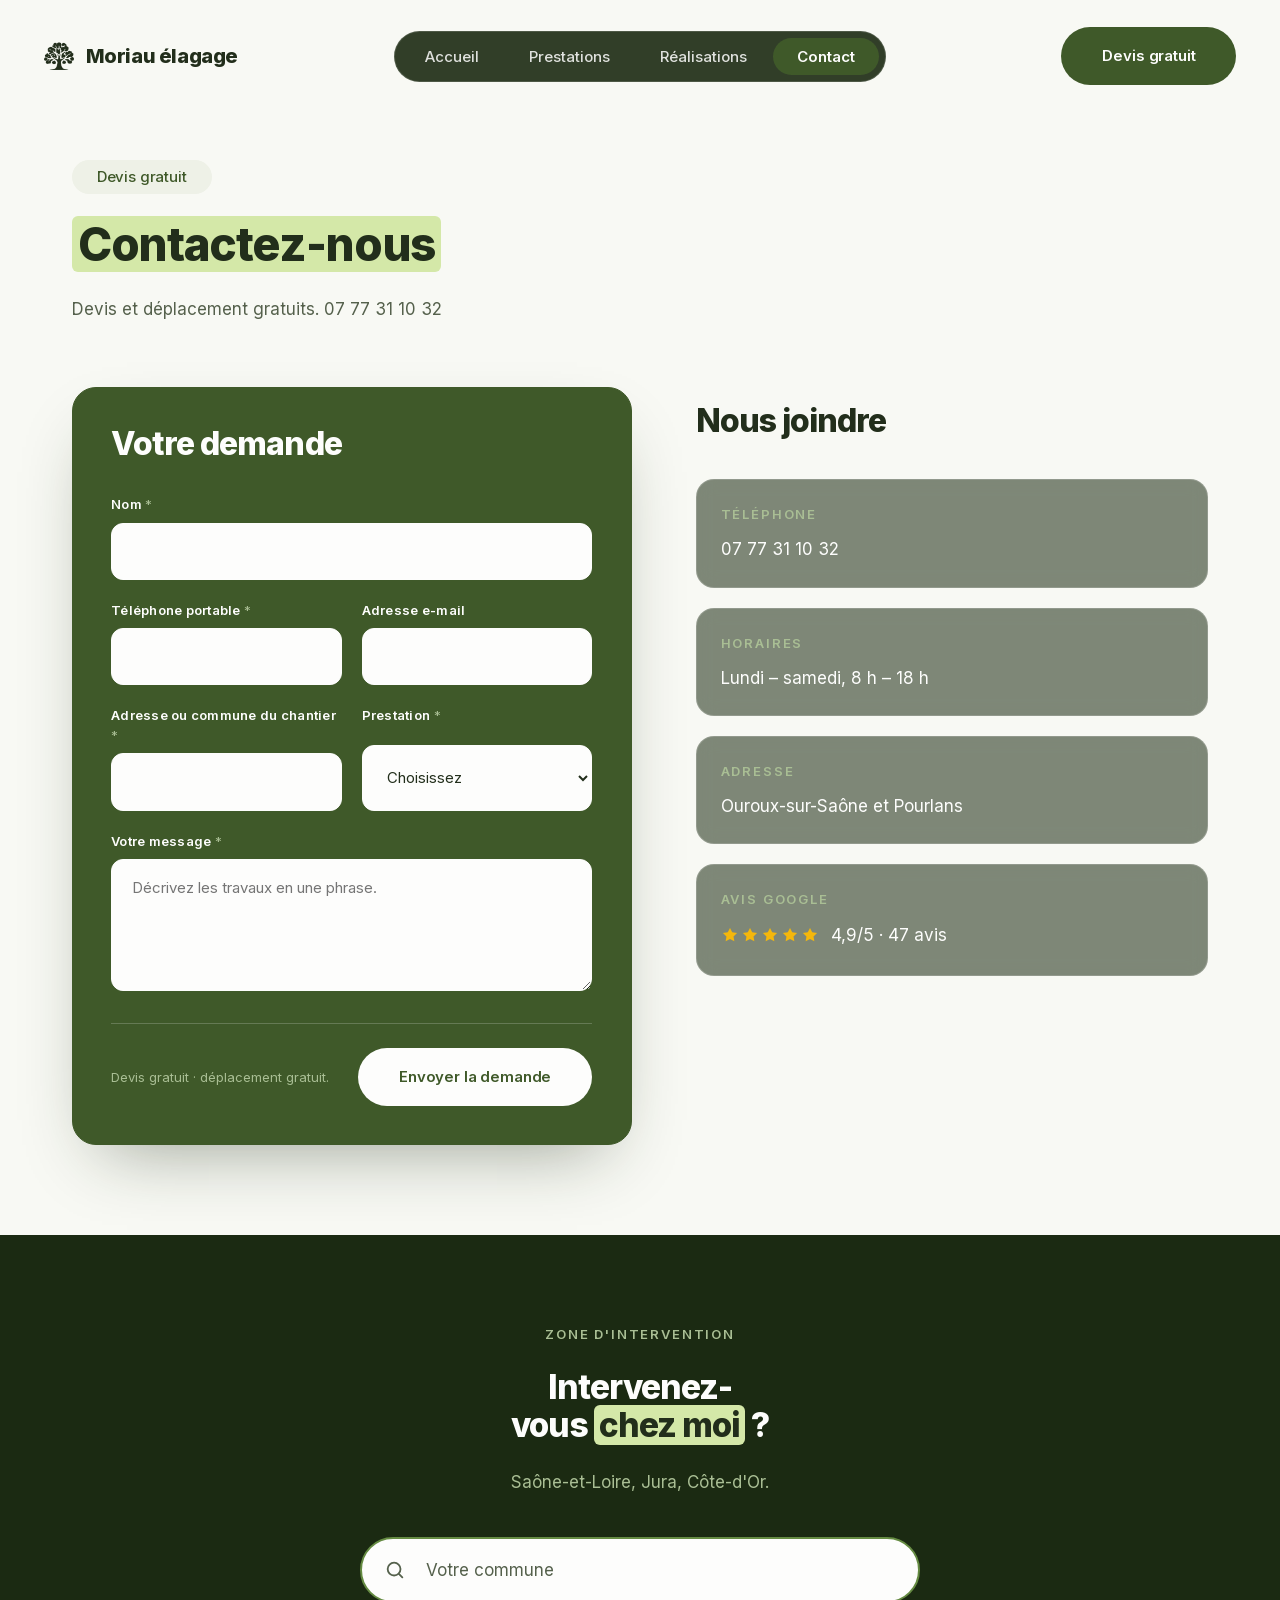
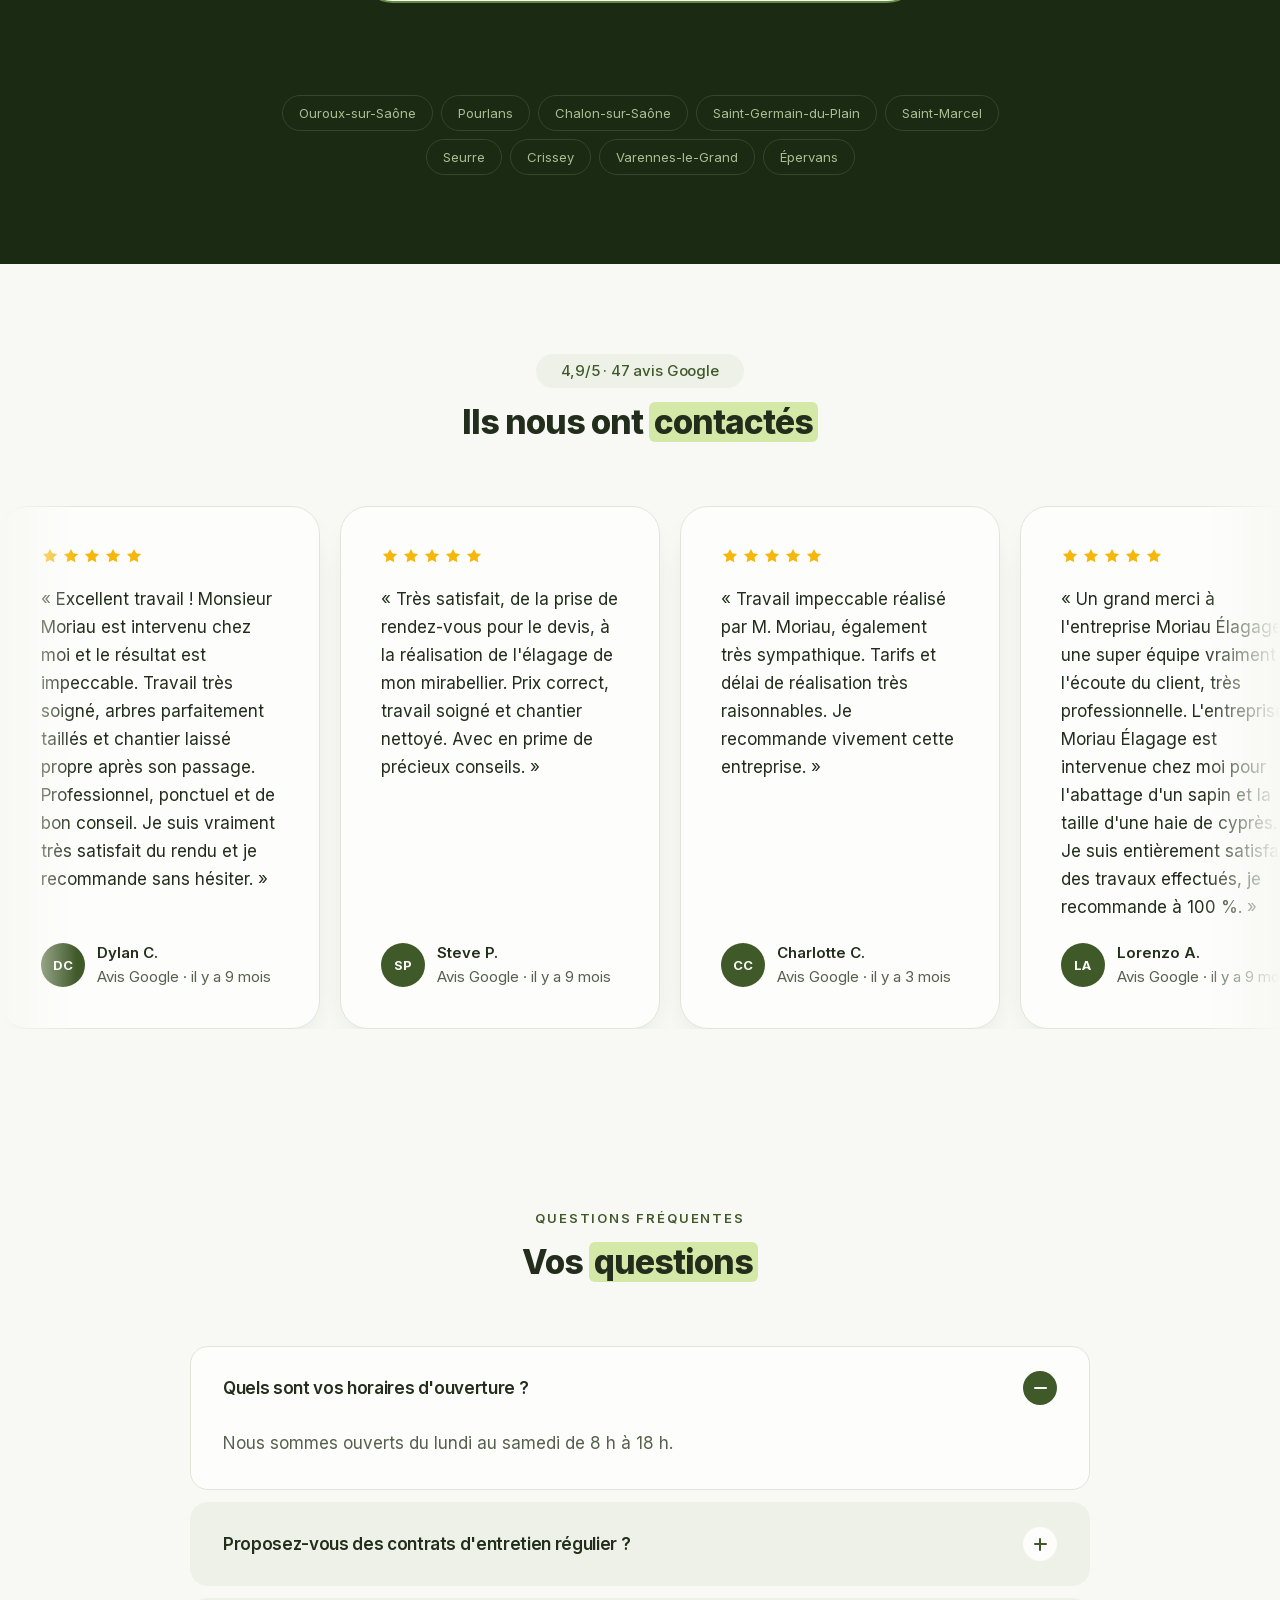
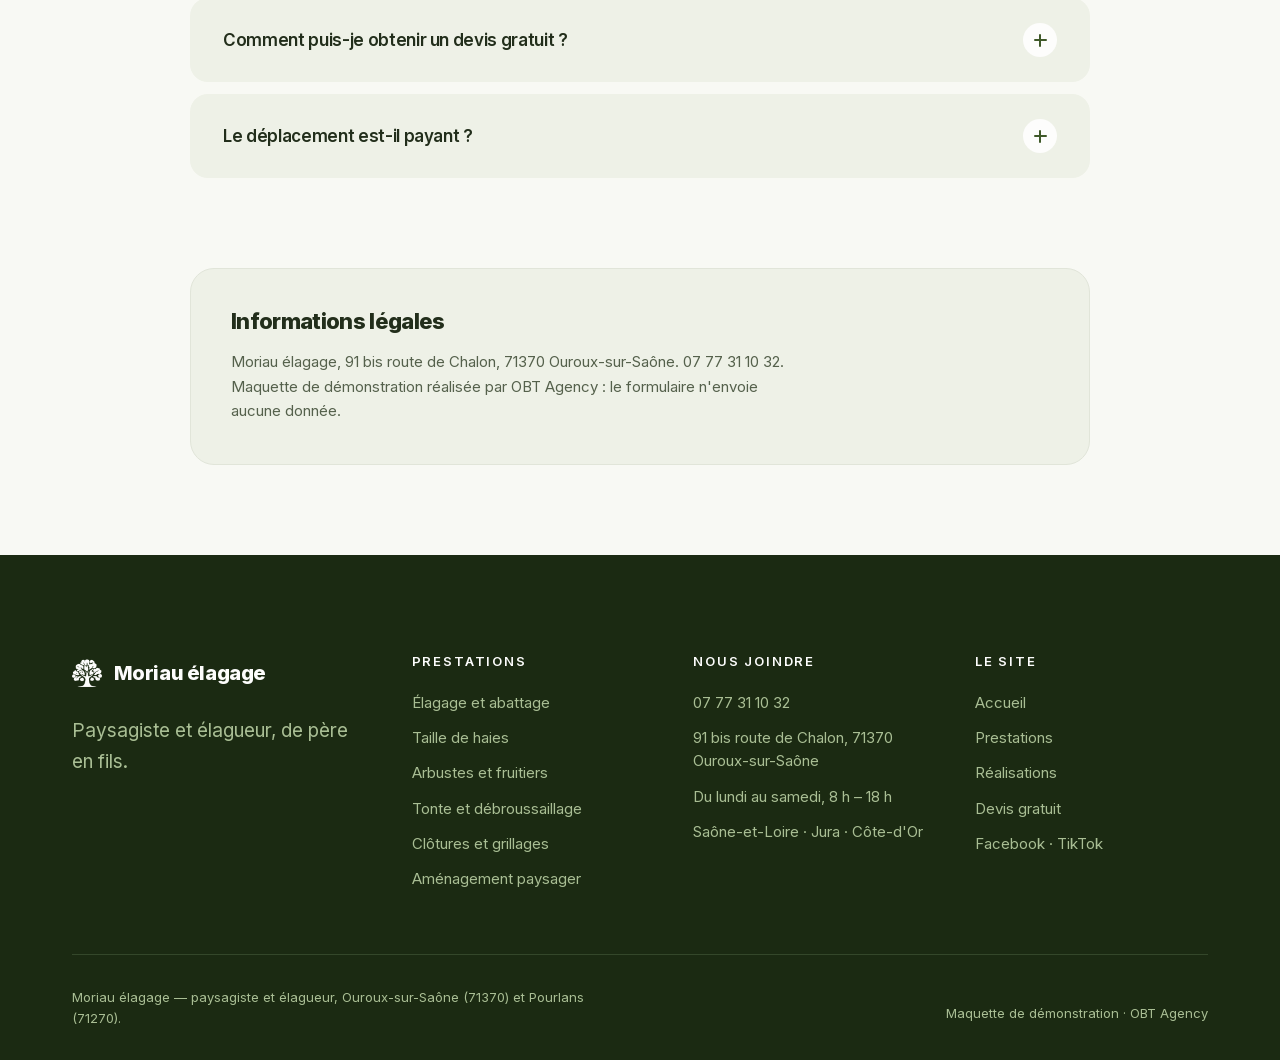
<file: contact.html>
<!doctype html>
<html lang="fr">
<head>
<meta charset="utf-8">
<meta name="viewport" content="width=device-width, initial-scale=1">
<title>Devis gratuit — Moriau élagage, Ouroux-sur-Saône</title>
<meta name="description" content="Demandez votre devis gratuit au 07 77 31 10 32 ou par le formulaire. Du lundi au samedi de 8 h à 18 h. Déplacement gratuit.">
<meta property="og:type" content="website">
<meta property="og:title" content="Devis gratuit — Moriau élagage, Ouroux-sur-Saône">
<meta property="og:description" content="Demandez votre devis gratuit au 07 77 31 10 32 ou par le formulaire. Du lundi au samedi de 8 h à 18 h. Déplacement gratuit.">
<meta property="og:image" content="assets/img/hero-nacelle.webp">
<meta property="og:locale" content="fr_FR">
<link rel="icon" href="assets/logo/favicon.png" type="image/png">
<link rel="stylesheet" href="css/tokens.css?v=f122d2f7">
<link rel="stylesheet" href="css/base.css?v=64ca1773">
<link rel="stylesheet" href="css/layout.css?v=60f12857">
<link rel="stylesheet" href="css/components.css?v=58f9e634">
<link rel="stylesheet" href="css/pages.css?v=31c4f749">
<link rel="stylesheet" href="css/apparitions.css?v=08bc9de2">
<link rel="stylesheet" href="css/moriau.css?v=20dde512">
<script>
(function () {
  var r = document.documentElement;
  if (window.matchMedia('(prefers-reduced-motion: reduce)').matches) return;
  r.dataset.anim = 'oui';
  addEventListener('load', function () {
    setTimeout(function () {
      if (!r.dataset.animPrete) r.removeAttribute('data-anim');
    }, 1000);
  });
})();
</script>
</head>
<body>
<a class="evitement" href="#principal">Aller au contenu</a>

<header class="entete" id="entete" data-fond="clair">
  <div class="entete__interieur">
    <a class="marque" href="index.html" aria-label="Moriau élagage, accueil">
      <span class="marque__signe marque__arbre" aria-hidden="true"></span>
      <span class="marque__nom">Moriau élagage</span>
    </a>

    <nav class="nav" id="menu" aria-label="Navigation principale">
      <a class="nav__lien" href="index.html">Accueil</a>
      <a class="nav__lien" href="services.html">Prestations</a>
      <a class="nav__lien" href="realisations.html">Réalisations</a>
      <a class="nav__lien" href="contact.html" aria-current="page">Contact</a>
      <div class="nav__action"><a class="bouton bouton--plein bouton--large" href="contact.html">Devis gratuit</a></div>
    </nav>

    <div class="entete__action">
      <a class="bouton bouton--entete" href="contact.html">Devis gratuit</a>
    </div>

    <button class="burger" type="button" aria-expanded="false" aria-controls="menu" aria-label="Ouvrir le menu">
      <span class="burger__trait"></span><span class="burger__trait"></span><span class="burger__trait"></span>
    </button>
  </div>
</header>

<main id="principal">

<section class="hero-page">
  <div class="contenu">
    <p class="badge badge--accent hero-page__badge">Devis gratuit</p>
    <h1 class="hero-page__titre"><span class="surligne">Contactez-nous</span></h1>
    <p class="hero-page__texte">Devis et déplacement gratuits. <a href="tel:+33777311032">07 77 31 10 32</a></p>
  </div>
</section>

<section class="section section--creme section--haut-nul" id="formulaire">
  <div class="contenu">
    <div class="formulaire-bloc formulaire-bloc--clair">
      <img class="visuel-photo visuel--pleine" src="assets/img/contact-fond.webp"
           width="1600" height="1200" fetchpriority="high"
           alt="Utilitaire et remorque de Moriau élagage sur un chantier.">

      <form class="formulaire" id="devis" novalidate>
        <div class="formulaire__corps">
          <h2 class="formulaire__titre">Votre demande</h2>

          <div class="champs">
            <div class="champ champ--plein">
              <label for="nom">Nom <span aria-hidden="true">*</span></label>
              <input type="text" id="nom" name="nom" autocomplete="name" required aria-describedby="err-nom">
              <p class="champ__erreur" id="err-nom">Indiquez votre nom.</p>
            </div>

            <div class="champ">
              <label for="telephone">Téléphone portable <span aria-hidden="true">*</span></label>
              <input type="tel" id="telephone" name="telephone" autocomplete="tel" required aria-describedby="err-telephone">
              <p class="champ__erreur" id="err-telephone">Indiquez un numéro à dix chiffres pour qu'on puisse vous rappeler.</p>
            </div>

            <div class="champ">
              <label for="email">Adresse e-mail</label>
              <input type="email" id="email" name="email" autocomplete="email">
            </div>

            <div class="champ">
              <label for="commune">Adresse ou commune du chantier <span aria-hidden="true">*</span></label>
              <input type="text" id="commune" name="commune" autocomplete="address-level2" required aria-describedby="err-commune">
              <p class="champ__erreur" id="err-commune">Indiquez la commune du chantier.</p>
            </div>

            <div class="champ">
              <label for="projet">Prestation <span aria-hidden="true">*</span></label>
              <select id="projet" name="projet" required aria-describedby="err-projet">
                <option value="">Choisissez</option>
                <option>Élagage, abattage</option>
                <option>Dessouchage</option>
                <option>Taille de haie</option>
                <option>Taille d'arbustes ou de fruitiers</option>
                <option>Tonte, débroussaillage</option>
                <option>Clôture, grillage</option>
                <option>Aménagement paysager</option>
                <option>Contrat d'entretien</option>
                <option>Autre</option>
              </select>
              <p class="champ__erreur" id="err-projet">Choisissez une prestation, même approximative.</p>
            </div>

            <div class="champ champ--plein">
              <label for="description">Votre message <span aria-hidden="true">*</span></label>
              <textarea id="description" name="description" required minlength="10" aria-describedby="err-description"
                        placeholder="Décrivez les travaux en une phrase."></textarea>
              <p class="champ__erreur" id="err-description">Une phrase suffit pour décrire les travaux.</p>
            </div>
          </div>

          <div class="formulaire__pied">
            <p class="formulaire__mention">Devis gratuit · déplacement gratuit.</p>
            <button class="bouton bouton--plein" type="submit">Envoyer la demande</button>
          </div>
        </div>

        <div class="formulaire__succes" role="status" aria-live="polite">
          <div class="formulaire__succes-signe">
            <svg viewBox="0 0 24 24" fill="none" stroke="currentColor" stroke-width="2.2" stroke-linecap="round" stroke-linejoin="round" aria-hidden="true"><path d="M5 12l5 5L20 7"/></svg>
          </div>
          <h3>Demande enregistrée</h3>
          <p id="succes-detail">Merci, nous revenons vers vous pour votre devis gratuit.</p>
          <p style="margin-block-start: var(--sp-8)">
            <button class="bouton bouton--contour" type="button" id="nouvelle-demande">Faire une autre demande</button>
          </p>
        </div>
      </form>

      <aside class="pratique">
        <h2 class="pratique__titre">Nous joindre</h2>
        <div class="pratique__liste">
          <div class="pratique__item">
            <p class="pratique__intitule">Téléphone</p>
            <p class="pratique__valeur"><a href="tel:+33777311032">07 77 31 10 32</a></p>
          </div>
          <div class="pratique__item">
            <p class="pratique__intitule">Horaires</p>
            <p class="pratique__valeur">Lundi – samedi, 8 h – 18 h</p>
          </div>
          <div class="pratique__item">
            <p class="pratique__intitule">Adresse</p>
            <p class="pratique__valeur">Ouroux-sur-Saône et Pourlans</p>
          </div>
          <div class="pratique__item">
            <p class="pratique__intitule">Avis Google</p>
            <p class="pratique__valeur"><a class="pratique__avis" href="https://maps.google.com/?cid=16493778770294044603" target="_blank" rel="noopener"><span class="etoiles" role="img" aria-label="5 étoiles sur 5"><svg viewBox="0 0 24 24" fill="currentColor" aria-hidden="true"><path d="M12 2.5l2.9 5.9 6.5.9-4.7 4.6 1.1 6.5L12 17.3 6.2 20.4l1.1-6.5L2.6 9.3l6.5-.9z"/></svg><svg viewBox="0 0 24 24" fill="currentColor" aria-hidden="true"><path d="M12 2.5l2.9 5.9 6.5.9-4.7 4.6 1.1 6.5L12 17.3 6.2 20.4l1.1-6.5L2.6 9.3l6.5-.9z"/></svg><svg viewBox="0 0 24 24" fill="currentColor" aria-hidden="true"><path d="M12 2.5l2.9 5.9 6.5.9-4.7 4.6 1.1 6.5L12 17.3 6.2 20.4l1.1-6.5L2.6 9.3l6.5-.9z"/></svg><svg viewBox="0 0 24 24" fill="currentColor" aria-hidden="true"><path d="M12 2.5l2.9 5.9 6.5.9-4.7 4.6 1.1 6.5L12 17.3 6.2 20.4l1.1-6.5L2.6 9.3l6.5-.9z"/></svg><svg viewBox="0 0 24 24" fill="currentColor" aria-hidden="true"><path d="M12 2.5l2.9 5.9 6.5.9-4.7 4.6 1.1 6.5L12 17.3 6.2 20.4l1.1-6.5L2.6 9.3l6.5-.9z"/></svg></span><span>4,9/5 · 47 avis</span></a></p>
          </div>
        </div>
      </aside>
    </div>
  </div>
</section>

<section class="section section--sombre">
  <div class="contenu">
    <div class="recherche">
      <p class="surtitre">Zone d'intervention</p>
      <h2 class="recherche__titre">Intervenez-vous <span class="surligne">chez moi</span>&nbsp;?</h2>
      <p class="section-chapo">Saône-et-Loire, Jura, Côte-d'Or.</p>

      <div class="recherche__champ">
        <label class="visuellement-cache" for="champ-commune">Votre commune</label>
        <svg viewBox="0 0 24 24" fill="none" stroke="currentColor" stroke-width="2" stroke-linecap="round" stroke-linejoin="round" aria-hidden="true"><circle cx="11" cy="11" r="7"/><path d="M20 20l-3.5-3.5"/></svg>
        <input type="text" id="champ-commune" placeholder="Votre commune" autocomplete="off">
      </div>

      <p class="recherche__reponse" id="reponse-commune" role="status" aria-live="polite"></p>

      <div class="communes">
        <span class="commune">Ouroux-sur-Saône</span>
        <span class="commune">Pourlans</span>
        <span class="commune">Chalon-sur-Saône</span>
        <span class="commune">Saint-Germain-du-Plain</span>
        <span class="commune">Saint-Marcel</span>
        <span class="commune">Seurre</span>
        <span class="commune">Crissey</span>
        <span class="commune">Varennes-le-Grand</span>
        <span class="commune">Épervans</span>
      </div>
    </div>
  </div>
</section>

<section class="section section--creme">
  <div class="contenu">
    <div class="section-entete section-entete--centre">
      <p class="badge badge--accent">4,9/5 · 47 avis Google</p>
      <h2 class="section-titre">Ils nous ont <span class="surligne">contactés</span></h2>
    </div>
    </div>
    <div class="avis-bande" role="region" aria-label="Avis Google de nos clients">
      <div class="avis-bande__piste">
        <div class="avis-bande__groupe">
          <figure class="carte avis-carte">
            <span class="etoiles" role="img" aria-label="5 étoiles sur 5"><svg viewBox="0 0 24 24" fill="currentColor" aria-hidden="true"><path d="M12 2.5l2.9 5.9 6.5.9-4.7 4.6 1.1 6.5L12 17.3 6.2 20.4l1.1-6.5L2.6 9.3l6.5-.9z"/></svg><svg viewBox="0 0 24 24" fill="currentColor" aria-hidden="true"><path d="M12 2.5l2.9 5.9 6.5.9-4.7 4.6 1.1 6.5L12 17.3 6.2 20.4l1.1-6.5L2.6 9.3l6.5-.9z"/></svg><svg viewBox="0 0 24 24" fill="currentColor" aria-hidden="true"><path d="M12 2.5l2.9 5.9 6.5.9-4.7 4.6 1.1 6.5L12 17.3 6.2 20.4l1.1-6.5L2.6 9.3l6.5-.9z"/></svg><svg viewBox="0 0 24 24" fill="currentColor" aria-hidden="true"><path d="M12 2.5l2.9 5.9 6.5.9-4.7 4.6 1.1 6.5L12 17.3 6.2 20.4l1.1-6.5L2.6 9.3l6.5-.9z"/></svg><svg viewBox="0 0 24 24" fill="currentColor" aria-hidden="true"><path d="M12 2.5l2.9 5.9 6.5.9-4.7 4.6 1.1 6.5L12 17.3 6.2 20.4l1.1-6.5L2.6 9.3l6.5-.9z"/></svg></span>
            <blockquote class="avis-carte__texte">« Excellent travail ! Monsieur Moriau est intervenu chez moi et le résultat est impeccable. Travail très soigné, arbres parfaitement taillés et chantier laissé propre après son passage. Professionnel, ponctuel et de bon conseil. Je suis vraiment très satisfait du rendu et je recommande sans hésiter. »</blockquote>
            <figcaption class="avis-carte__auteur"><span class="pastille" aria-hidden="true">DC</span>
              <span><strong>Dylan C.</strong><br><span>Avis Google · il y a 9 mois</span></span></figcaption>
          </figure>
          <figure class="carte avis-carte">
            <span class="etoiles" role="img" aria-label="5 étoiles sur 5"><svg viewBox="0 0 24 24" fill="currentColor" aria-hidden="true"><path d="M12 2.5l2.9 5.9 6.5.9-4.7 4.6 1.1 6.5L12 17.3 6.2 20.4l1.1-6.5L2.6 9.3l6.5-.9z"/></svg><svg viewBox="0 0 24 24" fill="currentColor" aria-hidden="true"><path d="M12 2.5l2.9 5.9 6.5.9-4.7 4.6 1.1 6.5L12 17.3 6.2 20.4l1.1-6.5L2.6 9.3l6.5-.9z"/></svg><svg viewBox="0 0 24 24" fill="currentColor" aria-hidden="true"><path d="M12 2.5l2.9 5.9 6.5.9-4.7 4.6 1.1 6.5L12 17.3 6.2 20.4l1.1-6.5L2.6 9.3l6.5-.9z"/></svg><svg viewBox="0 0 24 24" fill="currentColor" aria-hidden="true"><path d="M12 2.5l2.9 5.9 6.5.9-4.7 4.6 1.1 6.5L12 17.3 6.2 20.4l1.1-6.5L2.6 9.3l6.5-.9z"/></svg><svg viewBox="0 0 24 24" fill="currentColor" aria-hidden="true"><path d="M12 2.5l2.9 5.9 6.5.9-4.7 4.6 1.1 6.5L12 17.3 6.2 20.4l1.1-6.5L2.6 9.3l6.5-.9z"/></svg></span>
            <blockquote class="avis-carte__texte">« Très satisfait, de la prise de rendez-vous pour le devis, à la réalisation de l'élagage de mon mirabellier. Prix correct, travail soigné et chantier nettoyé. Avec en prime de précieux conseils. »</blockquote>
            <figcaption class="avis-carte__auteur"><span class="pastille" aria-hidden="true">SP</span>
              <span><strong>Steve P.</strong><br><span>Avis Google · il y a 9 mois</span></span></figcaption>
          </figure>
          <figure class="carte avis-carte">
            <span class="etoiles" role="img" aria-label="5 étoiles sur 5"><svg viewBox="0 0 24 24" fill="currentColor" aria-hidden="true"><path d="M12 2.5l2.9 5.9 6.5.9-4.7 4.6 1.1 6.5L12 17.3 6.2 20.4l1.1-6.5L2.6 9.3l6.5-.9z"/></svg><svg viewBox="0 0 24 24" fill="currentColor" aria-hidden="true"><path d="M12 2.5l2.9 5.9 6.5.9-4.7 4.6 1.1 6.5L12 17.3 6.2 20.4l1.1-6.5L2.6 9.3l6.5-.9z"/></svg><svg viewBox="0 0 24 24" fill="currentColor" aria-hidden="true"><path d="M12 2.5l2.9 5.9 6.5.9-4.7 4.6 1.1 6.5L12 17.3 6.2 20.4l1.1-6.5L2.6 9.3l6.5-.9z"/></svg><svg viewBox="0 0 24 24" fill="currentColor" aria-hidden="true"><path d="M12 2.5l2.9 5.9 6.5.9-4.7 4.6 1.1 6.5L12 17.3 6.2 20.4l1.1-6.5L2.6 9.3l6.5-.9z"/></svg><svg viewBox="0 0 24 24" fill="currentColor" aria-hidden="true"><path d="M12 2.5l2.9 5.9 6.5.9-4.7 4.6 1.1 6.5L12 17.3 6.2 20.4l1.1-6.5L2.6 9.3l6.5-.9z"/></svg></span>
            <blockquote class="avis-carte__texte">« Travail impeccable réalisé par M. Moriau, également très sympathique. Tarifs et délai de réalisation très raisonnables. Je recommande vivement cette entreprise. »</blockquote>
            <figcaption class="avis-carte__auteur"><span class="pastille" aria-hidden="true">CC</span>
              <span><strong>Charlotte C.</strong><br><span>Avis Google · il y a 3 mois</span></span></figcaption>
          </figure>
          <figure class="carte avis-carte">
            <span class="etoiles" role="img" aria-label="5 étoiles sur 5"><svg viewBox="0 0 24 24" fill="currentColor" aria-hidden="true"><path d="M12 2.5l2.9 5.9 6.5.9-4.7 4.6 1.1 6.5L12 17.3 6.2 20.4l1.1-6.5L2.6 9.3l6.5-.9z"/></svg><svg viewBox="0 0 24 24" fill="currentColor" aria-hidden="true"><path d="M12 2.5l2.9 5.9 6.5.9-4.7 4.6 1.1 6.5L12 17.3 6.2 20.4l1.1-6.5L2.6 9.3l6.5-.9z"/></svg><svg viewBox="0 0 24 24" fill="currentColor" aria-hidden="true"><path d="M12 2.5l2.9 5.9 6.5.9-4.7 4.6 1.1 6.5L12 17.3 6.2 20.4l1.1-6.5L2.6 9.3l6.5-.9z"/></svg><svg viewBox="0 0 24 24" fill="currentColor" aria-hidden="true"><path d="M12 2.5l2.9 5.9 6.5.9-4.7 4.6 1.1 6.5L12 17.3 6.2 20.4l1.1-6.5L2.6 9.3l6.5-.9z"/></svg><svg viewBox="0 0 24 24" fill="currentColor" aria-hidden="true"><path d="M12 2.5l2.9 5.9 6.5.9-4.7 4.6 1.1 6.5L12 17.3 6.2 20.4l1.1-6.5L2.6 9.3l6.5-.9z"/></svg></span>
            <blockquote class="avis-carte__texte">« Un grand merci à l'entreprise Moriau Élagage, une super équipe vraiment à l'écoute du client, très professionnelle. L'entreprise Moriau Élagage est intervenue chez moi pour l'abattage d'un sapin et la taille d'une haie de cyprès. Je suis entièrement satisfait des travaux effectués, je recommande à 100 %. »</blockquote>
            <figcaption class="avis-carte__auteur"><span class="pastille" aria-hidden="true">LA</span>
              <span><strong>Lorenzo A.</strong><br><span>Avis Google · il y a 9 mois</span></span></figcaption>
          </figure>
          <figure class="carte avis-carte">
            <span class="etoiles" role="img" aria-label="5 étoiles sur 5"><svg viewBox="0 0 24 24" fill="currentColor" aria-hidden="true"><path d="M12 2.5l2.9 5.9 6.5.9-4.7 4.6 1.1 6.5L12 17.3 6.2 20.4l1.1-6.5L2.6 9.3l6.5-.9z"/></svg><svg viewBox="0 0 24 24" fill="currentColor" aria-hidden="true"><path d="M12 2.5l2.9 5.9 6.5.9-4.7 4.6 1.1 6.5L12 17.3 6.2 20.4l1.1-6.5L2.6 9.3l6.5-.9z"/></svg><svg viewBox="0 0 24 24" fill="currentColor" aria-hidden="true"><path d="M12 2.5l2.9 5.9 6.5.9-4.7 4.6 1.1 6.5L12 17.3 6.2 20.4l1.1-6.5L2.6 9.3l6.5-.9z"/></svg><svg viewBox="0 0 24 24" fill="currentColor" aria-hidden="true"><path d="M12 2.5l2.9 5.9 6.5.9-4.7 4.6 1.1 6.5L12 17.3 6.2 20.4l1.1-6.5L2.6 9.3l6.5-.9z"/></svg><svg viewBox="0 0 24 24" fill="currentColor" aria-hidden="true"><path d="M12 2.5l2.9 5.9 6.5.9-4.7 4.6 1.1 6.5L12 17.3 6.2 20.4l1.1-6.5L2.6 9.3l6.5-.9z"/></svg></span>
            <blockquote class="avis-carte__texte">« Très bonne prestation, travail soigné, très professionnelle et chantier laissé propre. Je recommande sans hésitation. »</blockquote>
            <figcaption class="avis-carte__auteur"><span class="pastille" aria-hidden="true">WK</span>
              <span><strong>Wyatt K.</strong><br><span>Avis Google · il y a 9 mois</span></span></figcaption>
          </figure>
          <figure class="carte avis-carte">
            <span class="etoiles" role="img" aria-label="5 étoiles sur 5"><svg viewBox="0 0 24 24" fill="currentColor" aria-hidden="true"><path d="M12 2.5l2.9 5.9 6.5.9-4.7 4.6 1.1 6.5L12 17.3 6.2 20.4l1.1-6.5L2.6 9.3l6.5-.9z"/></svg><svg viewBox="0 0 24 24" fill="currentColor" aria-hidden="true"><path d="M12 2.5l2.9 5.9 6.5.9-4.7 4.6 1.1 6.5L12 17.3 6.2 20.4l1.1-6.5L2.6 9.3l6.5-.9z"/></svg><svg viewBox="0 0 24 24" fill="currentColor" aria-hidden="true"><path d="M12 2.5l2.9 5.9 6.5.9-4.7 4.6 1.1 6.5L12 17.3 6.2 20.4l1.1-6.5L2.6 9.3l6.5-.9z"/></svg><svg viewBox="0 0 24 24" fill="currentColor" aria-hidden="true"><path d="M12 2.5l2.9 5.9 6.5.9-4.7 4.6 1.1 6.5L12 17.3 6.2 20.4l1.1-6.5L2.6 9.3l6.5-.9z"/></svg><svg viewBox="0 0 24 24" fill="currentColor" aria-hidden="true"><path d="M12 2.5l2.9 5.9 6.5.9-4.7 4.6 1.1 6.5L12 17.3 6.2 20.4l1.1-6.5L2.6 9.3l6.5-.9z"/></svg></span>
            <blockquote class="avis-carte__texte">« Très réactif à la demande de devis, travail soigné, prix correct, je recommande ! »</blockquote>
            <figcaption class="avis-carte__auteur"><span class="pastille" aria-hidden="true">CG</span>
              <span><strong>Client Google</strong><br><span>Avis Google · il y a 7 mois</span></span></figcaption>
          </figure>
          <figure class="carte avis-carte">
            <span class="etoiles" role="img" aria-label="5 étoiles sur 5"><svg viewBox="0 0 24 24" fill="currentColor" aria-hidden="true"><path d="M12 2.5l2.9 5.9 6.5.9-4.7 4.6 1.1 6.5L12 17.3 6.2 20.4l1.1-6.5L2.6 9.3l6.5-.9z"/></svg><svg viewBox="0 0 24 24" fill="currentColor" aria-hidden="true"><path d="M12 2.5l2.9 5.9 6.5.9-4.7 4.6 1.1 6.5L12 17.3 6.2 20.4l1.1-6.5L2.6 9.3l6.5-.9z"/></svg><svg viewBox="0 0 24 24" fill="currentColor" aria-hidden="true"><path d="M12 2.5l2.9 5.9 6.5.9-4.7 4.6 1.1 6.5L12 17.3 6.2 20.4l1.1-6.5L2.6 9.3l6.5-.9z"/></svg><svg viewBox="0 0 24 24" fill="currentColor" aria-hidden="true"><path d="M12 2.5l2.9 5.9 6.5.9-4.7 4.6 1.1 6.5L12 17.3 6.2 20.4l1.1-6.5L2.6 9.3l6.5-.9z"/></svg><svg viewBox="0 0 24 24" fill="currentColor" aria-hidden="true"><path d="M12 2.5l2.9 5.9 6.5.9-4.7 4.6 1.1 6.5L12 17.3 6.2 20.4l1.1-6.5L2.6 9.3l6.5-.9z"/></svg></span>
            <blockquote class="avis-carte__texte">« Les travaux demandés ont été respectés, équipe souriante et professionnelle. Je recommande. »</blockquote>
            <figcaption class="avis-carte__auteur"><span class="pastille" aria-hidden="true">CG</span>
              <span><strong>Client Google</strong><br><span>Avis Google · il y a 6 mois</span></span></figcaption>
          </figure>
          <figure class="carte avis-carte">
            <span class="etoiles" role="img" aria-label="5 étoiles sur 5"><svg viewBox="0 0 24 24" fill="currentColor" aria-hidden="true"><path d="M12 2.5l2.9 5.9 6.5.9-4.7 4.6 1.1 6.5L12 17.3 6.2 20.4l1.1-6.5L2.6 9.3l6.5-.9z"/></svg><svg viewBox="0 0 24 24" fill="currentColor" aria-hidden="true"><path d="M12 2.5l2.9 5.9 6.5.9-4.7 4.6 1.1 6.5L12 17.3 6.2 20.4l1.1-6.5L2.6 9.3l6.5-.9z"/></svg><svg viewBox="0 0 24 24" fill="currentColor" aria-hidden="true"><path d="M12 2.5l2.9 5.9 6.5.9-4.7 4.6 1.1 6.5L12 17.3 6.2 20.4l1.1-6.5L2.6 9.3l6.5-.9z"/></svg><svg viewBox="0 0 24 24" fill="currentColor" aria-hidden="true"><path d="M12 2.5l2.9 5.9 6.5.9-4.7 4.6 1.1 6.5L12 17.3 6.2 20.4l1.1-6.5L2.6 9.3l6.5-.9z"/></svg><svg viewBox="0 0 24 24" fill="currentColor" aria-hidden="true"><path d="M12 2.5l2.9 5.9 6.5.9-4.7 4.6 1.1 6.5L12 17.3 6.2 20.4l1.1-6.5L2.6 9.3l6.5-.9z"/></svg></span>
            <blockquote class="avis-carte__texte">« J'ai fait récemment appel à Monsieur Moriau, très satisfait du résultat. Travail soigné, personne très discrète et polie. Je recommande. »</blockquote>
            <figcaption class="avis-carte__auteur"><span class="pastille" aria-hidden="true">CG</span>
              <span><strong>Client Google</strong><br><span>Avis Google · il y a 9 mois</span></span></figcaption>
          </figure>
          <figure class="carte avis-carte">
            <span class="etoiles" role="img" aria-label="5 étoiles sur 5"><svg viewBox="0 0 24 24" fill="currentColor" aria-hidden="true"><path d="M12 2.5l2.9 5.9 6.5.9-4.7 4.6 1.1 6.5L12 17.3 6.2 20.4l1.1-6.5L2.6 9.3l6.5-.9z"/></svg><svg viewBox="0 0 24 24" fill="currentColor" aria-hidden="true"><path d="M12 2.5l2.9 5.9 6.5.9-4.7 4.6 1.1 6.5L12 17.3 6.2 20.4l1.1-6.5L2.6 9.3l6.5-.9z"/></svg><svg viewBox="0 0 24 24" fill="currentColor" aria-hidden="true"><path d="M12 2.5l2.9 5.9 6.5.9-4.7 4.6 1.1 6.5L12 17.3 6.2 20.4l1.1-6.5L2.6 9.3l6.5-.9z"/></svg><svg viewBox="0 0 24 24" fill="currentColor" aria-hidden="true"><path d="M12 2.5l2.9 5.9 6.5.9-4.7 4.6 1.1 6.5L12 17.3 6.2 20.4l1.1-6.5L2.6 9.3l6.5-.9z"/></svg><svg viewBox="0 0 24 24" fill="currentColor" aria-hidden="true"><path d="M12 2.5l2.9 5.9 6.5.9-4.7 4.6 1.1 6.5L12 17.3 6.2 20.4l1.1-6.5L2.6 9.3l6.5-.9z"/></svg></span>
            <blockquote class="avis-carte__texte">« Entreprise très sérieuse et prix raisonnable, je recommande. »</blockquote>
            <figcaption class="avis-carte__auteur"><span class="pastille" aria-hidden="true">K</span>
              <span><strong>Kevin</strong><br><span>Avis Google · il y a 9 mois</span></span></figcaption>
          </figure>
        </div>
        <div class="avis-bande__groupe" aria-hidden="true">
          <figure class="carte avis-carte">
            <span class="etoiles" role="img" aria-label="5 étoiles sur 5"><svg viewBox="0 0 24 24" fill="currentColor" aria-hidden="true"><path d="M12 2.5l2.9 5.9 6.5.9-4.7 4.6 1.1 6.5L12 17.3 6.2 20.4l1.1-6.5L2.6 9.3l6.5-.9z"/></svg><svg viewBox="0 0 24 24" fill="currentColor" aria-hidden="true"><path d="M12 2.5l2.9 5.9 6.5.9-4.7 4.6 1.1 6.5L12 17.3 6.2 20.4l1.1-6.5L2.6 9.3l6.5-.9z"/></svg><svg viewBox="0 0 24 24" fill="currentColor" aria-hidden="true"><path d="M12 2.5l2.9 5.9 6.5.9-4.7 4.6 1.1 6.5L12 17.3 6.2 20.4l1.1-6.5L2.6 9.3l6.5-.9z"/></svg><svg viewBox="0 0 24 24" fill="currentColor" aria-hidden="true"><path d="M12 2.5l2.9 5.9 6.5.9-4.7 4.6 1.1 6.5L12 17.3 6.2 20.4l1.1-6.5L2.6 9.3l6.5-.9z"/></svg><svg viewBox="0 0 24 24" fill="currentColor" aria-hidden="true"><path d="M12 2.5l2.9 5.9 6.5.9-4.7 4.6 1.1 6.5L12 17.3 6.2 20.4l1.1-6.5L2.6 9.3l6.5-.9z"/></svg></span>
            <blockquote class="avis-carte__texte">« Excellent travail ! Monsieur Moriau est intervenu chez moi et le résultat est impeccable. Travail très soigné, arbres parfaitement taillés et chantier laissé propre après son passage. Professionnel, ponctuel et de bon conseil. Je suis vraiment très satisfait du rendu et je recommande sans hésiter. »</blockquote>
            <figcaption class="avis-carte__auteur"><span class="pastille" aria-hidden="true">DC</span>
              <span><strong>Dylan C.</strong><br><span>Avis Google · il y a 9 mois</span></span></figcaption>
          </figure>
          <figure class="carte avis-carte">
            <span class="etoiles" role="img" aria-label="5 étoiles sur 5"><svg viewBox="0 0 24 24" fill="currentColor" aria-hidden="true"><path d="M12 2.5l2.9 5.9 6.5.9-4.7 4.6 1.1 6.5L12 17.3 6.2 20.4l1.1-6.5L2.6 9.3l6.5-.9z"/></svg><svg viewBox="0 0 24 24" fill="currentColor" aria-hidden="true"><path d="M12 2.5l2.9 5.9 6.5.9-4.7 4.6 1.1 6.5L12 17.3 6.2 20.4l1.1-6.5L2.6 9.3l6.5-.9z"/></svg><svg viewBox="0 0 24 24" fill="currentColor" aria-hidden="true"><path d="M12 2.5l2.9 5.9 6.5.9-4.7 4.6 1.1 6.5L12 17.3 6.2 20.4l1.1-6.5L2.6 9.3l6.5-.9z"/></svg><svg viewBox="0 0 24 24" fill="currentColor" aria-hidden="true"><path d="M12 2.5l2.9 5.9 6.5.9-4.7 4.6 1.1 6.5L12 17.3 6.2 20.4l1.1-6.5L2.6 9.3l6.5-.9z"/></svg><svg viewBox="0 0 24 24" fill="currentColor" aria-hidden="true"><path d="M12 2.5l2.9 5.9 6.5.9-4.7 4.6 1.1 6.5L12 17.3 6.2 20.4l1.1-6.5L2.6 9.3l6.5-.9z"/></svg></span>
            <blockquote class="avis-carte__texte">« Très satisfait, de la prise de rendez-vous pour le devis, à la réalisation de l'élagage de mon mirabellier. Prix correct, travail soigné et chantier nettoyé. Avec en prime de précieux conseils. »</blockquote>
            <figcaption class="avis-carte__auteur"><span class="pastille" aria-hidden="true">SP</span>
              <span><strong>Steve P.</strong><br><span>Avis Google · il y a 9 mois</span></span></figcaption>
          </figure>
          <figure class="carte avis-carte">
            <span class="etoiles" role="img" aria-label="5 étoiles sur 5"><svg viewBox="0 0 24 24" fill="currentColor" aria-hidden="true"><path d="M12 2.5l2.9 5.9 6.5.9-4.7 4.6 1.1 6.5L12 17.3 6.2 20.4l1.1-6.5L2.6 9.3l6.5-.9z"/></svg><svg viewBox="0 0 24 24" fill="currentColor" aria-hidden="true"><path d="M12 2.5l2.9 5.9 6.5.9-4.7 4.6 1.1 6.5L12 17.3 6.2 20.4l1.1-6.5L2.6 9.3l6.5-.9z"/></svg><svg viewBox="0 0 24 24" fill="currentColor" aria-hidden="true"><path d="M12 2.5l2.9 5.9 6.5.9-4.7 4.6 1.1 6.5L12 17.3 6.2 20.4l1.1-6.5L2.6 9.3l6.5-.9z"/></svg><svg viewBox="0 0 24 24" fill="currentColor" aria-hidden="true"><path d="M12 2.5l2.9 5.9 6.5.9-4.7 4.6 1.1 6.5L12 17.3 6.2 20.4l1.1-6.5L2.6 9.3l6.5-.9z"/></svg><svg viewBox="0 0 24 24" fill="currentColor" aria-hidden="true"><path d="M12 2.5l2.9 5.9 6.5.9-4.7 4.6 1.1 6.5L12 17.3 6.2 20.4l1.1-6.5L2.6 9.3l6.5-.9z"/></svg></span>
            <blockquote class="avis-carte__texte">« Travail impeccable réalisé par M. Moriau, également très sympathique. Tarifs et délai de réalisation très raisonnables. Je recommande vivement cette entreprise. »</blockquote>
            <figcaption class="avis-carte__auteur"><span class="pastille" aria-hidden="true">CC</span>
              <span><strong>Charlotte C.</strong><br><span>Avis Google · il y a 3 mois</span></span></figcaption>
          </figure>
          <figure class="carte avis-carte">
            <span class="etoiles" role="img" aria-label="5 étoiles sur 5"><svg viewBox="0 0 24 24" fill="currentColor" aria-hidden="true"><path d="M12 2.5l2.9 5.9 6.5.9-4.7 4.6 1.1 6.5L12 17.3 6.2 20.4l1.1-6.5L2.6 9.3l6.5-.9z"/></svg><svg viewBox="0 0 24 24" fill="currentColor" aria-hidden="true"><path d="M12 2.5l2.9 5.9 6.5.9-4.7 4.6 1.1 6.5L12 17.3 6.2 20.4l1.1-6.5L2.6 9.3l6.5-.9z"/></svg><svg viewBox="0 0 24 24" fill="currentColor" aria-hidden="true"><path d="M12 2.5l2.9 5.9 6.5.9-4.7 4.6 1.1 6.5L12 17.3 6.2 20.4l1.1-6.5L2.6 9.3l6.5-.9z"/></svg><svg viewBox="0 0 24 24" fill="currentColor" aria-hidden="true"><path d="M12 2.5l2.9 5.9 6.5.9-4.7 4.6 1.1 6.5L12 17.3 6.2 20.4l1.1-6.5L2.6 9.3l6.5-.9z"/></svg><svg viewBox="0 0 24 24" fill="currentColor" aria-hidden="true"><path d="M12 2.5l2.9 5.9 6.5.9-4.7 4.6 1.1 6.5L12 17.3 6.2 20.4l1.1-6.5L2.6 9.3l6.5-.9z"/></svg></span>
            <blockquote class="avis-carte__texte">« Un grand merci à l'entreprise Moriau Élagage, une super équipe vraiment à l'écoute du client, très professionnelle. L'entreprise Moriau Élagage est intervenue chez moi pour l'abattage d'un sapin et la taille d'une haie de cyprès. Je suis entièrement satisfait des travaux effectués, je recommande à 100 %. »</blockquote>
            <figcaption class="avis-carte__auteur"><span class="pastille" aria-hidden="true">LA</span>
              <span><strong>Lorenzo A.</strong><br><span>Avis Google · il y a 9 mois</span></span></figcaption>
          </figure>
          <figure class="carte avis-carte">
            <span class="etoiles" role="img" aria-label="5 étoiles sur 5"><svg viewBox="0 0 24 24" fill="currentColor" aria-hidden="true"><path d="M12 2.5l2.9 5.9 6.5.9-4.7 4.6 1.1 6.5L12 17.3 6.2 20.4l1.1-6.5L2.6 9.3l6.5-.9z"/></svg><svg viewBox="0 0 24 24" fill="currentColor" aria-hidden="true"><path d="M12 2.5l2.9 5.9 6.5.9-4.7 4.6 1.1 6.5L12 17.3 6.2 20.4l1.1-6.5L2.6 9.3l6.5-.9z"/></svg><svg viewBox="0 0 24 24" fill="currentColor" aria-hidden="true"><path d="M12 2.5l2.9 5.9 6.5.9-4.7 4.6 1.1 6.5L12 17.3 6.2 20.4l1.1-6.5L2.6 9.3l6.5-.9z"/></svg><svg viewBox="0 0 24 24" fill="currentColor" aria-hidden="true"><path d="M12 2.5l2.9 5.9 6.5.9-4.7 4.6 1.1 6.5L12 17.3 6.2 20.4l1.1-6.5L2.6 9.3l6.5-.9z"/></svg><svg viewBox="0 0 24 24" fill="currentColor" aria-hidden="true"><path d="M12 2.5l2.9 5.9 6.5.9-4.7 4.6 1.1 6.5L12 17.3 6.2 20.4l1.1-6.5L2.6 9.3l6.5-.9z"/></svg></span>
            <blockquote class="avis-carte__texte">« Très bonne prestation, travail soigné, très professionnelle et chantier laissé propre. Je recommande sans hésitation. »</blockquote>
            <figcaption class="avis-carte__auteur"><span class="pastille" aria-hidden="true">WK</span>
              <span><strong>Wyatt K.</strong><br><span>Avis Google · il y a 9 mois</span></span></figcaption>
          </figure>
          <figure class="carte avis-carte">
            <span class="etoiles" role="img" aria-label="5 étoiles sur 5"><svg viewBox="0 0 24 24" fill="currentColor" aria-hidden="true"><path d="M12 2.5l2.9 5.9 6.5.9-4.7 4.6 1.1 6.5L12 17.3 6.2 20.4l1.1-6.5L2.6 9.3l6.5-.9z"/></svg><svg viewBox="0 0 24 24" fill="currentColor" aria-hidden="true"><path d="M12 2.5l2.9 5.9 6.5.9-4.7 4.6 1.1 6.5L12 17.3 6.2 20.4l1.1-6.5L2.6 9.3l6.5-.9z"/></svg><svg viewBox="0 0 24 24" fill="currentColor" aria-hidden="true"><path d="M12 2.5l2.9 5.9 6.5.9-4.7 4.6 1.1 6.5L12 17.3 6.2 20.4l1.1-6.5L2.6 9.3l6.5-.9z"/></svg><svg viewBox="0 0 24 24" fill="currentColor" aria-hidden="true"><path d="M12 2.5l2.9 5.9 6.5.9-4.7 4.6 1.1 6.5L12 17.3 6.2 20.4l1.1-6.5L2.6 9.3l6.5-.9z"/></svg><svg viewBox="0 0 24 24" fill="currentColor" aria-hidden="true"><path d="M12 2.5l2.9 5.9 6.5.9-4.7 4.6 1.1 6.5L12 17.3 6.2 20.4l1.1-6.5L2.6 9.3l6.5-.9z"/></svg></span>
            <blockquote class="avis-carte__texte">« Très réactif à la demande de devis, travail soigné, prix correct, je recommande ! »</blockquote>
            <figcaption class="avis-carte__auteur"><span class="pastille" aria-hidden="true">CG</span>
              <span><strong>Client Google</strong><br><span>Avis Google · il y a 7 mois</span></span></figcaption>
          </figure>
          <figure class="carte avis-carte">
            <span class="etoiles" role="img" aria-label="5 étoiles sur 5"><svg viewBox="0 0 24 24" fill="currentColor" aria-hidden="true"><path d="M12 2.5l2.9 5.9 6.5.9-4.7 4.6 1.1 6.5L12 17.3 6.2 20.4l1.1-6.5L2.6 9.3l6.5-.9z"/></svg><svg viewBox="0 0 24 24" fill="currentColor" aria-hidden="true"><path d="M12 2.5l2.9 5.9 6.5.9-4.7 4.6 1.1 6.5L12 17.3 6.2 20.4l1.1-6.5L2.6 9.3l6.5-.9z"/></svg><svg viewBox="0 0 24 24" fill="currentColor" aria-hidden="true"><path d="M12 2.5l2.9 5.9 6.5.9-4.7 4.6 1.1 6.5L12 17.3 6.2 20.4l1.1-6.5L2.6 9.3l6.5-.9z"/></svg><svg viewBox="0 0 24 24" fill="currentColor" aria-hidden="true"><path d="M12 2.5l2.9 5.9 6.5.9-4.7 4.6 1.1 6.5L12 17.3 6.2 20.4l1.1-6.5L2.6 9.3l6.5-.9z"/></svg><svg viewBox="0 0 24 24" fill="currentColor" aria-hidden="true"><path d="M12 2.5l2.9 5.9 6.5.9-4.7 4.6 1.1 6.5L12 17.3 6.2 20.4l1.1-6.5L2.6 9.3l6.5-.9z"/></svg></span>
            <blockquote class="avis-carte__texte">« Les travaux demandés ont été respectés, équipe souriante et professionnelle. Je recommande. »</blockquote>
            <figcaption class="avis-carte__auteur"><span class="pastille" aria-hidden="true">CG</span>
              <span><strong>Client Google</strong><br><span>Avis Google · il y a 6 mois</span></span></figcaption>
          </figure>
          <figure class="carte avis-carte">
            <span class="etoiles" role="img" aria-label="5 étoiles sur 5"><svg viewBox="0 0 24 24" fill="currentColor" aria-hidden="true"><path d="M12 2.5l2.9 5.9 6.5.9-4.7 4.6 1.1 6.5L12 17.3 6.2 20.4l1.1-6.5L2.6 9.3l6.5-.9z"/></svg><svg viewBox="0 0 24 24" fill="currentColor" aria-hidden="true"><path d="M12 2.5l2.9 5.9 6.5.9-4.7 4.6 1.1 6.5L12 17.3 6.2 20.4l1.1-6.5L2.6 9.3l6.5-.9z"/></svg><svg viewBox="0 0 24 24" fill="currentColor" aria-hidden="true"><path d="M12 2.5l2.9 5.9 6.5.9-4.7 4.6 1.1 6.5L12 17.3 6.2 20.4l1.1-6.5L2.6 9.3l6.5-.9z"/></svg><svg viewBox="0 0 24 24" fill="currentColor" aria-hidden="true"><path d="M12 2.5l2.9 5.9 6.5.9-4.7 4.6 1.1 6.5L12 17.3 6.2 20.4l1.1-6.5L2.6 9.3l6.5-.9z"/></svg><svg viewBox="0 0 24 24" fill="currentColor" aria-hidden="true"><path d="M12 2.5l2.9 5.9 6.5.9-4.7 4.6 1.1 6.5L12 17.3 6.2 20.4l1.1-6.5L2.6 9.3l6.5-.9z"/></svg></span>
            <blockquote class="avis-carte__texte">« J'ai fait récemment appel à Monsieur Moriau, très satisfait du résultat. Travail soigné, personne très discrète et polie. Je recommande. »</blockquote>
            <figcaption class="avis-carte__auteur"><span class="pastille" aria-hidden="true">CG</span>
              <span><strong>Client Google</strong><br><span>Avis Google · il y a 9 mois</span></span></figcaption>
          </figure>
          <figure class="carte avis-carte">
            <span class="etoiles" role="img" aria-label="5 étoiles sur 5"><svg viewBox="0 0 24 24" fill="currentColor" aria-hidden="true"><path d="M12 2.5l2.9 5.9 6.5.9-4.7 4.6 1.1 6.5L12 17.3 6.2 20.4l1.1-6.5L2.6 9.3l6.5-.9z"/></svg><svg viewBox="0 0 24 24" fill="currentColor" aria-hidden="true"><path d="M12 2.5l2.9 5.9 6.5.9-4.7 4.6 1.1 6.5L12 17.3 6.2 20.4l1.1-6.5L2.6 9.3l6.5-.9z"/></svg><svg viewBox="0 0 24 24" fill="currentColor" aria-hidden="true"><path d="M12 2.5l2.9 5.9 6.5.9-4.7 4.6 1.1 6.5L12 17.3 6.2 20.4l1.1-6.5L2.6 9.3l6.5-.9z"/></svg><svg viewBox="0 0 24 24" fill="currentColor" aria-hidden="true"><path d="M12 2.5l2.9 5.9 6.5.9-4.7 4.6 1.1 6.5L12 17.3 6.2 20.4l1.1-6.5L2.6 9.3l6.5-.9z"/></svg><svg viewBox="0 0 24 24" fill="currentColor" aria-hidden="true"><path d="M12 2.5l2.9 5.9 6.5.9-4.7 4.6 1.1 6.5L12 17.3 6.2 20.4l1.1-6.5L2.6 9.3l6.5-.9z"/></svg></span>
            <blockquote class="avis-carte__texte">« Entreprise très sérieuse et prix raisonnable, je recommande. »</blockquote>
            <figcaption class="avis-carte__auteur"><span class="pastille" aria-hidden="true">K</span>
              <span><strong>Kevin</strong><br><span>Avis Google · il y a 9 mois</span></span></figcaption>
          </figure>
        </div>
      </div>
    </div>
    <div class="contenu">
  </div>
</section>

<section class="section section--creme">
  <div class="contenu contenu--etroit">
    <div class="section-entete section-entete--centre">
      <p class="surtitre">Questions fréquentes</p>
      <h2 class="section-titre">Vos <span class="surligne">questions</span></h2>
    </div>

    <div class="faq">
      <div class="faq__element" data-ouvert="true">
        <h3>
          <button class="faq__bouton" type="button" aria-expanded="true" aria-controls="faq-1">
            Quels sont vos horaires d'ouverture ?
            <span class="faq__signe" aria-hidden="true"></span>
          </button>
        </h3>
        <div class="faq__reponse" id="faq-1"><div><p>Nous sommes ouverts du lundi au samedi de 8 h à 18 h.</p></div></div>
      </div>

      <div class="faq__element">
        <h3>
          <button class="faq__bouton" type="button" aria-expanded="false" aria-controls="faq-2">
            Proposez-vous des contrats d'entretien régulier ?
            <span class="faq__signe" aria-hidden="true"></span>
          </button>
        </h3>
        <div class="faq__reponse" id="faq-2"><div><p>Oui, nous proposons des contrats d'entretien personnalisés pour répondre à vos besoins.</p></div></div>
      </div>

      <div class="faq__element">
        <h3>
          <button class="faq__bouton" type="button" aria-expanded="false" aria-controls="faq-3">
            Comment puis-je obtenir un devis gratuit ?
            <span class="faq__signe" aria-hidden="true"></span>
          </button>
        </h3>
        <div class="faq__reponse" id="faq-3"><div><p>Par téléphone au 07 77 31 10 32 ou avec le formulaire de cette page.</p></div></div>
      </div>

      <div class="faq__element">
        <h3>
          <button class="faq__bouton" type="button" aria-expanded="false" aria-controls="faq-4">
            Le déplacement est-il payant ?
            <span class="faq__signe" aria-hidden="true"></span>
          </button>
        </h3>
        <div class="faq__reponse" id="faq-4"><div><p>Non, le déplacement est gratuit, tout comme le devis.</p></div></div>
      </div>
    </div>
  </div>
</section>

<section class="section section--creme section--haut-nul" id="informations-legales">
  <div class="contenu contenu--etroit">
    <div class="legal">
      <h2>Informations légales</h2>
      <p>Moriau élagage, 91 bis route de Chalon, 71370 Ouroux-sur-Saône. 07 77 31 10 32. Maquette de démonstration réalisée par OBT Agency : le formulaire n'envoie aucune donnée.</p>
    </div>
  </div>
</section>

</main>

<footer class="pied">
  <div class="contenu">
    <div class="pied__haut">
      <div>
        <a class="marque" href="index.html" aria-label="Moriau élagage, accueil">
      <span class="marque__signe marque__arbre" aria-hidden="true"></span>
      <span class="marque__nom">Moriau élagage</span>
    </a>
        <p class="pied__accroche">Paysagiste et élagueur, de père en fils.</p>
      </div>

      <div>
        <p class="pied__titre">Prestations</p>
        <ul class="pied__liste">
          <li><a href="services.html#elagage">Élagage et abattage</a></li>
          <li><a href="services.html#haies">Taille de haies</a></li>
          <li><a href="services.html#fruitiers">Arbustes et fruitiers</a></li>
          <li><a href="services.html#tonte">Tonte et débroussaillage</a></li>
          <li><a href="services.html#clotures">Clôtures et grillages</a></li>
          <li><a href="services.html#amenagement">Aménagement paysager</a></li>
        </ul>
      </div>

      <div>
        <p class="pied__titre">Nous joindre</p>
        <ul class="pied__liste">
          <li><a href="tel:+33777311032">07 77 31 10 32</a></li>
          <li>91 bis route de Chalon, 71370 Ouroux-sur-Saône</li>
          <li>Du lundi au samedi, 8 h – 18 h</li>
          <li>Saône-et-Loire · Jura · Côte-d'Or</li>
        </ul>
      </div>

      <div>
        <p class="pied__titre">Le site</p>
        <ul class="pied__liste">
          <li><a href="index.html">Accueil</a></li>
          <li><a href="services.html">Prestations</a></li>
          <li><a href="realisations.html">Réalisations</a></li>
          <li><a href="contact.html">Devis gratuit</a></li>
          <li><a href="https://facebook.com/share/1DsEoRvHDE/" target="_blank" rel="noopener">Facebook</a> · <a href="https://tiktok.com/@moriauelagage" target="_blank" rel="noopener">TikTok</a></li>
        </ul>
      </div>
    </div>

    <div class="pied__bas">
      <p>Moriau élagage — paysagiste et élagueur, Ouroux-sur-Saône (71370) et Pourlans (71270).</p>
      <p>Maquette de démonstration · OBT Agency</p>
    </div>
  </div>
</footer>
<script src="js/apparitions.js?v=02286d6b"></script>
<script src="js/main.js?v=93c385ca"></script>
<script src="js/moriau.js?v=9325106b"></script>
<script src="js/formulaire.js?v=61493b1e"></script>
</body>
</html>
</file>
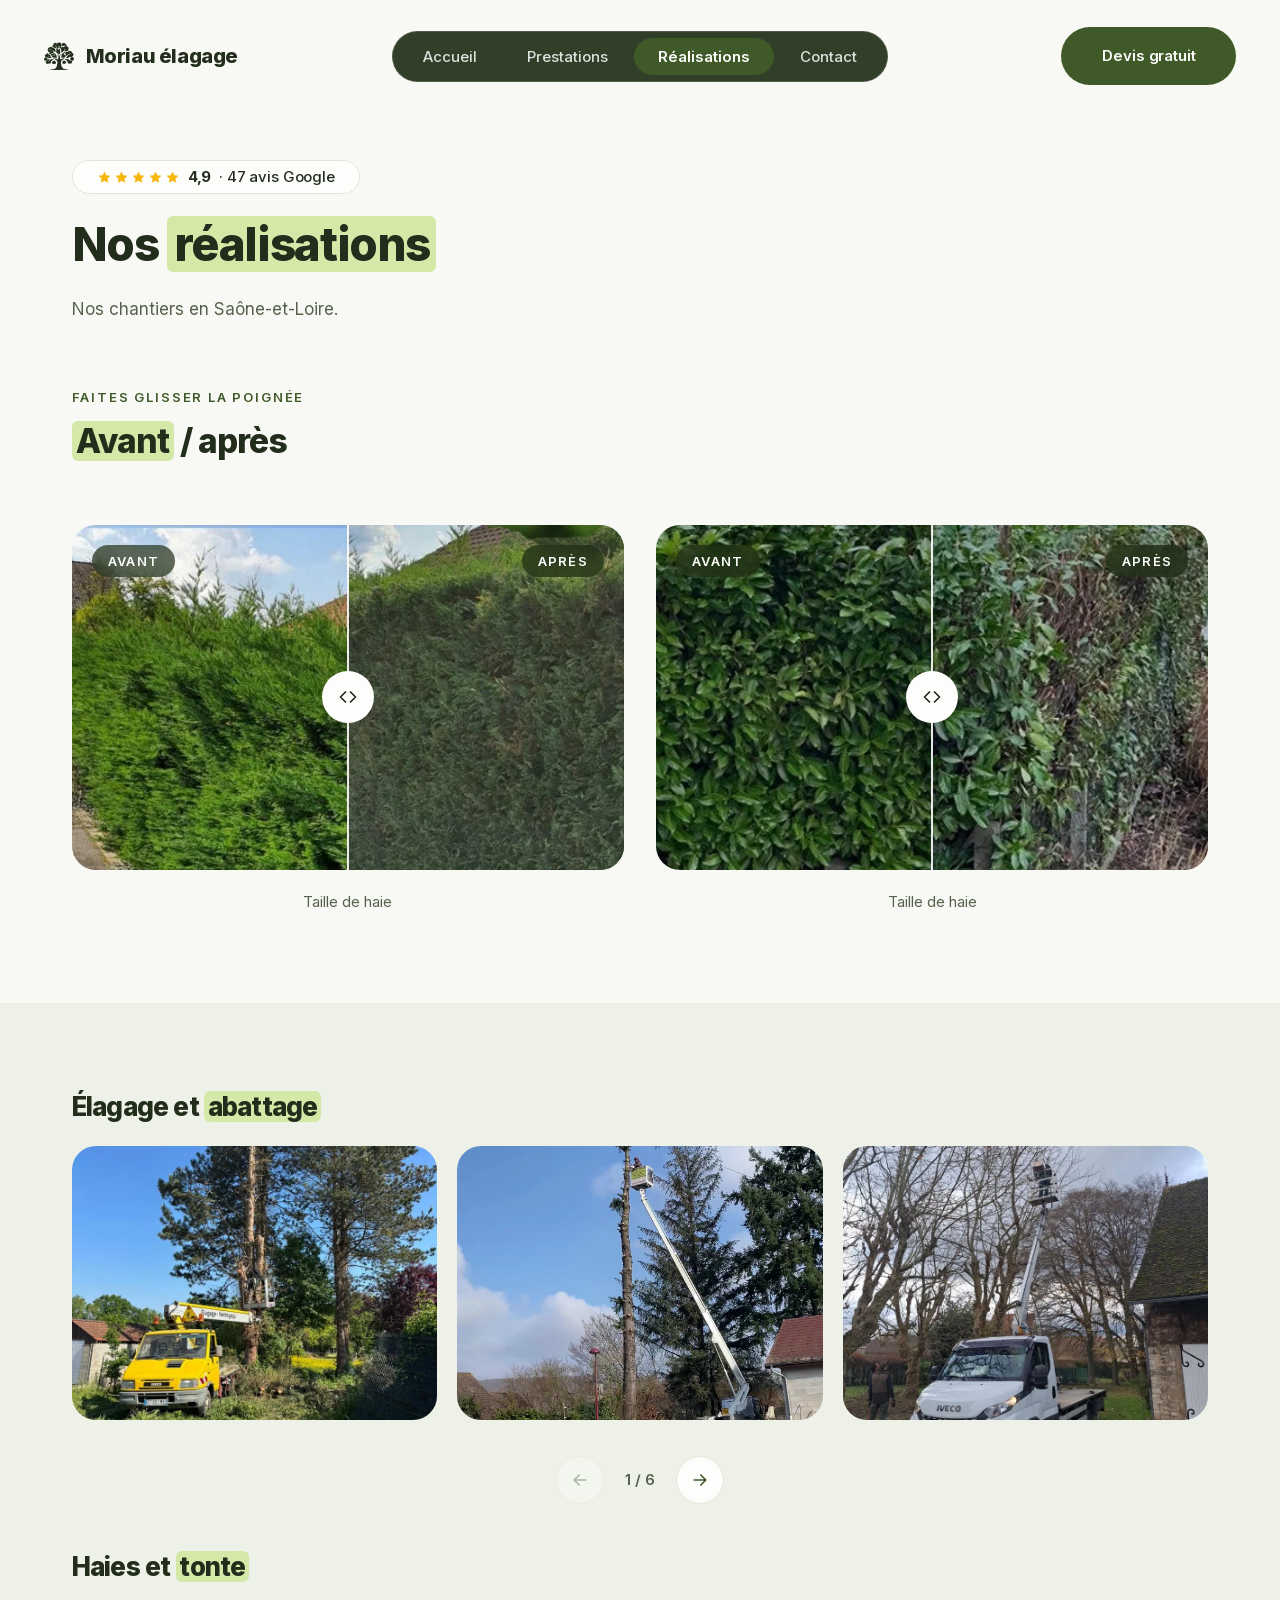
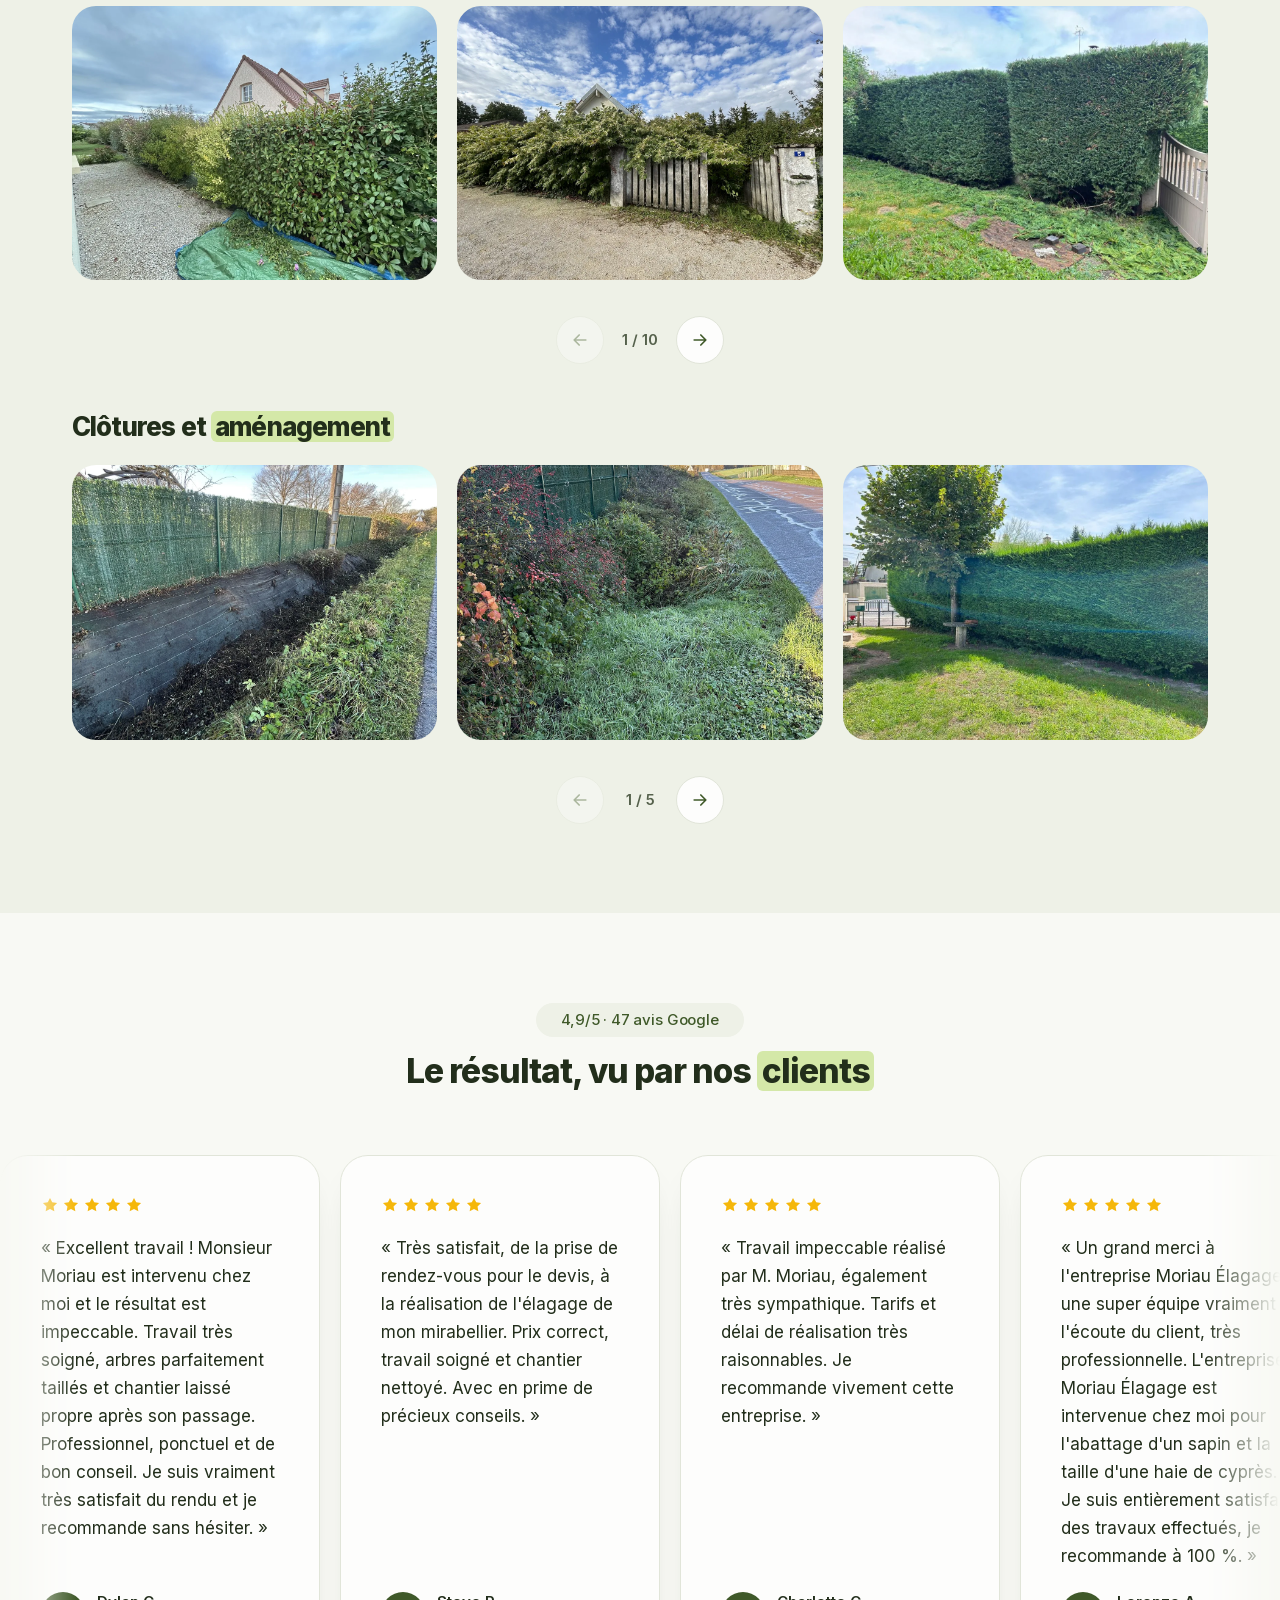
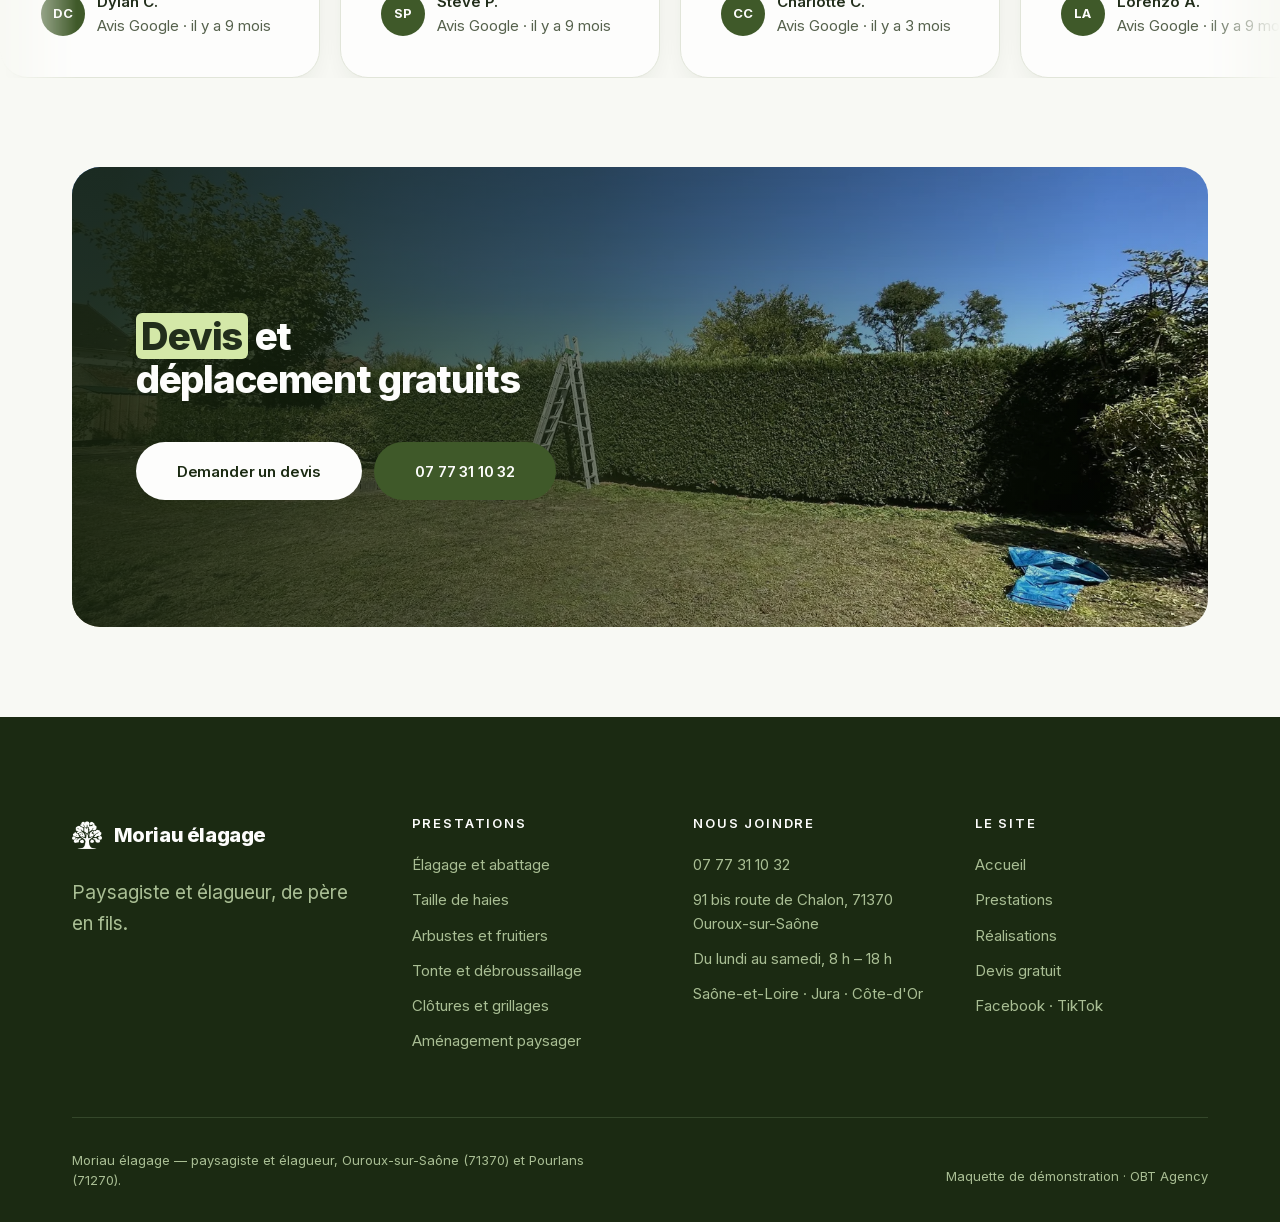
<file: realisations.html>
<!doctype html>
<html lang="fr">
<head>
<meta charset="utf-8">
<meta name="viewport" content="width=device-width, initial-scale=1">
<title>Réalisations — Moriau élagage</title>
<meta name="description" content="Photos de nos chantiers d'élagage, de taille de haies, de tonte, de débroussaillage, de clôtures et d'aménagement en Saône-et-Loire.">
<meta property="og:type" content="website">
<meta property="og:title" content="Réalisations — Moriau élagage">
<meta property="og:description" content="Photos de nos chantiers d'élagage, de taille de haies, de tonte, de débroussaillage, de clôtures et d'aménagement en Saône-et-Loire.">
<meta property="og:image" content="assets/img/hero-nacelle.webp">
<meta property="og:locale" content="fr_FR">
<link rel="icon" href="assets/logo/favicon.png" type="image/png">
<link rel="stylesheet" href="css/tokens.css?v=f122d2f7">
<link rel="stylesheet" href="css/base.css?v=64ca1773">
<link rel="stylesheet" href="css/layout.css?v=60f12857">
<link rel="stylesheet" href="css/components.css?v=58f9e634">
<link rel="stylesheet" href="css/pages.css?v=31c4f749">
<link rel="stylesheet" href="css/apparitions.css?v=08bc9de2">
<link rel="stylesheet" href="css/moriau.css?v=20dde512">
<script>
(function () {
  var r = document.documentElement;
  if (window.matchMedia('(prefers-reduced-motion: reduce)').matches) return;
  r.dataset.anim = 'oui';
  addEventListener('load', function () {
    setTimeout(function () {
      if (!r.dataset.animPrete) r.removeAttribute('data-anim');
    }, 1000);
  });
})();
</script>
</head>
<body>
<a class="evitement" href="#principal">Aller au contenu</a>

<header class="entete" id="entete" data-fond="clair">
  <div class="entete__interieur">
    <a class="marque" href="index.html" aria-label="Moriau élagage, accueil">
      <span class="marque__signe marque__arbre" aria-hidden="true"></span>
      <span class="marque__nom">Moriau élagage</span>
    </a>

    <nav class="nav" id="menu" aria-label="Navigation principale">
      <a class="nav__lien" href="index.html">Accueil</a>
      <a class="nav__lien" href="services.html">Prestations</a>
      <a class="nav__lien" href="realisations.html" aria-current="page">Réalisations</a>
      <a class="nav__lien" href="contact.html">Contact</a>
      <div class="nav__action"><a class="bouton bouton--plein bouton--large" href="contact.html">Devis gratuit</a></div>
    </nav>

    <div class="entete__action">
      <a class="bouton bouton--entete" href="contact.html">Devis gratuit</a>
    </div>

    <button class="burger" type="button" aria-expanded="false" aria-controls="menu" aria-label="Ouvrir le menu">
      <span class="burger__trait"></span><span class="burger__trait"></span><span class="burger__trait"></span>
    </button>
  </div>
</header>

<main id="principal">

<section class="hero-page">
  <div class="contenu">
    <a class="badge badge--verre hero__badge hero__google" href="https://maps.google.com/?cid=16493778770294044603" target="_blank" rel="noopener" aria-label="Note de 4,9 sur 5, 47 avis Google, voir la fiche"><span class="etoiles" role="img" aria-label="5 étoiles sur 5"><svg viewBox="0 0 24 24" fill="currentColor" aria-hidden="true"><path d="M12 2.5l2.9 5.9 6.5.9-4.7 4.6 1.1 6.5L12 17.3 6.2 20.4l1.1-6.5L2.6 9.3l6.5-.9z"/></svg><svg viewBox="0 0 24 24" fill="currentColor" aria-hidden="true"><path d="M12 2.5l2.9 5.9 6.5.9-4.7 4.6 1.1 6.5L12 17.3 6.2 20.4l1.1-6.5L2.6 9.3l6.5-.9z"/></svg><svg viewBox="0 0 24 24" fill="currentColor" aria-hidden="true"><path d="M12 2.5l2.9 5.9 6.5.9-4.7 4.6 1.1 6.5L12 17.3 6.2 20.4l1.1-6.5L2.6 9.3l6.5-.9z"/></svg><svg viewBox="0 0 24 24" fill="currentColor" aria-hidden="true"><path d="M12 2.5l2.9 5.9 6.5.9-4.7 4.6 1.1 6.5L12 17.3 6.2 20.4l1.1-6.5L2.6 9.3l6.5-.9z"/></svg><svg viewBox="0 0 24 24" fill="currentColor" aria-hidden="true"><path d="M12 2.5l2.9 5.9 6.5.9-4.7 4.6 1.1 6.5L12 17.3 6.2 20.4l1.1-6.5L2.6 9.3l6.5-.9z"/></svg></span><span class="hero__google-chiffre">4,9</span><span class="hero__google-libelle">· 47 avis Google</span></a>
    <h1 class="hero-page__titre">Nos <span class="surligne">réalisations</span></h1>
    <p class="hero-page__texte">Nos chantiers en Saône-et-Loire.</p>
  </div>
</section>

<section class="section section--creme section--haut-nul">
  <div class="contenu">
    <div class="section-entete">
      <p class="surtitre">Faites glisser la poignée</p>
      <h2 class="section-titre"><span class="surligne">Avant</span> / après</h2>
    </div>
    <div class="avant-apres-liste">
      <div>
        <div class="avant-apres">
          <div class="avant-apres__couche">
            <img class="visuel-photo visuel" src="assets/img/haie1-avant.webp" width="815" height="500" loading="lazy" alt="La haie avant la taille.">
          </div>
          <div class="avant-apres__couche avant-apres__couche--apres">
            <img class="visuel-photo visuel" src="assets/img/haie1-apres.webp" width="815" height="500" loading="lazy" alt="La même haie après la taille.">
          </div>
          <span class="avant-apres__etiquette avant-apres__etiquette--avant">Avant</span>
          <span class="avant-apres__etiquette avant-apres__etiquette--apres">Après</span>
          <div class="avant-apres__poignee">
            <button class="avant-apres__bouton" type="button" role="slider" aria-label="Comparer avant et après — première haie" aria-valuemin="0" aria-valuemax="100" aria-valuenow="50">
              <svg viewBox="0 0 24 24" fill="none" stroke="currentColor" stroke-width="2" stroke-linecap="round" stroke-linejoin="round" aria-hidden="true"><path d="M9 6l-6 6 6 6M15 6l6 6-6 6"/></svg>
            </button>
          </div>
        </div>
        <p class="avant-apres__legende">Taille de haie</p>
      </div>
      <div>
        <div class="avant-apres">
          <div class="avant-apres__couche">
            <img class="visuel-photo visuel" src="assets/img/haie2-avant.webp" width="538" height="336" loading="lazy" alt="La haie avant la taille.">
          </div>
          <div class="avant-apres__couche avant-apres__couche--apres">
            <img class="visuel-photo visuel" src="assets/img/haie2-apres.webp" width="538" height="336" loading="lazy" alt="La même haie après la taille.">
          </div>
          <span class="avant-apres__etiquette avant-apres__etiquette--avant">Avant</span>
          <span class="avant-apres__etiquette avant-apres__etiquette--apres">Après</span>
          <div class="avant-apres__poignee">
            <button class="avant-apres__bouton" type="button" role="slider" aria-label="Comparer avant et après — deuxième haie" aria-valuemin="0" aria-valuemax="100" aria-valuenow="50">
              <svg viewBox="0 0 24 24" fill="none" stroke="currentColor" stroke-width="2" stroke-linecap="round" stroke-linejoin="round" aria-hidden="true"><path d="M9 6l-6 6 6 6M15 6l6 6-6 6"/></svg>
            </button>
          </div>
        </div>
        <p class="avant-apres__legende">Taille de haie</p>
      </div>
    </div>
  </div>
</section>

<section class="section section--creme-2">
  <div class="contenu">
    <div class="galerie">
      <h2 class="galerie__titre">Élagage et <span class="surligne">abattage</span></h2>
      <div class="carrousel" aria-label="Élagage et abattage">
        <div class="carrousel__piste">
        <figure class="carrousel__item realisation">
          <img class="visuel-photo visuel--4x3" src="assets/img/chantier-g016.webp" width="1200" height="900" loading="lazy" alt="Élagage et abattage — chantier de Moriau élagage.">
        </figure>
        <figure class="carrousel__item realisation">
          <img class="visuel-photo visuel--4x3" src="assets/img/chantier-g008.webp" width="1200" height="900" loading="lazy" alt="Élagage et abattage — chantier de Moriau élagage.">
        </figure>
        <figure class="carrousel__item realisation">
          <img class="visuel-photo visuel--4x3" src="assets/img/chantier-g030.webp" width="1200" height="900" loading="lazy" alt="Élagage et abattage — chantier de Moriau élagage.">
        </figure>
        <figure class="carrousel__item realisation">
          <img class="visuel-photo visuel--4x3" src="assets/img/chantier-g054.webp" width="1200" height="900" loading="lazy" alt="Élagage et abattage — chantier de Moriau élagage.">
        </figure>
        <figure class="carrousel__item realisation">
          <img class="visuel-photo visuel--4x3" src="assets/img/chantier-g111.webp" width="1200" height="900" loading="lazy" alt="Élagage et abattage — chantier de Moriau élagage.">
        </figure>
        <figure class="carrousel__item realisation">
          <img class="visuel-photo visuel--4x3" src="assets/img/chantier-g024.webp" width="1200" height="900" loading="lazy" alt="Élagage et abattage — chantier de Moriau élagage.">
        </figure>
        <figure class="carrousel__item realisation">
          <img class="visuel-photo visuel--4x3" src="assets/img/chantier-g012.webp" width="1200" height="900" loading="lazy" alt="Élagage et abattage — chantier de Moriau élagage.">
        </figure>
        <figure class="carrousel__item realisation">
          <img class="visuel-photo visuel--4x3" src="assets/img/chantier-g133.webp" width="1200" height="900" loading="lazy" alt="Élagage et abattage — chantier de Moriau élagage.">
        </figure>
        </div>
      <div class="carrousel__commandes">
        <button class="rail__fleche" type="button" data-carrousel="prec" aria-label="Précédent">
          <svg viewBox="0 0 24 24" fill="none" stroke="currentColor" stroke-width="2" stroke-linecap="round" stroke-linejoin="round" width="20" height="20" aria-hidden="true"><path d="M19 12H5M11 18l-6-6 6-6"/></svg>
        </button>
        <span class="carrousel__compteur" aria-hidden="true"></span>
        <button class="rail__fleche" type="button" data-carrousel="suiv" aria-label="Suivant">
          <svg viewBox="0 0 24 24" fill="none" stroke="currentColor" stroke-width="2" stroke-linecap="round" stroke-linejoin="round" width="20" height="20" aria-hidden="true"><path d="M5 12h14M13 6l6 6-6 6"/></svg>
        </button>
      </div>
      </div>
    </div>
    <div class="galerie">
      <h2 class="galerie__titre">Haies et <span class="surligne">tonte</span></h2>
      <div class="carrousel" aria-label="Taille de haie, tonte et débroussaillage">
        <div class="carrousel__piste">
        <figure class="carrousel__item realisation">
          <img class="visuel-photo visuel--4x3" src="assets/img/chantier-g125.webp" width="1200" height="900" loading="lazy" alt="Taille de haie, tonte et débroussaillage — chantier de Moriau élagage.">
        </figure>
        <figure class="carrousel__item realisation">
          <img class="visuel-photo visuel--4x3" src="assets/img/chantier-g020.webp" width="1200" height="900" loading="lazy" alt="Taille de haie, tonte et débroussaillage — chantier de Moriau élagage.">
        </figure>
        <figure class="carrousel__item realisation">
          <img class="visuel-photo visuel--4x3" src="assets/img/chantier-g063.webp" width="1200" height="900" loading="lazy" alt="Taille de haie, tonte et débroussaillage — chantier de Moriau élagage.">
        </figure>
        <figure class="carrousel__item realisation">
          <img class="visuel-photo visuel--4x3" src="assets/img/chantier-g121.webp" width="1200" height="900" loading="lazy" alt="Taille de haie, tonte et débroussaillage — chantier de Moriau élagage.">
        </figure>
        <figure class="carrousel__item realisation">
          <img class="visuel-photo visuel--4x3" src="assets/img/chantier-g148.webp" width="1200" height="900" loading="lazy" alt="Taille de haie, tonte et débroussaillage — chantier de Moriau élagage.">
        </figure>
        <figure class="carrousel__item realisation">
          <img class="visuel-photo visuel--4x3" src="assets/img/chantier-g004.webp" width="1200" height="900" loading="lazy" alt="Taille de haie, tonte et débroussaillage — chantier de Moriau élagage.">
        </figure>
        <figure class="carrousel__item realisation">
          <img class="visuel-photo visuel--4x3" src="assets/img/chantier-g162.webp" width="1200" height="900" loading="lazy" alt="Taille de haie, tonte et débroussaillage — chantier de Moriau élagage.">
        </figure>
        <figure class="carrousel__item realisation">
          <img class="visuel-photo visuel--4x3" src="assets/img/chantier-g081.webp" width="1200" height="900" loading="lazy" alt="Taille de haie, tonte et débroussaillage — chantier de Moriau élagage.">
        </figure>
        <figure class="carrousel__item realisation">
          <img class="visuel-photo visuel--4x3" src="assets/img/chantier-g086.webp" width="1200" height="900" loading="lazy" alt="Taille de haie, tonte et débroussaillage — chantier de Moriau élagage.">
        </figure>
        <figure class="carrousel__item realisation">
          <img class="visuel-photo visuel--4x3" src="assets/img/chantier-g155.webp" width="1200" height="900" loading="lazy" alt="Taille de haie, tonte et débroussaillage — chantier de Moriau élagage.">
        </figure>
        <figure class="carrousel__item realisation">
          <img class="visuel-photo visuel--4x3" src="assets/img/chantier-g160.webp" width="1200" height="900" loading="lazy" alt="Taille de haie, tonte et débroussaillage — chantier de Moriau élagage.">
        </figure>
        <figure class="carrousel__item realisation">
          <img class="visuel-photo visuel--4x3" src="assets/img/chantier-g003.webp" width="1200" height="900" loading="lazy" alt="Taille de haie, tonte et débroussaillage — chantier de Moriau élagage.">
        </figure>
        </div>
      <div class="carrousel__commandes">
        <button class="rail__fleche" type="button" data-carrousel="prec" aria-label="Précédent">
          <svg viewBox="0 0 24 24" fill="none" stroke="currentColor" stroke-width="2" stroke-linecap="round" stroke-linejoin="round" width="20" height="20" aria-hidden="true"><path d="M19 12H5M11 18l-6-6 6-6"/></svg>
        </button>
        <span class="carrousel__compteur" aria-hidden="true"></span>
        <button class="rail__fleche" type="button" data-carrousel="suiv" aria-label="Suivant">
          <svg viewBox="0 0 24 24" fill="none" stroke="currentColor" stroke-width="2" stroke-linecap="round" stroke-linejoin="round" width="20" height="20" aria-hidden="true"><path d="M5 12h14M13 6l6 6-6 6"/></svg>
        </button>
      </div>
      </div>
    </div>
    <div class="galerie">
      <h2 class="galerie__titre">Clôtures et <span class="surligne">aménagement</span></h2>
      <div class="carrousel" aria-label="Clôtures et aménagement">
        <div class="carrousel__piste">
        <figure class="carrousel__item realisation">
          <img class="visuel-photo visuel--4x3" src="assets/img/chantier-g143.webp" width="1200" height="900" loading="lazy" alt="Clôtures et aménagement — chantier de Moriau élagage.">
        </figure>
        <figure class="carrousel__item realisation">
          <img class="visuel-photo visuel--4x3" src="assets/img/chantier-g147.webp" width="1200" height="900" loading="lazy" alt="Clôtures et aménagement — chantier de Moriau élagage.">
        </figure>
        <figure class="carrousel__item realisation">
          <img class="visuel-photo visuel--4x3" src="assets/img/chantier-g142.webp" width="1200" height="900" loading="lazy" alt="Clôtures et aménagement — chantier de Moriau élagage.">
        </figure>
        <figure class="carrousel__item realisation">
          <img class="visuel-photo visuel--4x3" src="assets/img/chantier-g119.webp" width="1200" height="900" loading="lazy" alt="Clôtures et aménagement — chantier de Moriau élagage.">
        </figure>
        <figure class="carrousel__item realisation">
          <img class="visuel-photo visuel--4x3" src="assets/img/chantier-g072.webp" width="1200" height="900" loading="lazy" alt="Clôtures et aménagement — chantier de Moriau élagage.">
        </figure>
        <figure class="carrousel__item realisation">
          <img class="visuel-photo visuel--4x3" src="assets/img/chantier-g088.webp" width="1200" height="900" loading="lazy" alt="Clôtures et aménagement — chantier de Moriau élagage.">
        </figure>
        <figure class="carrousel__item realisation">
          <img class="visuel-photo visuel--4x3" src="assets/img/chantier-g071.webp" width="1200" height="900" loading="lazy" alt="Clôtures et aménagement — chantier de Moriau élagage.">
        </figure>
        </div>
      <div class="carrousel__commandes">
        <button class="rail__fleche" type="button" data-carrousel="prec" aria-label="Précédent">
          <svg viewBox="0 0 24 24" fill="none" stroke="currentColor" stroke-width="2" stroke-linecap="round" stroke-linejoin="round" width="20" height="20" aria-hidden="true"><path d="M19 12H5M11 18l-6-6 6-6"/></svg>
        </button>
        <span class="carrousel__compteur" aria-hidden="true"></span>
        <button class="rail__fleche" type="button" data-carrousel="suiv" aria-label="Suivant">
          <svg viewBox="0 0 24 24" fill="none" stroke="currentColor" stroke-width="2" stroke-linecap="round" stroke-linejoin="round" width="20" height="20" aria-hidden="true"><path d="M5 12h14M13 6l6 6-6 6"/></svg>
        </button>
      </div>
      </div>
    </div>
  </div>
</section>

<section class="section section--creme">
  <div class="contenu">
    <div class="section-entete section-entete--centre">
      <p class="badge badge--accent">4,9/5 · 47 avis Google</p>
      <h2 class="section-titre">Le résultat, vu par nos <span class="surligne">clients</span></h2>
    </div>
    </div>
    <div class="avis-bande" role="region" aria-label="Avis Google de nos clients">
      <div class="avis-bande__piste">
        <div class="avis-bande__groupe">
          <figure class="carte avis-carte">
            <span class="etoiles" role="img" aria-label="5 étoiles sur 5"><svg viewBox="0 0 24 24" fill="currentColor" aria-hidden="true"><path d="M12 2.5l2.9 5.9 6.5.9-4.7 4.6 1.1 6.5L12 17.3 6.2 20.4l1.1-6.5L2.6 9.3l6.5-.9z"/></svg><svg viewBox="0 0 24 24" fill="currentColor" aria-hidden="true"><path d="M12 2.5l2.9 5.9 6.5.9-4.7 4.6 1.1 6.5L12 17.3 6.2 20.4l1.1-6.5L2.6 9.3l6.5-.9z"/></svg><svg viewBox="0 0 24 24" fill="currentColor" aria-hidden="true"><path d="M12 2.5l2.9 5.9 6.5.9-4.7 4.6 1.1 6.5L12 17.3 6.2 20.4l1.1-6.5L2.6 9.3l6.5-.9z"/></svg><svg viewBox="0 0 24 24" fill="currentColor" aria-hidden="true"><path d="M12 2.5l2.9 5.9 6.5.9-4.7 4.6 1.1 6.5L12 17.3 6.2 20.4l1.1-6.5L2.6 9.3l6.5-.9z"/></svg><svg viewBox="0 0 24 24" fill="currentColor" aria-hidden="true"><path d="M12 2.5l2.9 5.9 6.5.9-4.7 4.6 1.1 6.5L12 17.3 6.2 20.4l1.1-6.5L2.6 9.3l6.5-.9z"/></svg></span>
            <blockquote class="avis-carte__texte">« Excellent travail ! Monsieur Moriau est intervenu chez moi et le résultat est impeccable. Travail très soigné, arbres parfaitement taillés et chantier laissé propre après son passage. Professionnel, ponctuel et de bon conseil. Je suis vraiment très satisfait du rendu et je recommande sans hésiter. »</blockquote>
            <figcaption class="avis-carte__auteur"><span class="pastille" aria-hidden="true">DC</span>
              <span><strong>Dylan C.</strong><br><span>Avis Google · il y a 9 mois</span></span></figcaption>
          </figure>
          <figure class="carte avis-carte">
            <span class="etoiles" role="img" aria-label="5 étoiles sur 5"><svg viewBox="0 0 24 24" fill="currentColor" aria-hidden="true"><path d="M12 2.5l2.9 5.9 6.5.9-4.7 4.6 1.1 6.5L12 17.3 6.2 20.4l1.1-6.5L2.6 9.3l6.5-.9z"/></svg><svg viewBox="0 0 24 24" fill="currentColor" aria-hidden="true"><path d="M12 2.5l2.9 5.9 6.5.9-4.7 4.6 1.1 6.5L12 17.3 6.2 20.4l1.1-6.5L2.6 9.3l6.5-.9z"/></svg><svg viewBox="0 0 24 24" fill="currentColor" aria-hidden="true"><path d="M12 2.5l2.9 5.9 6.5.9-4.7 4.6 1.1 6.5L12 17.3 6.2 20.4l1.1-6.5L2.6 9.3l6.5-.9z"/></svg><svg viewBox="0 0 24 24" fill="currentColor" aria-hidden="true"><path d="M12 2.5l2.9 5.9 6.5.9-4.7 4.6 1.1 6.5L12 17.3 6.2 20.4l1.1-6.5L2.6 9.3l6.5-.9z"/></svg><svg viewBox="0 0 24 24" fill="currentColor" aria-hidden="true"><path d="M12 2.5l2.9 5.9 6.5.9-4.7 4.6 1.1 6.5L12 17.3 6.2 20.4l1.1-6.5L2.6 9.3l6.5-.9z"/></svg></span>
            <blockquote class="avis-carte__texte">« Très satisfait, de la prise de rendez-vous pour le devis, à la réalisation de l'élagage de mon mirabellier. Prix correct, travail soigné et chantier nettoyé. Avec en prime de précieux conseils. »</blockquote>
            <figcaption class="avis-carte__auteur"><span class="pastille" aria-hidden="true">SP</span>
              <span><strong>Steve P.</strong><br><span>Avis Google · il y a 9 mois</span></span></figcaption>
          </figure>
          <figure class="carte avis-carte">
            <span class="etoiles" role="img" aria-label="5 étoiles sur 5"><svg viewBox="0 0 24 24" fill="currentColor" aria-hidden="true"><path d="M12 2.5l2.9 5.9 6.5.9-4.7 4.6 1.1 6.5L12 17.3 6.2 20.4l1.1-6.5L2.6 9.3l6.5-.9z"/></svg><svg viewBox="0 0 24 24" fill="currentColor" aria-hidden="true"><path d="M12 2.5l2.9 5.9 6.5.9-4.7 4.6 1.1 6.5L12 17.3 6.2 20.4l1.1-6.5L2.6 9.3l6.5-.9z"/></svg><svg viewBox="0 0 24 24" fill="currentColor" aria-hidden="true"><path d="M12 2.5l2.9 5.9 6.5.9-4.7 4.6 1.1 6.5L12 17.3 6.2 20.4l1.1-6.5L2.6 9.3l6.5-.9z"/></svg><svg viewBox="0 0 24 24" fill="currentColor" aria-hidden="true"><path d="M12 2.5l2.9 5.9 6.5.9-4.7 4.6 1.1 6.5L12 17.3 6.2 20.4l1.1-6.5L2.6 9.3l6.5-.9z"/></svg><svg viewBox="0 0 24 24" fill="currentColor" aria-hidden="true"><path d="M12 2.5l2.9 5.9 6.5.9-4.7 4.6 1.1 6.5L12 17.3 6.2 20.4l1.1-6.5L2.6 9.3l6.5-.9z"/></svg></span>
            <blockquote class="avis-carte__texte">« Travail impeccable réalisé par M. Moriau, également très sympathique. Tarifs et délai de réalisation très raisonnables. Je recommande vivement cette entreprise. »</blockquote>
            <figcaption class="avis-carte__auteur"><span class="pastille" aria-hidden="true">CC</span>
              <span><strong>Charlotte C.</strong><br><span>Avis Google · il y a 3 mois</span></span></figcaption>
          </figure>
          <figure class="carte avis-carte">
            <span class="etoiles" role="img" aria-label="5 étoiles sur 5"><svg viewBox="0 0 24 24" fill="currentColor" aria-hidden="true"><path d="M12 2.5l2.9 5.9 6.5.9-4.7 4.6 1.1 6.5L12 17.3 6.2 20.4l1.1-6.5L2.6 9.3l6.5-.9z"/></svg><svg viewBox="0 0 24 24" fill="currentColor" aria-hidden="true"><path d="M12 2.5l2.9 5.9 6.5.9-4.7 4.6 1.1 6.5L12 17.3 6.2 20.4l1.1-6.5L2.6 9.3l6.5-.9z"/></svg><svg viewBox="0 0 24 24" fill="currentColor" aria-hidden="true"><path d="M12 2.5l2.9 5.9 6.5.9-4.7 4.6 1.1 6.5L12 17.3 6.2 20.4l1.1-6.5L2.6 9.3l6.5-.9z"/></svg><svg viewBox="0 0 24 24" fill="currentColor" aria-hidden="true"><path d="M12 2.5l2.9 5.9 6.5.9-4.7 4.6 1.1 6.5L12 17.3 6.2 20.4l1.1-6.5L2.6 9.3l6.5-.9z"/></svg><svg viewBox="0 0 24 24" fill="currentColor" aria-hidden="true"><path d="M12 2.5l2.9 5.9 6.5.9-4.7 4.6 1.1 6.5L12 17.3 6.2 20.4l1.1-6.5L2.6 9.3l6.5-.9z"/></svg></span>
            <blockquote class="avis-carte__texte">« Un grand merci à l'entreprise Moriau Élagage, une super équipe vraiment à l'écoute du client, très professionnelle. L'entreprise Moriau Élagage est intervenue chez moi pour l'abattage d'un sapin et la taille d'une haie de cyprès. Je suis entièrement satisfait des travaux effectués, je recommande à 100 %. »</blockquote>
            <figcaption class="avis-carte__auteur"><span class="pastille" aria-hidden="true">LA</span>
              <span><strong>Lorenzo A.</strong><br><span>Avis Google · il y a 9 mois</span></span></figcaption>
          </figure>
          <figure class="carte avis-carte">
            <span class="etoiles" role="img" aria-label="5 étoiles sur 5"><svg viewBox="0 0 24 24" fill="currentColor" aria-hidden="true"><path d="M12 2.5l2.9 5.9 6.5.9-4.7 4.6 1.1 6.5L12 17.3 6.2 20.4l1.1-6.5L2.6 9.3l6.5-.9z"/></svg><svg viewBox="0 0 24 24" fill="currentColor" aria-hidden="true"><path d="M12 2.5l2.9 5.9 6.5.9-4.7 4.6 1.1 6.5L12 17.3 6.2 20.4l1.1-6.5L2.6 9.3l6.5-.9z"/></svg><svg viewBox="0 0 24 24" fill="currentColor" aria-hidden="true"><path d="M12 2.5l2.9 5.9 6.5.9-4.7 4.6 1.1 6.5L12 17.3 6.2 20.4l1.1-6.5L2.6 9.3l6.5-.9z"/></svg><svg viewBox="0 0 24 24" fill="currentColor" aria-hidden="true"><path d="M12 2.5l2.9 5.9 6.5.9-4.7 4.6 1.1 6.5L12 17.3 6.2 20.4l1.1-6.5L2.6 9.3l6.5-.9z"/></svg><svg viewBox="0 0 24 24" fill="currentColor" aria-hidden="true"><path d="M12 2.5l2.9 5.9 6.5.9-4.7 4.6 1.1 6.5L12 17.3 6.2 20.4l1.1-6.5L2.6 9.3l6.5-.9z"/></svg></span>
            <blockquote class="avis-carte__texte">« Très bonne prestation, travail soigné, très professionnelle et chantier laissé propre. Je recommande sans hésitation. »</blockquote>
            <figcaption class="avis-carte__auteur"><span class="pastille" aria-hidden="true">WK</span>
              <span><strong>Wyatt K.</strong><br><span>Avis Google · il y a 9 mois</span></span></figcaption>
          </figure>
          <figure class="carte avis-carte">
            <span class="etoiles" role="img" aria-label="5 étoiles sur 5"><svg viewBox="0 0 24 24" fill="currentColor" aria-hidden="true"><path d="M12 2.5l2.9 5.9 6.5.9-4.7 4.6 1.1 6.5L12 17.3 6.2 20.4l1.1-6.5L2.6 9.3l6.5-.9z"/></svg><svg viewBox="0 0 24 24" fill="currentColor" aria-hidden="true"><path d="M12 2.5l2.9 5.9 6.5.9-4.7 4.6 1.1 6.5L12 17.3 6.2 20.4l1.1-6.5L2.6 9.3l6.5-.9z"/></svg><svg viewBox="0 0 24 24" fill="currentColor" aria-hidden="true"><path d="M12 2.5l2.9 5.9 6.5.9-4.7 4.6 1.1 6.5L12 17.3 6.2 20.4l1.1-6.5L2.6 9.3l6.5-.9z"/></svg><svg viewBox="0 0 24 24" fill="currentColor" aria-hidden="true"><path d="M12 2.5l2.9 5.9 6.5.9-4.7 4.6 1.1 6.5L12 17.3 6.2 20.4l1.1-6.5L2.6 9.3l6.5-.9z"/></svg><svg viewBox="0 0 24 24" fill="currentColor" aria-hidden="true"><path d="M12 2.5l2.9 5.9 6.5.9-4.7 4.6 1.1 6.5L12 17.3 6.2 20.4l1.1-6.5L2.6 9.3l6.5-.9z"/></svg></span>
            <blockquote class="avis-carte__texte">« Très réactif à la demande de devis, travail soigné, prix correct, je recommande ! »</blockquote>
            <figcaption class="avis-carte__auteur"><span class="pastille" aria-hidden="true">CG</span>
              <span><strong>Client Google</strong><br><span>Avis Google · il y a 7 mois</span></span></figcaption>
          </figure>
          <figure class="carte avis-carte">
            <span class="etoiles" role="img" aria-label="5 étoiles sur 5"><svg viewBox="0 0 24 24" fill="currentColor" aria-hidden="true"><path d="M12 2.5l2.9 5.9 6.5.9-4.7 4.6 1.1 6.5L12 17.3 6.2 20.4l1.1-6.5L2.6 9.3l6.5-.9z"/></svg><svg viewBox="0 0 24 24" fill="currentColor" aria-hidden="true"><path d="M12 2.5l2.9 5.9 6.5.9-4.7 4.6 1.1 6.5L12 17.3 6.2 20.4l1.1-6.5L2.6 9.3l6.5-.9z"/></svg><svg viewBox="0 0 24 24" fill="currentColor" aria-hidden="true"><path d="M12 2.5l2.9 5.9 6.5.9-4.7 4.6 1.1 6.5L12 17.3 6.2 20.4l1.1-6.5L2.6 9.3l6.5-.9z"/></svg><svg viewBox="0 0 24 24" fill="currentColor" aria-hidden="true"><path d="M12 2.5l2.9 5.9 6.5.9-4.7 4.6 1.1 6.5L12 17.3 6.2 20.4l1.1-6.5L2.6 9.3l6.5-.9z"/></svg><svg viewBox="0 0 24 24" fill="currentColor" aria-hidden="true"><path d="M12 2.5l2.9 5.9 6.5.9-4.7 4.6 1.1 6.5L12 17.3 6.2 20.4l1.1-6.5L2.6 9.3l6.5-.9z"/></svg></span>
            <blockquote class="avis-carte__texte">« Les travaux demandés ont été respectés, équipe souriante et professionnelle. Je recommande. »</blockquote>
            <figcaption class="avis-carte__auteur"><span class="pastille" aria-hidden="true">CG</span>
              <span><strong>Client Google</strong><br><span>Avis Google · il y a 6 mois</span></span></figcaption>
          </figure>
          <figure class="carte avis-carte">
            <span class="etoiles" role="img" aria-label="5 étoiles sur 5"><svg viewBox="0 0 24 24" fill="currentColor" aria-hidden="true"><path d="M12 2.5l2.9 5.9 6.5.9-4.7 4.6 1.1 6.5L12 17.3 6.2 20.4l1.1-6.5L2.6 9.3l6.5-.9z"/></svg><svg viewBox="0 0 24 24" fill="currentColor" aria-hidden="true"><path d="M12 2.5l2.9 5.9 6.5.9-4.7 4.6 1.1 6.5L12 17.3 6.2 20.4l1.1-6.5L2.6 9.3l6.5-.9z"/></svg><svg viewBox="0 0 24 24" fill="currentColor" aria-hidden="true"><path d="M12 2.5l2.9 5.9 6.5.9-4.7 4.6 1.1 6.5L12 17.3 6.2 20.4l1.1-6.5L2.6 9.3l6.5-.9z"/></svg><svg viewBox="0 0 24 24" fill="currentColor" aria-hidden="true"><path d="M12 2.5l2.9 5.9 6.5.9-4.7 4.6 1.1 6.5L12 17.3 6.2 20.4l1.1-6.5L2.6 9.3l6.5-.9z"/></svg><svg viewBox="0 0 24 24" fill="currentColor" aria-hidden="true"><path d="M12 2.5l2.9 5.9 6.5.9-4.7 4.6 1.1 6.5L12 17.3 6.2 20.4l1.1-6.5L2.6 9.3l6.5-.9z"/></svg></span>
            <blockquote class="avis-carte__texte">« J'ai fait récemment appel à Monsieur Moriau, très satisfait du résultat. Travail soigné, personne très discrète et polie. Je recommande. »</blockquote>
            <figcaption class="avis-carte__auteur"><span class="pastille" aria-hidden="true">CG</span>
              <span><strong>Client Google</strong><br><span>Avis Google · il y a 9 mois</span></span></figcaption>
          </figure>
          <figure class="carte avis-carte">
            <span class="etoiles" role="img" aria-label="5 étoiles sur 5"><svg viewBox="0 0 24 24" fill="currentColor" aria-hidden="true"><path d="M12 2.5l2.9 5.9 6.5.9-4.7 4.6 1.1 6.5L12 17.3 6.2 20.4l1.1-6.5L2.6 9.3l6.5-.9z"/></svg><svg viewBox="0 0 24 24" fill="currentColor" aria-hidden="true"><path d="M12 2.5l2.9 5.9 6.5.9-4.7 4.6 1.1 6.5L12 17.3 6.2 20.4l1.1-6.5L2.6 9.3l6.5-.9z"/></svg><svg viewBox="0 0 24 24" fill="currentColor" aria-hidden="true"><path d="M12 2.5l2.9 5.9 6.5.9-4.7 4.6 1.1 6.5L12 17.3 6.2 20.4l1.1-6.5L2.6 9.3l6.5-.9z"/></svg><svg viewBox="0 0 24 24" fill="currentColor" aria-hidden="true"><path d="M12 2.5l2.9 5.9 6.5.9-4.7 4.6 1.1 6.5L12 17.3 6.2 20.4l1.1-6.5L2.6 9.3l6.5-.9z"/></svg><svg viewBox="0 0 24 24" fill="currentColor" aria-hidden="true"><path d="M12 2.5l2.9 5.9 6.5.9-4.7 4.6 1.1 6.5L12 17.3 6.2 20.4l1.1-6.5L2.6 9.3l6.5-.9z"/></svg></span>
            <blockquote class="avis-carte__texte">« Entreprise très sérieuse et prix raisonnable, je recommande. »</blockquote>
            <figcaption class="avis-carte__auteur"><span class="pastille" aria-hidden="true">K</span>
              <span><strong>Kevin</strong><br><span>Avis Google · il y a 9 mois</span></span></figcaption>
          </figure>
        </div>
        <div class="avis-bande__groupe" aria-hidden="true">
          <figure class="carte avis-carte">
            <span class="etoiles" role="img" aria-label="5 étoiles sur 5"><svg viewBox="0 0 24 24" fill="currentColor" aria-hidden="true"><path d="M12 2.5l2.9 5.9 6.5.9-4.7 4.6 1.1 6.5L12 17.3 6.2 20.4l1.1-6.5L2.6 9.3l6.5-.9z"/></svg><svg viewBox="0 0 24 24" fill="currentColor" aria-hidden="true"><path d="M12 2.5l2.9 5.9 6.5.9-4.7 4.6 1.1 6.5L12 17.3 6.2 20.4l1.1-6.5L2.6 9.3l6.5-.9z"/></svg><svg viewBox="0 0 24 24" fill="currentColor" aria-hidden="true"><path d="M12 2.5l2.9 5.9 6.5.9-4.7 4.6 1.1 6.5L12 17.3 6.2 20.4l1.1-6.5L2.6 9.3l6.5-.9z"/></svg><svg viewBox="0 0 24 24" fill="currentColor" aria-hidden="true"><path d="M12 2.5l2.9 5.9 6.5.9-4.7 4.6 1.1 6.5L12 17.3 6.2 20.4l1.1-6.5L2.6 9.3l6.5-.9z"/></svg><svg viewBox="0 0 24 24" fill="currentColor" aria-hidden="true"><path d="M12 2.5l2.9 5.9 6.5.9-4.7 4.6 1.1 6.5L12 17.3 6.2 20.4l1.1-6.5L2.6 9.3l6.5-.9z"/></svg></span>
            <blockquote class="avis-carte__texte">« Excellent travail ! Monsieur Moriau est intervenu chez moi et le résultat est impeccable. Travail très soigné, arbres parfaitement taillés et chantier laissé propre après son passage. Professionnel, ponctuel et de bon conseil. Je suis vraiment très satisfait du rendu et je recommande sans hésiter. »</blockquote>
            <figcaption class="avis-carte__auteur"><span class="pastille" aria-hidden="true">DC</span>
              <span><strong>Dylan C.</strong><br><span>Avis Google · il y a 9 mois</span></span></figcaption>
          </figure>
          <figure class="carte avis-carte">
            <span class="etoiles" role="img" aria-label="5 étoiles sur 5"><svg viewBox="0 0 24 24" fill="currentColor" aria-hidden="true"><path d="M12 2.5l2.9 5.9 6.5.9-4.7 4.6 1.1 6.5L12 17.3 6.2 20.4l1.1-6.5L2.6 9.3l6.5-.9z"/></svg><svg viewBox="0 0 24 24" fill="currentColor" aria-hidden="true"><path d="M12 2.5l2.9 5.9 6.5.9-4.7 4.6 1.1 6.5L12 17.3 6.2 20.4l1.1-6.5L2.6 9.3l6.5-.9z"/></svg><svg viewBox="0 0 24 24" fill="currentColor" aria-hidden="true"><path d="M12 2.5l2.9 5.9 6.5.9-4.7 4.6 1.1 6.5L12 17.3 6.2 20.4l1.1-6.5L2.6 9.3l6.5-.9z"/></svg><svg viewBox="0 0 24 24" fill="currentColor" aria-hidden="true"><path d="M12 2.5l2.9 5.9 6.5.9-4.7 4.6 1.1 6.5L12 17.3 6.2 20.4l1.1-6.5L2.6 9.3l6.5-.9z"/></svg><svg viewBox="0 0 24 24" fill="currentColor" aria-hidden="true"><path d="M12 2.5l2.9 5.9 6.5.9-4.7 4.6 1.1 6.5L12 17.3 6.2 20.4l1.1-6.5L2.6 9.3l6.5-.9z"/></svg></span>
            <blockquote class="avis-carte__texte">« Très satisfait, de la prise de rendez-vous pour le devis, à la réalisation de l'élagage de mon mirabellier. Prix correct, travail soigné et chantier nettoyé. Avec en prime de précieux conseils. »</blockquote>
            <figcaption class="avis-carte__auteur"><span class="pastille" aria-hidden="true">SP</span>
              <span><strong>Steve P.</strong><br><span>Avis Google · il y a 9 mois</span></span></figcaption>
          </figure>
          <figure class="carte avis-carte">
            <span class="etoiles" role="img" aria-label="5 étoiles sur 5"><svg viewBox="0 0 24 24" fill="currentColor" aria-hidden="true"><path d="M12 2.5l2.9 5.9 6.5.9-4.7 4.6 1.1 6.5L12 17.3 6.2 20.4l1.1-6.5L2.6 9.3l6.5-.9z"/></svg><svg viewBox="0 0 24 24" fill="currentColor" aria-hidden="true"><path d="M12 2.5l2.9 5.9 6.5.9-4.7 4.6 1.1 6.5L12 17.3 6.2 20.4l1.1-6.5L2.6 9.3l6.5-.9z"/></svg><svg viewBox="0 0 24 24" fill="currentColor" aria-hidden="true"><path d="M12 2.5l2.9 5.9 6.5.9-4.7 4.6 1.1 6.5L12 17.3 6.2 20.4l1.1-6.5L2.6 9.3l6.5-.9z"/></svg><svg viewBox="0 0 24 24" fill="currentColor" aria-hidden="true"><path d="M12 2.5l2.9 5.9 6.5.9-4.7 4.6 1.1 6.5L12 17.3 6.2 20.4l1.1-6.5L2.6 9.3l6.5-.9z"/></svg><svg viewBox="0 0 24 24" fill="currentColor" aria-hidden="true"><path d="M12 2.5l2.9 5.9 6.5.9-4.7 4.6 1.1 6.5L12 17.3 6.2 20.4l1.1-6.5L2.6 9.3l6.5-.9z"/></svg></span>
            <blockquote class="avis-carte__texte">« Travail impeccable réalisé par M. Moriau, également très sympathique. Tarifs et délai de réalisation très raisonnables. Je recommande vivement cette entreprise. »</blockquote>
            <figcaption class="avis-carte__auteur"><span class="pastille" aria-hidden="true">CC</span>
              <span><strong>Charlotte C.</strong><br><span>Avis Google · il y a 3 mois</span></span></figcaption>
          </figure>
          <figure class="carte avis-carte">
            <span class="etoiles" role="img" aria-label="5 étoiles sur 5"><svg viewBox="0 0 24 24" fill="currentColor" aria-hidden="true"><path d="M12 2.5l2.9 5.9 6.5.9-4.7 4.6 1.1 6.5L12 17.3 6.2 20.4l1.1-6.5L2.6 9.3l6.5-.9z"/></svg><svg viewBox="0 0 24 24" fill="currentColor" aria-hidden="true"><path d="M12 2.5l2.9 5.9 6.5.9-4.7 4.6 1.1 6.5L12 17.3 6.2 20.4l1.1-6.5L2.6 9.3l6.5-.9z"/></svg><svg viewBox="0 0 24 24" fill="currentColor" aria-hidden="true"><path d="M12 2.5l2.9 5.9 6.5.9-4.7 4.6 1.1 6.5L12 17.3 6.2 20.4l1.1-6.5L2.6 9.3l6.5-.9z"/></svg><svg viewBox="0 0 24 24" fill="currentColor" aria-hidden="true"><path d="M12 2.5l2.9 5.9 6.5.9-4.7 4.6 1.1 6.5L12 17.3 6.2 20.4l1.1-6.5L2.6 9.3l6.5-.9z"/></svg><svg viewBox="0 0 24 24" fill="currentColor" aria-hidden="true"><path d="M12 2.5l2.9 5.9 6.5.9-4.7 4.6 1.1 6.5L12 17.3 6.2 20.4l1.1-6.5L2.6 9.3l6.5-.9z"/></svg></span>
            <blockquote class="avis-carte__texte">« Un grand merci à l'entreprise Moriau Élagage, une super équipe vraiment à l'écoute du client, très professionnelle. L'entreprise Moriau Élagage est intervenue chez moi pour l'abattage d'un sapin et la taille d'une haie de cyprès. Je suis entièrement satisfait des travaux effectués, je recommande à 100 %. »</blockquote>
            <figcaption class="avis-carte__auteur"><span class="pastille" aria-hidden="true">LA</span>
              <span><strong>Lorenzo A.</strong><br><span>Avis Google · il y a 9 mois</span></span></figcaption>
          </figure>
          <figure class="carte avis-carte">
            <span class="etoiles" role="img" aria-label="5 étoiles sur 5"><svg viewBox="0 0 24 24" fill="currentColor" aria-hidden="true"><path d="M12 2.5l2.9 5.9 6.5.9-4.7 4.6 1.1 6.5L12 17.3 6.2 20.4l1.1-6.5L2.6 9.3l6.5-.9z"/></svg><svg viewBox="0 0 24 24" fill="currentColor" aria-hidden="true"><path d="M12 2.5l2.9 5.9 6.5.9-4.7 4.6 1.1 6.5L12 17.3 6.2 20.4l1.1-6.5L2.6 9.3l6.5-.9z"/></svg><svg viewBox="0 0 24 24" fill="currentColor" aria-hidden="true"><path d="M12 2.5l2.9 5.9 6.5.9-4.7 4.6 1.1 6.5L12 17.3 6.2 20.4l1.1-6.5L2.6 9.3l6.5-.9z"/></svg><svg viewBox="0 0 24 24" fill="currentColor" aria-hidden="true"><path d="M12 2.5l2.9 5.9 6.5.9-4.7 4.6 1.1 6.5L12 17.3 6.2 20.4l1.1-6.5L2.6 9.3l6.5-.9z"/></svg><svg viewBox="0 0 24 24" fill="currentColor" aria-hidden="true"><path d="M12 2.5l2.9 5.9 6.5.9-4.7 4.6 1.1 6.5L12 17.3 6.2 20.4l1.1-6.5L2.6 9.3l6.5-.9z"/></svg></span>
            <blockquote class="avis-carte__texte">« Très bonne prestation, travail soigné, très professionnelle et chantier laissé propre. Je recommande sans hésitation. »</blockquote>
            <figcaption class="avis-carte__auteur"><span class="pastille" aria-hidden="true">WK</span>
              <span><strong>Wyatt K.</strong><br><span>Avis Google · il y a 9 mois</span></span></figcaption>
          </figure>
          <figure class="carte avis-carte">
            <span class="etoiles" role="img" aria-label="5 étoiles sur 5"><svg viewBox="0 0 24 24" fill="currentColor" aria-hidden="true"><path d="M12 2.5l2.9 5.9 6.5.9-4.7 4.6 1.1 6.5L12 17.3 6.2 20.4l1.1-6.5L2.6 9.3l6.5-.9z"/></svg><svg viewBox="0 0 24 24" fill="currentColor" aria-hidden="true"><path d="M12 2.5l2.9 5.9 6.5.9-4.7 4.6 1.1 6.5L12 17.3 6.2 20.4l1.1-6.5L2.6 9.3l6.5-.9z"/></svg><svg viewBox="0 0 24 24" fill="currentColor" aria-hidden="true"><path d="M12 2.5l2.9 5.9 6.5.9-4.7 4.6 1.1 6.5L12 17.3 6.2 20.4l1.1-6.5L2.6 9.3l6.5-.9z"/></svg><svg viewBox="0 0 24 24" fill="currentColor" aria-hidden="true"><path d="M12 2.5l2.9 5.9 6.5.9-4.7 4.6 1.1 6.5L12 17.3 6.2 20.4l1.1-6.5L2.6 9.3l6.5-.9z"/></svg><svg viewBox="0 0 24 24" fill="currentColor" aria-hidden="true"><path d="M12 2.5l2.9 5.9 6.5.9-4.7 4.6 1.1 6.5L12 17.3 6.2 20.4l1.1-6.5L2.6 9.3l6.5-.9z"/></svg></span>
            <blockquote class="avis-carte__texte">« Très réactif à la demande de devis, travail soigné, prix correct, je recommande ! »</blockquote>
            <figcaption class="avis-carte__auteur"><span class="pastille" aria-hidden="true">CG</span>
              <span><strong>Client Google</strong><br><span>Avis Google · il y a 7 mois</span></span></figcaption>
          </figure>
          <figure class="carte avis-carte">
            <span class="etoiles" role="img" aria-label="5 étoiles sur 5"><svg viewBox="0 0 24 24" fill="currentColor" aria-hidden="true"><path d="M12 2.5l2.9 5.9 6.5.9-4.7 4.6 1.1 6.5L12 17.3 6.2 20.4l1.1-6.5L2.6 9.3l6.5-.9z"/></svg><svg viewBox="0 0 24 24" fill="currentColor" aria-hidden="true"><path d="M12 2.5l2.9 5.9 6.5.9-4.7 4.6 1.1 6.5L12 17.3 6.2 20.4l1.1-6.5L2.6 9.3l6.5-.9z"/></svg><svg viewBox="0 0 24 24" fill="currentColor" aria-hidden="true"><path d="M12 2.5l2.9 5.9 6.5.9-4.7 4.6 1.1 6.5L12 17.3 6.2 20.4l1.1-6.5L2.6 9.3l6.5-.9z"/></svg><svg viewBox="0 0 24 24" fill="currentColor" aria-hidden="true"><path d="M12 2.5l2.9 5.9 6.5.9-4.7 4.6 1.1 6.5L12 17.3 6.2 20.4l1.1-6.5L2.6 9.3l6.5-.9z"/></svg><svg viewBox="0 0 24 24" fill="currentColor" aria-hidden="true"><path d="M12 2.5l2.9 5.9 6.5.9-4.7 4.6 1.1 6.5L12 17.3 6.2 20.4l1.1-6.5L2.6 9.3l6.5-.9z"/></svg></span>
            <blockquote class="avis-carte__texte">« Les travaux demandés ont été respectés, équipe souriante et professionnelle. Je recommande. »</blockquote>
            <figcaption class="avis-carte__auteur"><span class="pastille" aria-hidden="true">CG</span>
              <span><strong>Client Google</strong><br><span>Avis Google · il y a 6 mois</span></span></figcaption>
          </figure>
          <figure class="carte avis-carte">
            <span class="etoiles" role="img" aria-label="5 étoiles sur 5"><svg viewBox="0 0 24 24" fill="currentColor" aria-hidden="true"><path d="M12 2.5l2.9 5.9 6.5.9-4.7 4.6 1.1 6.5L12 17.3 6.2 20.4l1.1-6.5L2.6 9.3l6.5-.9z"/></svg><svg viewBox="0 0 24 24" fill="currentColor" aria-hidden="true"><path d="M12 2.5l2.9 5.9 6.5.9-4.7 4.6 1.1 6.5L12 17.3 6.2 20.4l1.1-6.5L2.6 9.3l6.5-.9z"/></svg><svg viewBox="0 0 24 24" fill="currentColor" aria-hidden="true"><path d="M12 2.5l2.9 5.9 6.5.9-4.7 4.6 1.1 6.5L12 17.3 6.2 20.4l1.1-6.5L2.6 9.3l6.5-.9z"/></svg><svg viewBox="0 0 24 24" fill="currentColor" aria-hidden="true"><path d="M12 2.5l2.9 5.9 6.5.9-4.7 4.6 1.1 6.5L12 17.3 6.2 20.4l1.1-6.5L2.6 9.3l6.5-.9z"/></svg><svg viewBox="0 0 24 24" fill="currentColor" aria-hidden="true"><path d="M12 2.5l2.9 5.9 6.5.9-4.7 4.6 1.1 6.5L12 17.3 6.2 20.4l1.1-6.5L2.6 9.3l6.5-.9z"/></svg></span>
            <blockquote class="avis-carte__texte">« J'ai fait récemment appel à Monsieur Moriau, très satisfait du résultat. Travail soigné, personne très discrète et polie. Je recommande. »</blockquote>
            <figcaption class="avis-carte__auteur"><span class="pastille" aria-hidden="true">CG</span>
              <span><strong>Client Google</strong><br><span>Avis Google · il y a 9 mois</span></span></figcaption>
          </figure>
          <figure class="carte avis-carte">
            <span class="etoiles" role="img" aria-label="5 étoiles sur 5"><svg viewBox="0 0 24 24" fill="currentColor" aria-hidden="true"><path d="M12 2.5l2.9 5.9 6.5.9-4.7 4.6 1.1 6.5L12 17.3 6.2 20.4l1.1-6.5L2.6 9.3l6.5-.9z"/></svg><svg viewBox="0 0 24 24" fill="currentColor" aria-hidden="true"><path d="M12 2.5l2.9 5.9 6.5.9-4.7 4.6 1.1 6.5L12 17.3 6.2 20.4l1.1-6.5L2.6 9.3l6.5-.9z"/></svg><svg viewBox="0 0 24 24" fill="currentColor" aria-hidden="true"><path d="M12 2.5l2.9 5.9 6.5.9-4.7 4.6 1.1 6.5L12 17.3 6.2 20.4l1.1-6.5L2.6 9.3l6.5-.9z"/></svg><svg viewBox="0 0 24 24" fill="currentColor" aria-hidden="true"><path d="M12 2.5l2.9 5.9 6.5.9-4.7 4.6 1.1 6.5L12 17.3 6.2 20.4l1.1-6.5L2.6 9.3l6.5-.9z"/></svg><svg viewBox="0 0 24 24" fill="currentColor" aria-hidden="true"><path d="M12 2.5l2.9 5.9 6.5.9-4.7 4.6 1.1 6.5L12 17.3 6.2 20.4l1.1-6.5L2.6 9.3l6.5-.9z"/></svg></span>
            <blockquote class="avis-carte__texte">« Entreprise très sérieuse et prix raisonnable, je recommande. »</blockquote>
            <figcaption class="avis-carte__auteur"><span class="pastille" aria-hidden="true">K</span>
              <span><strong>Kevin</strong><br><span>Avis Google · il y a 9 mois</span></span></figcaption>
          </figure>
        </div>
      </div>
    </div>
    <div class="contenu">
  </div>
</section>

<section class="section section--creme section--haut-nul">
  <div class="contenu">
    <div class="appel">
      <img class="visuel-photo visuel--pleine" src="assets/img/appel-realisations.webp"
           width="1600" height="1200" loading="lazy"
           alt="Haie taillée et pelouse tondue par Moriau élagage.">
      <div class="appel__contenu">
        <h2 class="appel__titre"><span class="surligne">Devis</span> et déplacement gratuits</h2>
        <div class="appel__action">
          <a class="bouton bouton--clair" href="contact.html">Demander un devis</a>
          <a class="bouton bouton--plein" href="tel:+33777311032">07 77 31 10 32</a>
        </div>
      </div>
    </div>
  </div>
</section>

</main>

<footer class="pied">
  <div class="contenu">
    <div class="pied__haut">
      <div>
        <a class="marque" href="index.html" aria-label="Moriau élagage, accueil">
      <span class="marque__signe marque__arbre" aria-hidden="true"></span>
      <span class="marque__nom">Moriau élagage</span>
    </a>
        <p class="pied__accroche">Paysagiste et élagueur, de père en fils.</p>
      </div>

      <div>
        <p class="pied__titre">Prestations</p>
        <ul class="pied__liste">
          <li><a href="services.html#elagage">Élagage et abattage</a></li>
          <li><a href="services.html#haies">Taille de haies</a></li>
          <li><a href="services.html#fruitiers">Arbustes et fruitiers</a></li>
          <li><a href="services.html#tonte">Tonte et débroussaillage</a></li>
          <li><a href="services.html#clotures">Clôtures et grillages</a></li>
          <li><a href="services.html#amenagement">Aménagement paysager</a></li>
        </ul>
      </div>

      <div>
        <p class="pied__titre">Nous joindre</p>
        <ul class="pied__liste">
          <li><a href="tel:+33777311032">07 77 31 10 32</a></li>
          <li>91 bis route de Chalon, 71370 Ouroux-sur-Saône</li>
          <li>Du lundi au samedi, 8 h – 18 h</li>
          <li>Saône-et-Loire · Jura · Côte-d'Or</li>
        </ul>
      </div>

      <div>
        <p class="pied__titre">Le site</p>
        <ul class="pied__liste">
          <li><a href="index.html">Accueil</a></li>
          <li><a href="services.html">Prestations</a></li>
          <li><a href="realisations.html">Réalisations</a></li>
          <li><a href="contact.html">Devis gratuit</a></li>
          <li><a href="https://facebook.com/share/1DsEoRvHDE/" target="_blank" rel="noopener">Facebook</a> · <a href="https://tiktok.com/@moriauelagage" target="_blank" rel="noopener">TikTok</a></li>
        </ul>
      </div>
    </div>

    <div class="pied__bas">
      <p>Moriau élagage — paysagiste et élagueur, Ouroux-sur-Saône (71370) et Pourlans (71270).</p>
      <p>Maquette de démonstration · OBT Agency</p>
    </div>
  </div>
</footer>
<script src="js/apparitions.js?v=02286d6b"></script>
<script src="js/main.js?v=93c385ca"></script>
<script src="js/moriau.js?v=9325106b"></script>
</body>
</html>
</file>
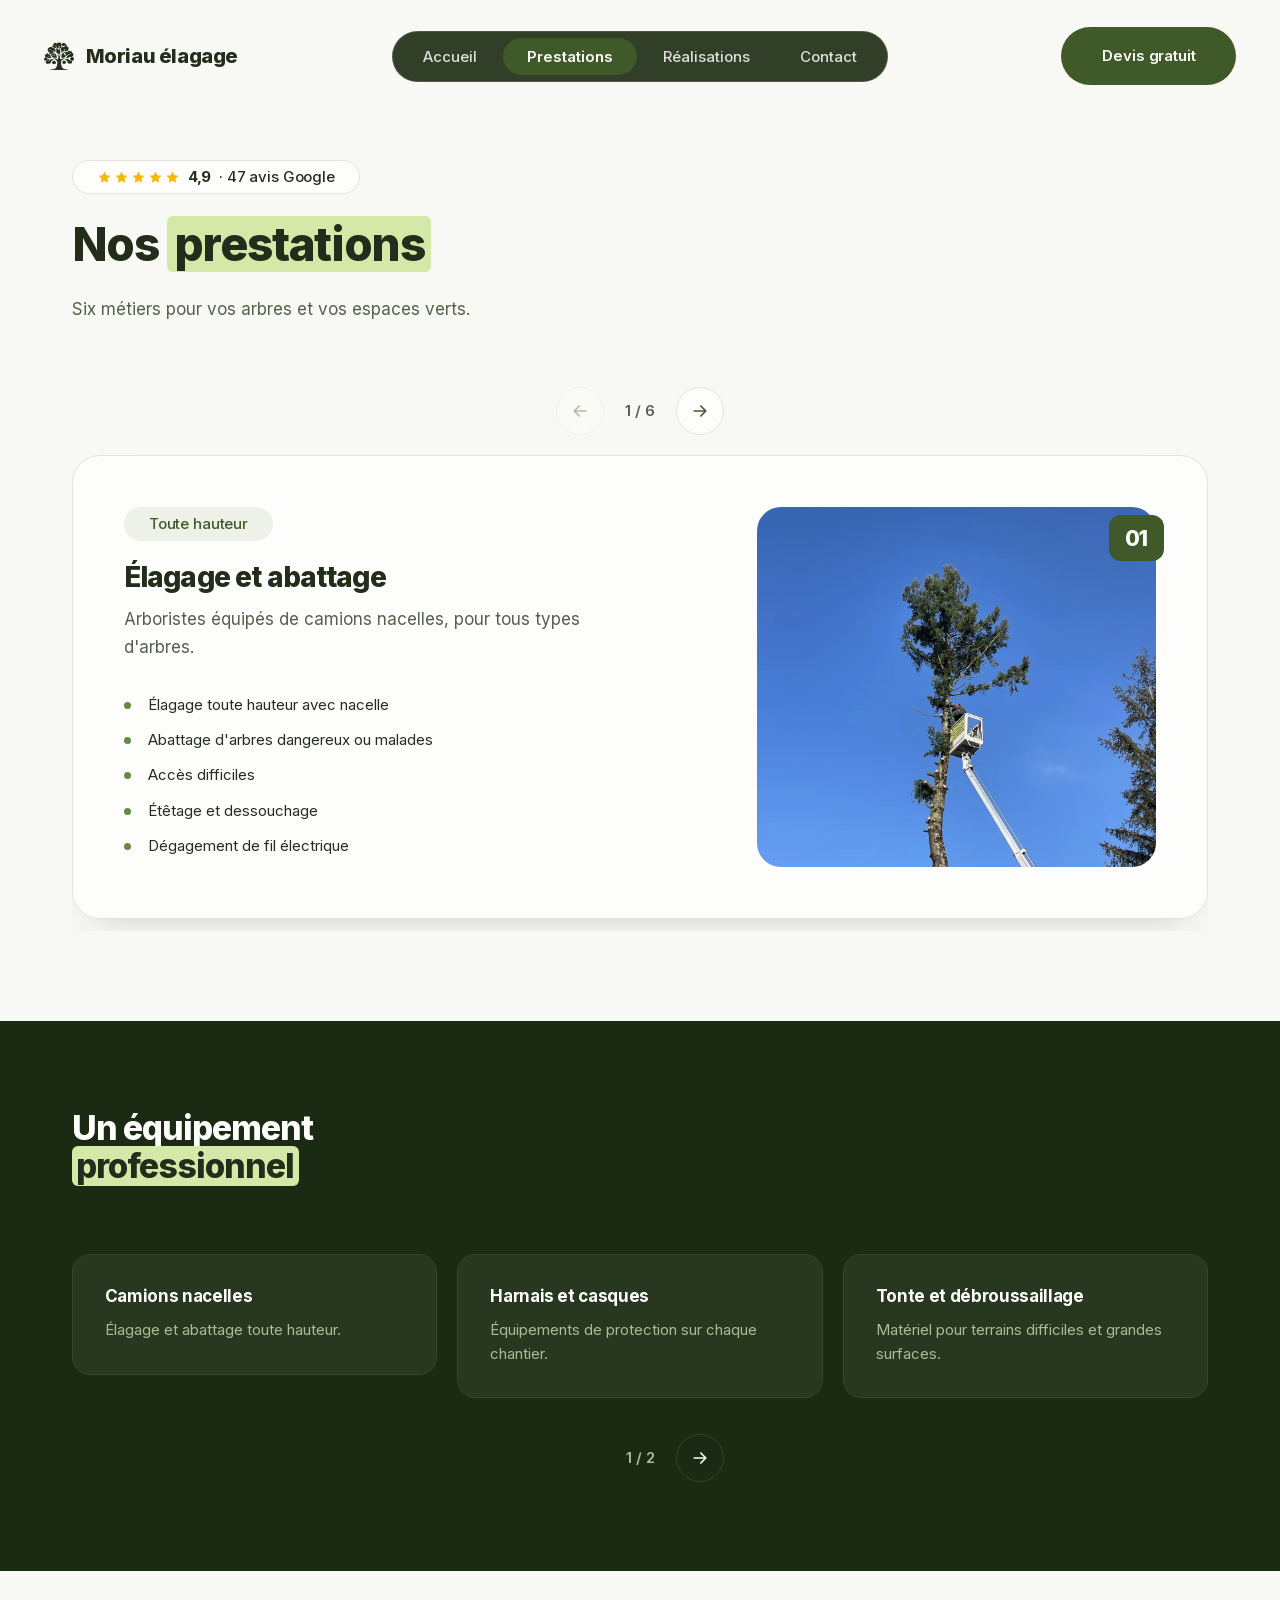
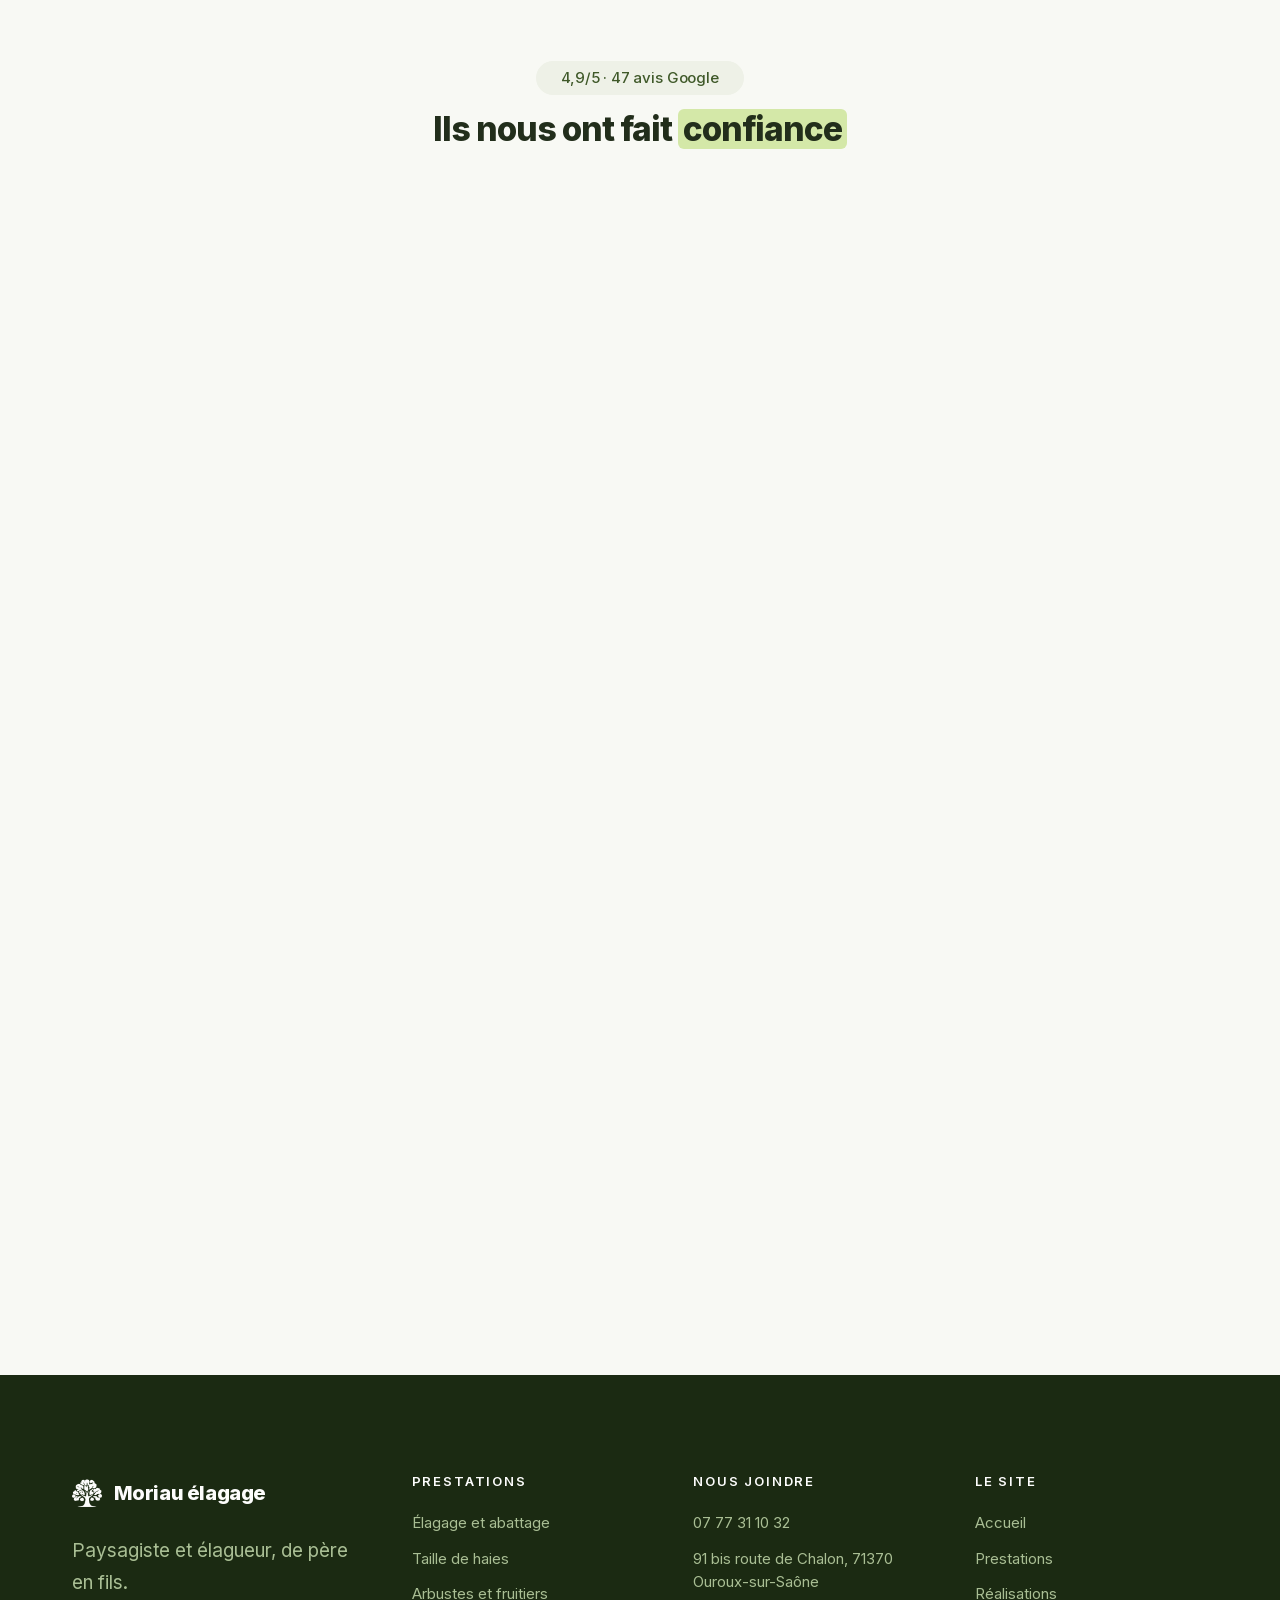
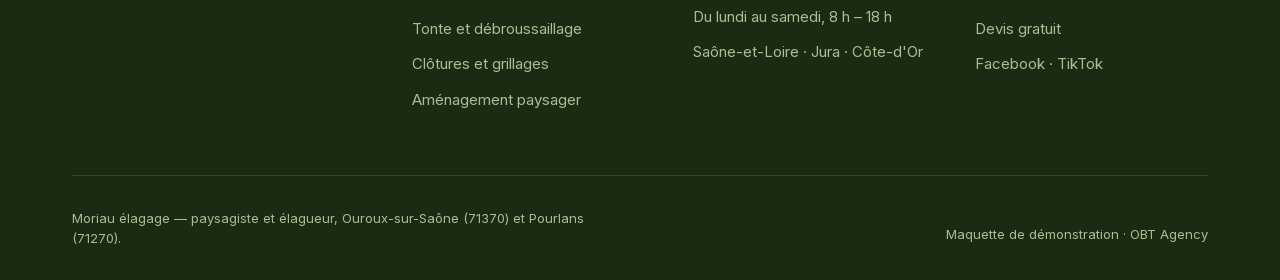
<file: services.html>
<!doctype html>
<html lang="fr">
<head>
<meta charset="utf-8">
<meta name="viewport" content="width=device-width, initial-scale=1">
<title>Prestations — Moriau élagage, élagueur et paysagiste en Saône-et-Loire</title>
<meta name="description" content="Élagage, abattage, dessouchage, taille de haies, d'arbustes et de fruitiers, tonte, débroussaillage, pose de clôtures et aménagement paysager autour de Chalon-sur-Saône.">
<meta property="og:type" content="website">
<meta property="og:title" content="Prestations — Moriau élagage, élagueur et paysagiste en Saône-et-Loire">
<meta property="og:description" content="Élagage, abattage, dessouchage, taille de haies, d'arbustes et de fruitiers, tonte, débroussaillage, pose de clôtures et aménagement paysager autour de Chalon-sur-Saône.">
<meta property="og:image" content="assets/img/hero-nacelle.webp">
<meta property="og:locale" content="fr_FR">
<link rel="icon" href="assets/logo/favicon.png" type="image/png">
<link rel="stylesheet" href="css/tokens.css?v=f122d2f7">
<link rel="stylesheet" href="css/base.css?v=64ca1773">
<link rel="stylesheet" href="css/layout.css?v=60f12857">
<link rel="stylesheet" href="css/components.css?v=58f9e634">
<link rel="stylesheet" href="css/pages.css?v=31c4f749">
<link rel="stylesheet" href="css/apparitions.css?v=08bc9de2">
<link rel="stylesheet" href="css/moriau.css?v=20dde512">
<script>
(function () {
  var r = document.documentElement;
  if (window.matchMedia('(prefers-reduced-motion: reduce)').matches) return;
  r.dataset.anim = 'oui';
  addEventListener('load', function () {
    setTimeout(function () {
      if (!r.dataset.animPrete) r.removeAttribute('data-anim');
    }, 1000);
  });
})();
</script>
</head>
<body>
<a class="evitement" href="#principal">Aller au contenu</a>

<header class="entete" id="entete" data-fond="clair">
  <div class="entete__interieur">
    <a class="marque" href="index.html" aria-label="Moriau élagage, accueil">
      <span class="marque__signe marque__arbre" aria-hidden="true"></span>
      <span class="marque__nom">Moriau élagage</span>
    </a>

    <nav class="nav" id="menu" aria-label="Navigation principale">
      <a class="nav__lien" href="index.html">Accueil</a>
      <a class="nav__lien" href="services.html" aria-current="page">Prestations</a>
      <a class="nav__lien" href="realisations.html">Réalisations</a>
      <a class="nav__lien" href="contact.html">Contact</a>
      <div class="nav__action"><a class="bouton bouton--plein bouton--large" href="contact.html">Devis gratuit</a></div>
    </nav>

    <div class="entete__action">
      <a class="bouton bouton--entete" href="contact.html">Devis gratuit</a>
    </div>

    <button class="burger" type="button" aria-expanded="false" aria-controls="menu" aria-label="Ouvrir le menu">
      <span class="burger__trait"></span><span class="burger__trait"></span><span class="burger__trait"></span>
    </button>
  </div>
</header>

<main id="principal">

<section class="hero-page">
  <div class="contenu">
    <a class="badge badge--verre hero__badge hero__google" href="https://maps.google.com/?cid=16493778770294044603" target="_blank" rel="noopener" aria-label="Note de 4,9 sur 5, 47 avis Google, voir la fiche"><span class="etoiles" role="img" aria-label="5 étoiles sur 5"><svg viewBox="0 0 24 24" fill="currentColor" aria-hidden="true"><path d="M12 2.5l2.9 5.9 6.5.9-4.7 4.6 1.1 6.5L12 17.3 6.2 20.4l1.1-6.5L2.6 9.3l6.5-.9z"/></svg><svg viewBox="0 0 24 24" fill="currentColor" aria-hidden="true"><path d="M12 2.5l2.9 5.9 6.5.9-4.7 4.6 1.1 6.5L12 17.3 6.2 20.4l1.1-6.5L2.6 9.3l6.5-.9z"/></svg><svg viewBox="0 0 24 24" fill="currentColor" aria-hidden="true"><path d="M12 2.5l2.9 5.9 6.5.9-4.7 4.6 1.1 6.5L12 17.3 6.2 20.4l1.1-6.5L2.6 9.3l6.5-.9z"/></svg><svg viewBox="0 0 24 24" fill="currentColor" aria-hidden="true"><path d="M12 2.5l2.9 5.9 6.5.9-4.7 4.6 1.1 6.5L12 17.3 6.2 20.4l1.1-6.5L2.6 9.3l6.5-.9z"/></svg><svg viewBox="0 0 24 24" fill="currentColor" aria-hidden="true"><path d="M12 2.5l2.9 5.9 6.5.9-4.7 4.6 1.1 6.5L12 17.3 6.2 20.4l1.1-6.5L2.6 9.3l6.5-.9z"/></svg></span><span class="hero__google-chiffre">4,9</span><span class="hero__google-libelle">· 47 avis Google</span></a>
    <h1 class="hero-page__titre">Nos <span class="surligne">prestations</span></h1>
    <p class="hero-page__texte">Six métiers pour vos arbres et vos espaces verts.</p>
  </div>
</section>

<section class="section section--creme section--haut-nul">
  <div class="contenu">
    <div class="carrousel carrousel--un" aria-label="Nos prestations">
      <div class="carrousel__commandes carrousel__commandes--haut">
        <button class="rail__fleche" type="button" data-carrousel="prec" aria-label="Précédent">
          <svg viewBox="0 0 24 24" fill="none" stroke="currentColor" stroke-width="2" stroke-linecap="round" stroke-linejoin="round" width="20" height="20" aria-hidden="true"><path d="M19 12H5M11 18l-6-6 6-6"/></svg>
        </button>
        <span class="carrousel__compteur" aria-hidden="true"></span>
        <button class="rail__fleche" type="button" data-carrousel="suiv" aria-label="Suivant">
          <svg viewBox="0 0 24 24" fill="none" stroke="currentColor" stroke-width="2" stroke-linecap="round" stroke-linejoin="round" width="20" height="20" aria-hidden="true"><path d="M5 12h14M13 6l6 6-6 6"/></svg>
        </button>
      </div>
      <div class="carrousel__piste">
        <article class="carrousel__item presta" id="elagage">
          <div>
            <div class="presta__entete">
              <p class="badge badge--accent">Toute hauteur</p>
              <p class="presta__numero">01</p>
            </div>
            <h2 class="presta__titre">Élagage et abattage</h2>
            <p class="presta__intro">Arboristes équipés de camions nacelles, pour tous types d'arbres.</p>
            <ul class="presta__liste">
            <li>Élagage toute hauteur avec nacelle</li>
            <li>Abattage d'arbres dangereux ou malades</li>
            <li>Accès difficiles</li>
            <li>Étêtage et dessouchage</li>
            <li>Dégagement de fil électrique</li>
            </ul>
          </div>
          <img class="visuel-photo visuel--1x1 presta__visuel" src="assets/img/presta-elagage.webp" width="1200" height="1200" loading="lazy" alt="Nacelle de Moriau élagage au sommet d'un grand arbre.">
        </article>
        <article class="carrousel__item presta" id="haies">
          <div>
            <div class="presta__entete">
              <p class="badge badge--accent">Travail soigné</p>
              <p class="presta__numero">02</p>
            </div>
            <h2 class="presta__titre">Taille de haies</h2>
            <p class="presta__intro">Un entretien régulier et professionnel de vos haies.</p>
            <ul class="presta__liste">
            <li>Taille de haies</li>
            <li>Entretien régulier</li>
            <li>Contrats d'entretien personnalisés</li>
            </ul>
          </div>
          <img class="visuel-photo visuel--1x1 presta__visuel" src="assets/img/presta-haie.webp" width="1200" height="1200" loading="lazy" alt="Haies taillées au carré dans un jardin.">
        </article>
        <article class="carrousel__item presta" id="fruitiers">
          <div>
            <div class="presta__entete">
              <p class="badge badge--accent">Savoir-faire</p>
              <p class="presta__numero">03</p>
            </div>
            <h2 class="presta__titre">Arbustes et fruitiers</h2>
            <p class="presta__intro">Redonner de la forme et de la vigueur à vos arbres.</p>
            <ul class="presta__liste">
            <li>Taille d'arbres fruitiers</li>
            <li>Taille d'arbustes</li>
            <li>Entretien d'espaces verts</li>
            </ul>
          </div>
          <img class="visuel-photo visuel--1x1 presta__visuel" src="assets/img/presta-fruitiers.webp" width="1200" height="1200" loading="lazy" alt="Arbres fruitiers en fleurs dans un verger.">
        </article>
        <article class="carrousel__item presta" id="tonte">
          <div>
            <div class="presta__entete">
              <p class="badge badge--accent">Toutes surfaces</p>
              <p class="presta__numero">04</p>
            </div>
            <h2 class="presta__titre">Tonte et débroussaillage</h2>
            <p class="presta__intro">Particuliers, entreprises et collectivités, même sur les très grandes surfaces.</p>
            <ul class="presta__liste">
            <li>Tonte de pelouse</li>
            <li>Débroussaillage</li>
            <li>Terrains à l'abandon</li>
            <li>Nettoyage d'extérieurs</li>
            </ul>
          </div>
          <img class="visuel-photo visuel--1x1 presta__visuel" src="assets/img/presta-tonte.webp" width="1200" height="1200" loading="lazy" alt="Tonte d'une pelouse au tracteur tondeuse.">
        </article>
        <article class="carrousel__item presta" id="clotures">
          <div>
            <div class="presta__entete">
              <p class="badge badge--accent">Pose et vente</p>
              <p class="presta__numero">05</p>
            </div>
            <h2 class="presta__titre">Clôtures et grillages</h2>
            <p class="presta__intro">Des clôtures plus solides et plus jolies.</p>
            <ul class="presta__liste">
            <li>Grillage soudé et renforcé</li>
            <li>Poteaux à sceller ou à platine</li>
            <li>Brise-vue</li>
            </ul>
          </div>
          <img class="visuel-photo visuel--1x1 presta__visuel" src="assets/img/presta-cloture.webp" width="1200" height="1200" loading="lazy" alt="Clôture grillagée avec brise-vue.">
        </article>
        <article class="carrousel__item presta" id="amenagement">
          <div>
            <div class="presta__entete">
              <p class="badge badge--accent">Création</p>
              <p class="presta__numero">06</p>
            </div>
            <h2 class="presta__titre">Aménagement paysager</h2>
            <p class="presta__intro">Pour embellir votre extérieur.</p>
            <ul class="presta__liste">
            <li>Création de jardins</li>
            <li>Plantations</li>
            <li>Allées et terrasses</li>
            <li>Aménagements décoratifs</li>
            </ul>
          </div>
          <img class="visuel-photo visuel--1x1 presta__visuel" src="assets/img/presta-amenagement.webp" width="1200" height="1200" loading="lazy" alt="Jeune arbre fraîchement planté.">
        </article>
      </div>
    </div>
  </div>
</section>

<section class="section section--sombre">
  <div class="contenu">
    <div class="section-entete">
      <h2 class="section-titre">Un équipement <span class="surligne">professionnel</span></h2>
    </div>
    <div class="carrousel" aria-label="Notre équipement">
      <div class="carrousel__piste materiel">
        <div class="carrousel__item materiel__item">
          <h3 class="materiel__nom">Camions nacelles</h3>
          <p class="materiel__detail">Élagage et abattage toute hauteur.</p>
        </div>
        <div class="carrousel__item materiel__item">
          <h3 class="materiel__nom">Harnais et casques</h3>
          <p class="materiel__detail">Équipements de protection sur chaque chantier.</p>
        </div>
        <div class="carrousel__item materiel__item">
          <h3 class="materiel__nom">Tonte et débroussaillage</h3>
          <p class="materiel__detail">Matériel pour terrains difficiles et grandes surfaces.</p>
        </div>
        <div class="carrousel__item materiel__item">
          <h3 class="materiel__nom">Travail rapide</h3>
          <p class="materiel__detail">Efficace et soigné.</p>
        </div>
      </div>
      <div class="carrousel__commandes">
        <button class="rail__fleche rail__fleche--sombre" type="button" data-carrousel="prec" aria-label="Précédent">
          <svg viewBox="0 0 24 24" fill="none" stroke="currentColor" stroke-width="2" stroke-linecap="round" stroke-linejoin="round" width="20" height="20" aria-hidden="true"><path d="M19 12H5M11 18l-6-6 6-6"/></svg>
        </button>
        <span class="carrousel__compteur" aria-hidden="true"></span>
        <button class="rail__fleche rail__fleche--sombre" type="button" data-carrousel="suiv" aria-label="Suivant">
          <svg viewBox="0 0 24 24" fill="none" stroke="currentColor" stroke-width="2" stroke-linecap="round" stroke-linejoin="round" width="20" height="20" aria-hidden="true"><path d="M5 12h14M13 6l6 6-6 6"/></svg>
        </button>
      </div>
    </div>
  </div>
</section>

<section class="section section--creme">
  <div class="contenu">
    <div class="section-entete section-entete--centre">
      <p class="badge badge--accent">4,9/5 · 47 avis Google</p>
      <h2 class="section-titre">Ils nous ont fait <span class="surligne">confiance</span></h2>
    </div>
    </div>
    <div class="avis-bande" role="region" aria-label="Avis Google de nos clients">
      <div class="avis-bande__piste">
        <div class="avis-bande__groupe">
          <figure class="carte avis-carte">
            <span class="etoiles" role="img" aria-label="5 étoiles sur 5"><svg viewBox="0 0 24 24" fill="currentColor" aria-hidden="true"><path d="M12 2.5l2.9 5.9 6.5.9-4.7 4.6 1.1 6.5L12 17.3 6.2 20.4l1.1-6.5L2.6 9.3l6.5-.9z"/></svg><svg viewBox="0 0 24 24" fill="currentColor" aria-hidden="true"><path d="M12 2.5l2.9 5.9 6.5.9-4.7 4.6 1.1 6.5L12 17.3 6.2 20.4l1.1-6.5L2.6 9.3l6.5-.9z"/></svg><svg viewBox="0 0 24 24" fill="currentColor" aria-hidden="true"><path d="M12 2.5l2.9 5.9 6.5.9-4.7 4.6 1.1 6.5L12 17.3 6.2 20.4l1.1-6.5L2.6 9.3l6.5-.9z"/></svg><svg viewBox="0 0 24 24" fill="currentColor" aria-hidden="true"><path d="M12 2.5l2.9 5.9 6.5.9-4.7 4.6 1.1 6.5L12 17.3 6.2 20.4l1.1-6.5L2.6 9.3l6.5-.9z"/></svg><svg viewBox="0 0 24 24" fill="currentColor" aria-hidden="true"><path d="M12 2.5l2.9 5.9 6.5.9-4.7 4.6 1.1 6.5L12 17.3 6.2 20.4l1.1-6.5L2.6 9.3l6.5-.9z"/></svg></span>
            <blockquote class="avis-carte__texte">« Excellent travail ! Monsieur Moriau est intervenu chez moi et le résultat est impeccable. Travail très soigné, arbres parfaitement taillés et chantier laissé propre après son passage. Professionnel, ponctuel et de bon conseil. Je suis vraiment très satisfait du rendu et je recommande sans hésiter. »</blockquote>
            <figcaption class="avis-carte__auteur"><span class="pastille" aria-hidden="true">DC</span>
              <span><strong>Dylan C.</strong><br><span>Avis Google · il y a 9 mois</span></span></figcaption>
          </figure>
          <figure class="carte avis-carte">
            <span class="etoiles" role="img" aria-label="5 étoiles sur 5"><svg viewBox="0 0 24 24" fill="currentColor" aria-hidden="true"><path d="M12 2.5l2.9 5.9 6.5.9-4.7 4.6 1.1 6.5L12 17.3 6.2 20.4l1.1-6.5L2.6 9.3l6.5-.9z"/></svg><svg viewBox="0 0 24 24" fill="currentColor" aria-hidden="true"><path d="M12 2.5l2.9 5.9 6.5.9-4.7 4.6 1.1 6.5L12 17.3 6.2 20.4l1.1-6.5L2.6 9.3l6.5-.9z"/></svg><svg viewBox="0 0 24 24" fill="currentColor" aria-hidden="true"><path d="M12 2.5l2.9 5.9 6.5.9-4.7 4.6 1.1 6.5L12 17.3 6.2 20.4l1.1-6.5L2.6 9.3l6.5-.9z"/></svg><svg viewBox="0 0 24 24" fill="currentColor" aria-hidden="true"><path d="M12 2.5l2.9 5.9 6.5.9-4.7 4.6 1.1 6.5L12 17.3 6.2 20.4l1.1-6.5L2.6 9.3l6.5-.9z"/></svg><svg viewBox="0 0 24 24" fill="currentColor" aria-hidden="true"><path d="M12 2.5l2.9 5.9 6.5.9-4.7 4.6 1.1 6.5L12 17.3 6.2 20.4l1.1-6.5L2.6 9.3l6.5-.9z"/></svg></span>
            <blockquote class="avis-carte__texte">« Très satisfait, de la prise de rendez-vous pour le devis, à la réalisation de l'élagage de mon mirabellier. Prix correct, travail soigné et chantier nettoyé. Avec en prime de précieux conseils. »</blockquote>
            <figcaption class="avis-carte__auteur"><span class="pastille" aria-hidden="true">SP</span>
              <span><strong>Steve P.</strong><br><span>Avis Google · il y a 9 mois</span></span></figcaption>
          </figure>
          <figure class="carte avis-carte">
            <span class="etoiles" role="img" aria-label="5 étoiles sur 5"><svg viewBox="0 0 24 24" fill="currentColor" aria-hidden="true"><path d="M12 2.5l2.9 5.9 6.5.9-4.7 4.6 1.1 6.5L12 17.3 6.2 20.4l1.1-6.5L2.6 9.3l6.5-.9z"/></svg><svg viewBox="0 0 24 24" fill="currentColor" aria-hidden="true"><path d="M12 2.5l2.9 5.9 6.5.9-4.7 4.6 1.1 6.5L12 17.3 6.2 20.4l1.1-6.5L2.6 9.3l6.5-.9z"/></svg><svg viewBox="0 0 24 24" fill="currentColor" aria-hidden="true"><path d="M12 2.5l2.9 5.9 6.5.9-4.7 4.6 1.1 6.5L12 17.3 6.2 20.4l1.1-6.5L2.6 9.3l6.5-.9z"/></svg><svg viewBox="0 0 24 24" fill="currentColor" aria-hidden="true"><path d="M12 2.5l2.9 5.9 6.5.9-4.7 4.6 1.1 6.5L12 17.3 6.2 20.4l1.1-6.5L2.6 9.3l6.5-.9z"/></svg><svg viewBox="0 0 24 24" fill="currentColor" aria-hidden="true"><path d="M12 2.5l2.9 5.9 6.5.9-4.7 4.6 1.1 6.5L12 17.3 6.2 20.4l1.1-6.5L2.6 9.3l6.5-.9z"/></svg></span>
            <blockquote class="avis-carte__texte">« Travail impeccable réalisé par M. Moriau, également très sympathique. Tarifs et délai de réalisation très raisonnables. Je recommande vivement cette entreprise. »</blockquote>
            <figcaption class="avis-carte__auteur"><span class="pastille" aria-hidden="true">CC</span>
              <span><strong>Charlotte C.</strong><br><span>Avis Google · il y a 3 mois</span></span></figcaption>
          </figure>
          <figure class="carte avis-carte">
            <span class="etoiles" role="img" aria-label="5 étoiles sur 5"><svg viewBox="0 0 24 24" fill="currentColor" aria-hidden="true"><path d="M12 2.5l2.9 5.9 6.5.9-4.7 4.6 1.1 6.5L12 17.3 6.2 20.4l1.1-6.5L2.6 9.3l6.5-.9z"/></svg><svg viewBox="0 0 24 24" fill="currentColor" aria-hidden="true"><path d="M12 2.5l2.9 5.9 6.5.9-4.7 4.6 1.1 6.5L12 17.3 6.2 20.4l1.1-6.5L2.6 9.3l6.5-.9z"/></svg><svg viewBox="0 0 24 24" fill="currentColor" aria-hidden="true"><path d="M12 2.5l2.9 5.9 6.5.9-4.7 4.6 1.1 6.5L12 17.3 6.2 20.4l1.1-6.5L2.6 9.3l6.5-.9z"/></svg><svg viewBox="0 0 24 24" fill="currentColor" aria-hidden="true"><path d="M12 2.5l2.9 5.9 6.5.9-4.7 4.6 1.1 6.5L12 17.3 6.2 20.4l1.1-6.5L2.6 9.3l6.5-.9z"/></svg><svg viewBox="0 0 24 24" fill="currentColor" aria-hidden="true"><path d="M12 2.5l2.9 5.9 6.5.9-4.7 4.6 1.1 6.5L12 17.3 6.2 20.4l1.1-6.5L2.6 9.3l6.5-.9z"/></svg></span>
            <blockquote class="avis-carte__texte">« Un grand merci à l'entreprise Moriau Élagage, une super équipe vraiment à l'écoute du client, très professionnelle. L'entreprise Moriau Élagage est intervenue chez moi pour l'abattage d'un sapin et la taille d'une haie de cyprès. Je suis entièrement satisfait des travaux effectués, je recommande à 100 %. »</blockquote>
            <figcaption class="avis-carte__auteur"><span class="pastille" aria-hidden="true">LA</span>
              <span><strong>Lorenzo A.</strong><br><span>Avis Google · il y a 9 mois</span></span></figcaption>
          </figure>
          <figure class="carte avis-carte">
            <span class="etoiles" role="img" aria-label="5 étoiles sur 5"><svg viewBox="0 0 24 24" fill="currentColor" aria-hidden="true"><path d="M12 2.5l2.9 5.9 6.5.9-4.7 4.6 1.1 6.5L12 17.3 6.2 20.4l1.1-6.5L2.6 9.3l6.5-.9z"/></svg><svg viewBox="0 0 24 24" fill="currentColor" aria-hidden="true"><path d="M12 2.5l2.9 5.9 6.5.9-4.7 4.6 1.1 6.5L12 17.3 6.2 20.4l1.1-6.5L2.6 9.3l6.5-.9z"/></svg><svg viewBox="0 0 24 24" fill="currentColor" aria-hidden="true"><path d="M12 2.5l2.9 5.9 6.5.9-4.7 4.6 1.1 6.5L12 17.3 6.2 20.4l1.1-6.5L2.6 9.3l6.5-.9z"/></svg><svg viewBox="0 0 24 24" fill="currentColor" aria-hidden="true"><path d="M12 2.5l2.9 5.9 6.5.9-4.7 4.6 1.1 6.5L12 17.3 6.2 20.4l1.1-6.5L2.6 9.3l6.5-.9z"/></svg><svg viewBox="0 0 24 24" fill="currentColor" aria-hidden="true"><path d="M12 2.5l2.9 5.9 6.5.9-4.7 4.6 1.1 6.5L12 17.3 6.2 20.4l1.1-6.5L2.6 9.3l6.5-.9z"/></svg></span>
            <blockquote class="avis-carte__texte">« Très bonne prestation, travail soigné, très professionnelle et chantier laissé propre. Je recommande sans hésitation. »</blockquote>
            <figcaption class="avis-carte__auteur"><span class="pastille" aria-hidden="true">WK</span>
              <span><strong>Wyatt K.</strong><br><span>Avis Google · il y a 9 mois</span></span></figcaption>
          </figure>
          <figure class="carte avis-carte">
            <span class="etoiles" role="img" aria-label="5 étoiles sur 5"><svg viewBox="0 0 24 24" fill="currentColor" aria-hidden="true"><path d="M12 2.5l2.9 5.9 6.5.9-4.7 4.6 1.1 6.5L12 17.3 6.2 20.4l1.1-6.5L2.6 9.3l6.5-.9z"/></svg><svg viewBox="0 0 24 24" fill="currentColor" aria-hidden="true"><path d="M12 2.5l2.9 5.9 6.5.9-4.7 4.6 1.1 6.5L12 17.3 6.2 20.4l1.1-6.5L2.6 9.3l6.5-.9z"/></svg><svg viewBox="0 0 24 24" fill="currentColor" aria-hidden="true"><path d="M12 2.5l2.9 5.9 6.5.9-4.7 4.6 1.1 6.5L12 17.3 6.2 20.4l1.1-6.5L2.6 9.3l6.5-.9z"/></svg><svg viewBox="0 0 24 24" fill="currentColor" aria-hidden="true"><path d="M12 2.5l2.9 5.9 6.5.9-4.7 4.6 1.1 6.5L12 17.3 6.2 20.4l1.1-6.5L2.6 9.3l6.5-.9z"/></svg><svg viewBox="0 0 24 24" fill="currentColor" aria-hidden="true"><path d="M12 2.5l2.9 5.9 6.5.9-4.7 4.6 1.1 6.5L12 17.3 6.2 20.4l1.1-6.5L2.6 9.3l6.5-.9z"/></svg></span>
            <blockquote class="avis-carte__texte">« Très réactif à la demande de devis, travail soigné, prix correct, je recommande ! »</blockquote>
            <figcaption class="avis-carte__auteur"><span class="pastille" aria-hidden="true">CG</span>
              <span><strong>Client Google</strong><br><span>Avis Google · il y a 7 mois</span></span></figcaption>
          </figure>
          <figure class="carte avis-carte">
            <span class="etoiles" role="img" aria-label="5 étoiles sur 5"><svg viewBox="0 0 24 24" fill="currentColor" aria-hidden="true"><path d="M12 2.5l2.9 5.9 6.5.9-4.7 4.6 1.1 6.5L12 17.3 6.2 20.4l1.1-6.5L2.6 9.3l6.5-.9z"/></svg><svg viewBox="0 0 24 24" fill="currentColor" aria-hidden="true"><path d="M12 2.5l2.9 5.9 6.5.9-4.7 4.6 1.1 6.5L12 17.3 6.2 20.4l1.1-6.5L2.6 9.3l6.5-.9z"/></svg><svg viewBox="0 0 24 24" fill="currentColor" aria-hidden="true"><path d="M12 2.5l2.9 5.9 6.5.9-4.7 4.6 1.1 6.5L12 17.3 6.2 20.4l1.1-6.5L2.6 9.3l6.5-.9z"/></svg><svg viewBox="0 0 24 24" fill="currentColor" aria-hidden="true"><path d="M12 2.5l2.9 5.9 6.5.9-4.7 4.6 1.1 6.5L12 17.3 6.2 20.4l1.1-6.5L2.6 9.3l6.5-.9z"/></svg><svg viewBox="0 0 24 24" fill="currentColor" aria-hidden="true"><path d="M12 2.5l2.9 5.9 6.5.9-4.7 4.6 1.1 6.5L12 17.3 6.2 20.4l1.1-6.5L2.6 9.3l6.5-.9z"/></svg></span>
            <blockquote class="avis-carte__texte">« Les travaux demandés ont été respectés, équipe souriante et professionnelle. Je recommande. »</blockquote>
            <figcaption class="avis-carte__auteur"><span class="pastille" aria-hidden="true">CG</span>
              <span><strong>Client Google</strong><br><span>Avis Google · il y a 6 mois</span></span></figcaption>
          </figure>
          <figure class="carte avis-carte">
            <span class="etoiles" role="img" aria-label="5 étoiles sur 5"><svg viewBox="0 0 24 24" fill="currentColor" aria-hidden="true"><path d="M12 2.5l2.9 5.9 6.5.9-4.7 4.6 1.1 6.5L12 17.3 6.2 20.4l1.1-6.5L2.6 9.3l6.5-.9z"/></svg><svg viewBox="0 0 24 24" fill="currentColor" aria-hidden="true"><path d="M12 2.5l2.9 5.9 6.5.9-4.7 4.6 1.1 6.5L12 17.3 6.2 20.4l1.1-6.5L2.6 9.3l6.5-.9z"/></svg><svg viewBox="0 0 24 24" fill="currentColor" aria-hidden="true"><path d="M12 2.5l2.9 5.9 6.5.9-4.7 4.6 1.1 6.5L12 17.3 6.2 20.4l1.1-6.5L2.6 9.3l6.5-.9z"/></svg><svg viewBox="0 0 24 24" fill="currentColor" aria-hidden="true"><path d="M12 2.5l2.9 5.9 6.5.9-4.7 4.6 1.1 6.5L12 17.3 6.2 20.4l1.1-6.5L2.6 9.3l6.5-.9z"/></svg><svg viewBox="0 0 24 24" fill="currentColor" aria-hidden="true"><path d="M12 2.5l2.9 5.9 6.5.9-4.7 4.6 1.1 6.5L12 17.3 6.2 20.4l1.1-6.5L2.6 9.3l6.5-.9z"/></svg></span>
            <blockquote class="avis-carte__texte">« J'ai fait récemment appel à Monsieur Moriau, très satisfait du résultat. Travail soigné, personne très discrète et polie. Je recommande. »</blockquote>
            <figcaption class="avis-carte__auteur"><span class="pastille" aria-hidden="true">CG</span>
              <span><strong>Client Google</strong><br><span>Avis Google · il y a 9 mois</span></span></figcaption>
          </figure>
          <figure class="carte avis-carte">
            <span class="etoiles" role="img" aria-label="5 étoiles sur 5"><svg viewBox="0 0 24 24" fill="currentColor" aria-hidden="true"><path d="M12 2.5l2.9 5.9 6.5.9-4.7 4.6 1.1 6.5L12 17.3 6.2 20.4l1.1-6.5L2.6 9.3l6.5-.9z"/></svg><svg viewBox="0 0 24 24" fill="currentColor" aria-hidden="true"><path d="M12 2.5l2.9 5.9 6.5.9-4.7 4.6 1.1 6.5L12 17.3 6.2 20.4l1.1-6.5L2.6 9.3l6.5-.9z"/></svg><svg viewBox="0 0 24 24" fill="currentColor" aria-hidden="true"><path d="M12 2.5l2.9 5.9 6.5.9-4.7 4.6 1.1 6.5L12 17.3 6.2 20.4l1.1-6.5L2.6 9.3l6.5-.9z"/></svg><svg viewBox="0 0 24 24" fill="currentColor" aria-hidden="true"><path d="M12 2.5l2.9 5.9 6.5.9-4.7 4.6 1.1 6.5L12 17.3 6.2 20.4l1.1-6.5L2.6 9.3l6.5-.9z"/></svg><svg viewBox="0 0 24 24" fill="currentColor" aria-hidden="true"><path d="M12 2.5l2.9 5.9 6.5.9-4.7 4.6 1.1 6.5L12 17.3 6.2 20.4l1.1-6.5L2.6 9.3l6.5-.9z"/></svg></span>
            <blockquote class="avis-carte__texte">« Entreprise très sérieuse et prix raisonnable, je recommande. »</blockquote>
            <figcaption class="avis-carte__auteur"><span class="pastille" aria-hidden="true">K</span>
              <span><strong>Kevin</strong><br><span>Avis Google · il y a 9 mois</span></span></figcaption>
          </figure>
        </div>
        <div class="avis-bande__groupe" aria-hidden="true">
          <figure class="carte avis-carte">
            <span class="etoiles" role="img" aria-label="5 étoiles sur 5"><svg viewBox="0 0 24 24" fill="currentColor" aria-hidden="true"><path d="M12 2.5l2.9 5.9 6.5.9-4.7 4.6 1.1 6.5L12 17.3 6.2 20.4l1.1-6.5L2.6 9.3l6.5-.9z"/></svg><svg viewBox="0 0 24 24" fill="currentColor" aria-hidden="true"><path d="M12 2.5l2.9 5.9 6.5.9-4.7 4.6 1.1 6.5L12 17.3 6.2 20.4l1.1-6.5L2.6 9.3l6.5-.9z"/></svg><svg viewBox="0 0 24 24" fill="currentColor" aria-hidden="true"><path d="M12 2.5l2.9 5.9 6.5.9-4.7 4.6 1.1 6.5L12 17.3 6.2 20.4l1.1-6.5L2.6 9.3l6.5-.9z"/></svg><svg viewBox="0 0 24 24" fill="currentColor" aria-hidden="true"><path d="M12 2.5l2.9 5.9 6.5.9-4.7 4.6 1.1 6.5L12 17.3 6.2 20.4l1.1-6.5L2.6 9.3l6.5-.9z"/></svg><svg viewBox="0 0 24 24" fill="currentColor" aria-hidden="true"><path d="M12 2.5l2.9 5.9 6.5.9-4.7 4.6 1.1 6.5L12 17.3 6.2 20.4l1.1-6.5L2.6 9.3l6.5-.9z"/></svg></span>
            <blockquote class="avis-carte__texte">« Excellent travail ! Monsieur Moriau est intervenu chez moi et le résultat est impeccable. Travail très soigné, arbres parfaitement taillés et chantier laissé propre après son passage. Professionnel, ponctuel et de bon conseil. Je suis vraiment très satisfait du rendu et je recommande sans hésiter. »</blockquote>
            <figcaption class="avis-carte__auteur"><span class="pastille" aria-hidden="true">DC</span>
              <span><strong>Dylan C.</strong><br><span>Avis Google · il y a 9 mois</span></span></figcaption>
          </figure>
          <figure class="carte avis-carte">
            <span class="etoiles" role="img" aria-label="5 étoiles sur 5"><svg viewBox="0 0 24 24" fill="currentColor" aria-hidden="true"><path d="M12 2.5l2.9 5.9 6.5.9-4.7 4.6 1.1 6.5L12 17.3 6.2 20.4l1.1-6.5L2.6 9.3l6.5-.9z"/></svg><svg viewBox="0 0 24 24" fill="currentColor" aria-hidden="true"><path d="M12 2.5l2.9 5.9 6.5.9-4.7 4.6 1.1 6.5L12 17.3 6.2 20.4l1.1-6.5L2.6 9.3l6.5-.9z"/></svg><svg viewBox="0 0 24 24" fill="currentColor" aria-hidden="true"><path d="M12 2.5l2.9 5.9 6.5.9-4.7 4.6 1.1 6.5L12 17.3 6.2 20.4l1.1-6.5L2.6 9.3l6.5-.9z"/></svg><svg viewBox="0 0 24 24" fill="currentColor" aria-hidden="true"><path d="M12 2.5l2.9 5.9 6.5.9-4.7 4.6 1.1 6.5L12 17.3 6.2 20.4l1.1-6.5L2.6 9.3l6.5-.9z"/></svg><svg viewBox="0 0 24 24" fill="currentColor" aria-hidden="true"><path d="M12 2.5l2.9 5.9 6.5.9-4.7 4.6 1.1 6.5L12 17.3 6.2 20.4l1.1-6.5L2.6 9.3l6.5-.9z"/></svg></span>
            <blockquote class="avis-carte__texte">« Très satisfait, de la prise de rendez-vous pour le devis, à la réalisation de l'élagage de mon mirabellier. Prix correct, travail soigné et chantier nettoyé. Avec en prime de précieux conseils. »</blockquote>
            <figcaption class="avis-carte__auteur"><span class="pastille" aria-hidden="true">SP</span>
              <span><strong>Steve P.</strong><br><span>Avis Google · il y a 9 mois</span></span></figcaption>
          </figure>
          <figure class="carte avis-carte">
            <span class="etoiles" role="img" aria-label="5 étoiles sur 5"><svg viewBox="0 0 24 24" fill="currentColor" aria-hidden="true"><path d="M12 2.5l2.9 5.9 6.5.9-4.7 4.6 1.1 6.5L12 17.3 6.2 20.4l1.1-6.5L2.6 9.3l6.5-.9z"/></svg><svg viewBox="0 0 24 24" fill="currentColor" aria-hidden="true"><path d="M12 2.5l2.9 5.9 6.5.9-4.7 4.6 1.1 6.5L12 17.3 6.2 20.4l1.1-6.5L2.6 9.3l6.5-.9z"/></svg><svg viewBox="0 0 24 24" fill="currentColor" aria-hidden="true"><path d="M12 2.5l2.9 5.9 6.5.9-4.7 4.6 1.1 6.5L12 17.3 6.2 20.4l1.1-6.5L2.6 9.3l6.5-.9z"/></svg><svg viewBox="0 0 24 24" fill="currentColor" aria-hidden="true"><path d="M12 2.5l2.9 5.9 6.5.9-4.7 4.6 1.1 6.5L12 17.3 6.2 20.4l1.1-6.5L2.6 9.3l6.5-.9z"/></svg><svg viewBox="0 0 24 24" fill="currentColor" aria-hidden="true"><path d="M12 2.5l2.9 5.9 6.5.9-4.7 4.6 1.1 6.5L12 17.3 6.2 20.4l1.1-6.5L2.6 9.3l6.5-.9z"/></svg></span>
            <blockquote class="avis-carte__texte">« Travail impeccable réalisé par M. Moriau, également très sympathique. Tarifs et délai de réalisation très raisonnables. Je recommande vivement cette entreprise. »</blockquote>
            <figcaption class="avis-carte__auteur"><span class="pastille" aria-hidden="true">CC</span>
              <span><strong>Charlotte C.</strong><br><span>Avis Google · il y a 3 mois</span></span></figcaption>
          </figure>
          <figure class="carte avis-carte">
            <span class="etoiles" role="img" aria-label="5 étoiles sur 5"><svg viewBox="0 0 24 24" fill="currentColor" aria-hidden="true"><path d="M12 2.5l2.9 5.9 6.5.9-4.7 4.6 1.1 6.5L12 17.3 6.2 20.4l1.1-6.5L2.6 9.3l6.5-.9z"/></svg><svg viewBox="0 0 24 24" fill="currentColor" aria-hidden="true"><path d="M12 2.5l2.9 5.9 6.5.9-4.7 4.6 1.1 6.5L12 17.3 6.2 20.4l1.1-6.5L2.6 9.3l6.5-.9z"/></svg><svg viewBox="0 0 24 24" fill="currentColor" aria-hidden="true"><path d="M12 2.5l2.9 5.9 6.5.9-4.7 4.6 1.1 6.5L12 17.3 6.2 20.4l1.1-6.5L2.6 9.3l6.5-.9z"/></svg><svg viewBox="0 0 24 24" fill="currentColor" aria-hidden="true"><path d="M12 2.5l2.9 5.9 6.5.9-4.7 4.6 1.1 6.5L12 17.3 6.2 20.4l1.1-6.5L2.6 9.3l6.5-.9z"/></svg><svg viewBox="0 0 24 24" fill="currentColor" aria-hidden="true"><path d="M12 2.5l2.9 5.9 6.5.9-4.7 4.6 1.1 6.5L12 17.3 6.2 20.4l1.1-6.5L2.6 9.3l6.5-.9z"/></svg></span>
            <blockquote class="avis-carte__texte">« Un grand merci à l'entreprise Moriau Élagage, une super équipe vraiment à l'écoute du client, très professionnelle. L'entreprise Moriau Élagage est intervenue chez moi pour l'abattage d'un sapin et la taille d'une haie de cyprès. Je suis entièrement satisfait des travaux effectués, je recommande à 100 %. »</blockquote>
            <figcaption class="avis-carte__auteur"><span class="pastille" aria-hidden="true">LA</span>
              <span><strong>Lorenzo A.</strong><br><span>Avis Google · il y a 9 mois</span></span></figcaption>
          </figure>
          <figure class="carte avis-carte">
            <span class="etoiles" role="img" aria-label="5 étoiles sur 5"><svg viewBox="0 0 24 24" fill="currentColor" aria-hidden="true"><path d="M12 2.5l2.9 5.9 6.5.9-4.7 4.6 1.1 6.5L12 17.3 6.2 20.4l1.1-6.5L2.6 9.3l6.5-.9z"/></svg><svg viewBox="0 0 24 24" fill="currentColor" aria-hidden="true"><path d="M12 2.5l2.9 5.9 6.5.9-4.7 4.6 1.1 6.5L12 17.3 6.2 20.4l1.1-6.5L2.6 9.3l6.5-.9z"/></svg><svg viewBox="0 0 24 24" fill="currentColor" aria-hidden="true"><path d="M12 2.5l2.9 5.9 6.5.9-4.7 4.6 1.1 6.5L12 17.3 6.2 20.4l1.1-6.5L2.6 9.3l6.5-.9z"/></svg><svg viewBox="0 0 24 24" fill="currentColor" aria-hidden="true"><path d="M12 2.5l2.9 5.9 6.5.9-4.7 4.6 1.1 6.5L12 17.3 6.2 20.4l1.1-6.5L2.6 9.3l6.5-.9z"/></svg><svg viewBox="0 0 24 24" fill="currentColor" aria-hidden="true"><path d="M12 2.5l2.9 5.9 6.5.9-4.7 4.6 1.1 6.5L12 17.3 6.2 20.4l1.1-6.5L2.6 9.3l6.5-.9z"/></svg></span>
            <blockquote class="avis-carte__texte">« Très bonne prestation, travail soigné, très professionnelle et chantier laissé propre. Je recommande sans hésitation. »</blockquote>
            <figcaption class="avis-carte__auteur"><span class="pastille" aria-hidden="true">WK</span>
              <span><strong>Wyatt K.</strong><br><span>Avis Google · il y a 9 mois</span></span></figcaption>
          </figure>
          <figure class="carte avis-carte">
            <span class="etoiles" role="img" aria-label="5 étoiles sur 5"><svg viewBox="0 0 24 24" fill="currentColor" aria-hidden="true"><path d="M12 2.5l2.9 5.9 6.5.9-4.7 4.6 1.1 6.5L12 17.3 6.2 20.4l1.1-6.5L2.6 9.3l6.5-.9z"/></svg><svg viewBox="0 0 24 24" fill="currentColor" aria-hidden="true"><path d="M12 2.5l2.9 5.9 6.5.9-4.7 4.6 1.1 6.5L12 17.3 6.2 20.4l1.1-6.5L2.6 9.3l6.5-.9z"/></svg><svg viewBox="0 0 24 24" fill="currentColor" aria-hidden="true"><path d="M12 2.5l2.9 5.9 6.5.9-4.7 4.6 1.1 6.5L12 17.3 6.2 20.4l1.1-6.5L2.6 9.3l6.5-.9z"/></svg><svg viewBox="0 0 24 24" fill="currentColor" aria-hidden="true"><path d="M12 2.5l2.9 5.9 6.5.9-4.7 4.6 1.1 6.5L12 17.3 6.2 20.4l1.1-6.5L2.6 9.3l6.5-.9z"/></svg><svg viewBox="0 0 24 24" fill="currentColor" aria-hidden="true"><path d="M12 2.5l2.9 5.9 6.5.9-4.7 4.6 1.1 6.5L12 17.3 6.2 20.4l1.1-6.5L2.6 9.3l6.5-.9z"/></svg></span>
            <blockquote class="avis-carte__texte">« Très réactif à la demande de devis, travail soigné, prix correct, je recommande ! »</blockquote>
            <figcaption class="avis-carte__auteur"><span class="pastille" aria-hidden="true">CG</span>
              <span><strong>Client Google</strong><br><span>Avis Google · il y a 7 mois</span></span></figcaption>
          </figure>
          <figure class="carte avis-carte">
            <span class="etoiles" role="img" aria-label="5 étoiles sur 5"><svg viewBox="0 0 24 24" fill="currentColor" aria-hidden="true"><path d="M12 2.5l2.9 5.9 6.5.9-4.7 4.6 1.1 6.5L12 17.3 6.2 20.4l1.1-6.5L2.6 9.3l6.5-.9z"/></svg><svg viewBox="0 0 24 24" fill="currentColor" aria-hidden="true"><path d="M12 2.5l2.9 5.9 6.5.9-4.7 4.6 1.1 6.5L12 17.3 6.2 20.4l1.1-6.5L2.6 9.3l6.5-.9z"/></svg><svg viewBox="0 0 24 24" fill="currentColor" aria-hidden="true"><path d="M12 2.5l2.9 5.9 6.5.9-4.7 4.6 1.1 6.5L12 17.3 6.2 20.4l1.1-6.5L2.6 9.3l6.5-.9z"/></svg><svg viewBox="0 0 24 24" fill="currentColor" aria-hidden="true"><path d="M12 2.5l2.9 5.9 6.5.9-4.7 4.6 1.1 6.5L12 17.3 6.2 20.4l1.1-6.5L2.6 9.3l6.5-.9z"/></svg><svg viewBox="0 0 24 24" fill="currentColor" aria-hidden="true"><path d="M12 2.5l2.9 5.9 6.5.9-4.7 4.6 1.1 6.5L12 17.3 6.2 20.4l1.1-6.5L2.6 9.3l6.5-.9z"/></svg></span>
            <blockquote class="avis-carte__texte">« Les travaux demandés ont été respectés, équipe souriante et professionnelle. Je recommande. »</blockquote>
            <figcaption class="avis-carte__auteur"><span class="pastille" aria-hidden="true">CG</span>
              <span><strong>Client Google</strong><br><span>Avis Google · il y a 6 mois</span></span></figcaption>
          </figure>
          <figure class="carte avis-carte">
            <span class="etoiles" role="img" aria-label="5 étoiles sur 5"><svg viewBox="0 0 24 24" fill="currentColor" aria-hidden="true"><path d="M12 2.5l2.9 5.9 6.5.9-4.7 4.6 1.1 6.5L12 17.3 6.2 20.4l1.1-6.5L2.6 9.3l6.5-.9z"/></svg><svg viewBox="0 0 24 24" fill="currentColor" aria-hidden="true"><path d="M12 2.5l2.9 5.9 6.5.9-4.7 4.6 1.1 6.5L12 17.3 6.2 20.4l1.1-6.5L2.6 9.3l6.5-.9z"/></svg><svg viewBox="0 0 24 24" fill="currentColor" aria-hidden="true"><path d="M12 2.5l2.9 5.9 6.5.9-4.7 4.6 1.1 6.5L12 17.3 6.2 20.4l1.1-6.5L2.6 9.3l6.5-.9z"/></svg><svg viewBox="0 0 24 24" fill="currentColor" aria-hidden="true"><path d="M12 2.5l2.9 5.9 6.5.9-4.7 4.6 1.1 6.5L12 17.3 6.2 20.4l1.1-6.5L2.6 9.3l6.5-.9z"/></svg><svg viewBox="0 0 24 24" fill="currentColor" aria-hidden="true"><path d="M12 2.5l2.9 5.9 6.5.9-4.7 4.6 1.1 6.5L12 17.3 6.2 20.4l1.1-6.5L2.6 9.3l6.5-.9z"/></svg></span>
            <blockquote class="avis-carte__texte">« J'ai fait récemment appel à Monsieur Moriau, très satisfait du résultat. Travail soigné, personne très discrète et polie. Je recommande. »</blockquote>
            <figcaption class="avis-carte__auteur"><span class="pastille" aria-hidden="true">CG</span>
              <span><strong>Client Google</strong><br><span>Avis Google · il y a 9 mois</span></span></figcaption>
          </figure>
          <figure class="carte avis-carte">
            <span class="etoiles" role="img" aria-label="5 étoiles sur 5"><svg viewBox="0 0 24 24" fill="currentColor" aria-hidden="true"><path d="M12 2.5l2.9 5.9 6.5.9-4.7 4.6 1.1 6.5L12 17.3 6.2 20.4l1.1-6.5L2.6 9.3l6.5-.9z"/></svg><svg viewBox="0 0 24 24" fill="currentColor" aria-hidden="true"><path d="M12 2.5l2.9 5.9 6.5.9-4.7 4.6 1.1 6.5L12 17.3 6.2 20.4l1.1-6.5L2.6 9.3l6.5-.9z"/></svg><svg viewBox="0 0 24 24" fill="currentColor" aria-hidden="true"><path d="M12 2.5l2.9 5.9 6.5.9-4.7 4.6 1.1 6.5L12 17.3 6.2 20.4l1.1-6.5L2.6 9.3l6.5-.9z"/></svg><svg viewBox="0 0 24 24" fill="currentColor" aria-hidden="true"><path d="M12 2.5l2.9 5.9 6.5.9-4.7 4.6 1.1 6.5L12 17.3 6.2 20.4l1.1-6.5L2.6 9.3l6.5-.9z"/></svg><svg viewBox="0 0 24 24" fill="currentColor" aria-hidden="true"><path d="M12 2.5l2.9 5.9 6.5.9-4.7 4.6 1.1 6.5L12 17.3 6.2 20.4l1.1-6.5L2.6 9.3l6.5-.9z"/></svg></span>
            <blockquote class="avis-carte__texte">« Entreprise très sérieuse et prix raisonnable, je recommande. »</blockquote>
            <figcaption class="avis-carte__auteur"><span class="pastille" aria-hidden="true">K</span>
              <span><strong>Kevin</strong><br><span>Avis Google · il y a 9 mois</span></span></figcaption>
          </figure>
        </div>
      </div>
    </div>
    <div class="contenu">
  </div>
</section>

<section class="section section--creme section--haut-nul">
  <div class="contenu">
    <div class="appel">
      <img class="visuel-photo visuel--pleine" src="assets/img/appel-services.webp"
           width="1600" height="1200" loading="lazy"
           alt="Camion nacelle de Moriau élagage en intervention.">
      <div class="appel__contenu">
        <h2 class="appel__titre"><span class="surligne">Devis</span> et déplacement gratuits</h2>
        <div class="appel__action">
          <a class="bouton bouton--clair" href="contact.html">Demander un devis</a>
          <a class="bouton bouton--plein" href="tel:+33777311032">07 77 31 10 32</a>
        </div>
      </div>
    </div>
  </div>
</section>

</main>

<footer class="pied">
  <div class="contenu">
    <div class="pied__haut">
      <div>
        <a class="marque" href="index.html" aria-label="Moriau élagage, accueil">
      <span class="marque__signe marque__arbre" aria-hidden="true"></span>
      <span class="marque__nom">Moriau élagage</span>
    </a>
        <p class="pied__accroche">Paysagiste et élagueur, de père en fils.</p>
      </div>

      <div>
        <p class="pied__titre">Prestations</p>
        <ul class="pied__liste">
          <li><a href="services.html#elagage">Élagage et abattage</a></li>
          <li><a href="services.html#haies">Taille de haies</a></li>
          <li><a href="services.html#fruitiers">Arbustes et fruitiers</a></li>
          <li><a href="services.html#tonte">Tonte et débroussaillage</a></li>
          <li><a href="services.html#clotures">Clôtures et grillages</a></li>
          <li><a href="services.html#amenagement">Aménagement paysager</a></li>
        </ul>
      </div>

      <div>
        <p class="pied__titre">Nous joindre</p>
        <ul class="pied__liste">
          <li><a href="tel:+33777311032">07 77 31 10 32</a></li>
          <li>91 bis route de Chalon, 71370 Ouroux-sur-Saône</li>
          <li>Du lundi au samedi, 8 h – 18 h</li>
          <li>Saône-et-Loire · Jura · Côte-d'Or</li>
        </ul>
      </div>

      <div>
        <p class="pied__titre">Le site</p>
        <ul class="pied__liste">
          <li><a href="index.html">Accueil</a></li>
          <li><a href="services.html">Prestations</a></li>
          <li><a href="realisations.html">Réalisations</a></li>
          <li><a href="contact.html">Devis gratuit</a></li>
          <li><a href="https://facebook.com/share/1DsEoRvHDE/" target="_blank" rel="noopener">Facebook</a> · <a href="https://tiktok.com/@moriauelagage" target="_blank" rel="noopener">TikTok</a></li>
        </ul>
      </div>
    </div>

    <div class="pied__bas">
      <p>Moriau élagage — paysagiste et élagueur, Ouroux-sur-Saône (71370) et Pourlans (71270).</p>
      <p>Maquette de démonstration · OBT Agency</p>
    </div>
  </div>
</footer>
<script src="js/apparitions.js?v=02286d6b"></script>
<script src="js/main.js?v=93c385ca"></script>
<script src="js/moriau.js?v=9325106b"></script>
</body>
</html>
</file>
<file: css/tokens.css>
@font-face {
  font-family: 'Inter';
  font-style: normal;
  font-weight: 400 800;
  font-display: swap;
  src: url('../assets/fonts/inter-latin.woff2') format('woff2');
  unicode-range: U+0000-00FF, U+0131, U+0152-0153, U+02BB-02BC, U+02C6, U+02DA,
    U+02DC, U+0304, U+0308, U+0329, U+2000-206F, U+20AC, U+2122, U+2191, U+2193,
    U+2212, U+2215, U+FEFF, U+FFFD;
}
@font-face {
  font-family: 'Inter';
  font-style: normal;
  font-weight: 400 800;
  font-display: swap;
  src: url('../assets/fonts/inter-latin-ext.woff2') format('woff2');
  unicode-range: U+0100-02BA, U+02BD-02C5, U+02C7-02CC, U+02CE-02D7, U+02DD-02FF,
    U+0304, U+0308, U+0329, U+1D00-1DBF, U+1E00-1E9F, U+1EF2-1EFF, U+2020,
    U+20A0-20AB, U+20AD-20C0, U+2113, U+2C60-2C7F, U+A720-A7FF;
}

:root {
    --c-vert: #3F5929;            --c-vert-sombre: #1B2A12;     --c-vert-accent: #658B42;     --c-creme: #F8F9F4;           --c-creme-2: #EEF1E7;         --c-creme-3: #F4F5F0;         --c-blanc: #FDFDFC;           --c-encre: #222E1B;           --c-encre-douce: #55614C;     --c-encre-claire: #A9BE94;    --c-trait: #E1E5D9;           --c-trait-sombre: #34472A;  
    --v-verre: rgba(253, 253, 252, .62);
  --v-verre-bord: rgba(253, 253, 252, .72);
  --v-verre-sombre: rgba(27, 42, 18, .55);
  --v-photo: linear-gradient(100deg, rgba(20, 32, 13, .78) 0%, rgba(20, 32, 13, .55) 42%, rgba(20, 32, 13, .12) 78%);
    --v-entete: linear-gradient(to bottom, rgba(20, 32, 13, .55) 0%, rgba(20, 32, 13, .28) 45%, transparent 100%);
    --v-photo-bas: linear-gradient(to top, rgba(20, 32, 13, .88) 0%, rgba(20, 32, 13, .72) 30%, rgba(20, 32, 13, .34) 58%, transparent 84%);
    --v-appel-mobile: linear-gradient(to top, rgba(20, 32, 13, .92) 0%, rgba(20, 32, 13, .82) 50%, rgba(20, 32, 13, .66) 100%);
  --v-carte-mobile: linear-gradient(to top, rgba(20, 32, 13, .92) 10%, rgba(20, 32, 13, .66) 52%, rgba(20, 32, 13, .2) 86%);

    --f-titre: 'Inter', -apple-system, BlinkMacSystemFont, 'Segoe UI', Helvetica, Arial, sans-serif;

  --fs-xs: 13px;
  --fs-sm: 15px;
  --fs-base: 16px;
  --fs-md: 17px;
  --fs-lg: 19px;
  --fs-xl: 22px;
  --fs-2xl: clamp(22px, 2.1vw, 26px);
  --fs-3xl: clamp(26px, 2.6vw, 32px);
  --fs-4xl: clamp(30px, 3.2vw, 40px);
  --fs-5xl: clamp(34px, 4vw, 52px);
  --fs-6xl: clamp(38px, 5.13vw, 74px); 
  --fw-normal: 400;
  --fw-moyen: 500;
  --fw-demi: 600;
  --fw-gras: 700;
  --fw-noir: 800;

  --ls-titre: -.03em;     --ls-sous-titre: -.02em;
  --ls-capitales: .14em;

  --lh-titre: 1.14;       --lh-serre: 1.2;
  --lh-texte: 1.55;
  --lh-large: 1.65;

    --sp-1: 4px;
  --sp-2: 8px;
  --sp-3: 12px;
  --sp-4: 16px;
  --sp-5: 20px;
  --sp-6: 24px;
  --sp-8: 32px;
  --sp-10: 40px;
  --sp-12: 48px;
  --sp-16: 64px;
  --sp-20: 80px;
  --sp-24: 96px;
  --sp-30: 120px;
  --sp-40: 160px;

    --sp-section: clamp(64px, 7vw, 120px);
  --sp-section-courte: clamp(48px, 5vw, 80px);

    --l-contenu: 1280px;        --l-etroit: 900px;
  --l-texte: 62ch;            --l-gouttiere: clamp(20px, 5.6vw, 80px);
  --l-bande: clamp(20px, 3.4vw, 48px);     --l-header: 112px;
  --l-collant: 104px;      
    --r-sm: 8px;
  --r-md: 12px;
  --r-lg: 18px;
  --r-xl: 24px;
  --r-2xl: 28px;
  --r-pill: 999px;

    --sh-carte: 0 18px 40px -24px rgba(27, 42, 18, .28);
  --sh-flottant: 0 30px 70px -30px rgba(27, 42, 18, .45);

    --tr-rapide: 140ms cubic-bezier(.2, .6, .3, 1);
  --tr-normal: 260ms cubic-bezier(.2, .6, .3, 1);
  --tr-lent: 700ms cubic-bezier(.16, .84, .28, 1);
}
</file>
<file: css/base.css>
*,
*::before,
*::after { box-sizing: border-box; }

html {
  -webkit-text-size-adjust: 100%;
  scroll-behavior: smooth;
}

body {
  margin: 0;
  font-family: var(--f-titre);
  font-size: var(--fs-base);
  line-height: var(--lh-texte);
  font-weight: var(--fw-normal);
  color: var(--c-encre);
  background: var(--c-creme);
  -webkit-font-smoothing: antialiased;
  -moz-osx-font-smoothing: grayscale;
  overflow-x: hidden;
}

h1, h2, h3, h4 {
  margin: 0;
  font-weight: var(--fw-noir);
  line-height: var(--lh-titre);
  letter-spacing: var(--ls-titre);
  text-wrap: balance;
}

h1 { font-size: var(--fs-6xl); }
h2 { font-size: var(--fs-4xl); }
h3 { font-size: var(--fs-xl); letter-spacing: var(--ls-sous-titre); }
h4 { font-size: var(--fs-md); letter-spacing: var(--ls-sous-titre); }

p { margin: 0; }
p + p { margin-top: var(--sp-4); }

figure, blockquote, dl, dd { margin: 0; }

ul, ol { margin: 0; padding: 0; }
li { list-style: none; }

a {
  color: inherit;
  text-decoration: none;
}

img, svg, video {
  display: block;
  max-width: 100%;
}

button, input, select, textarea {
  font: inherit;
  color: inherit;
}

button { cursor: pointer; }

strong { font-weight: var(--fw-demi); }

:focus-visible {
  outline: 3px solid var(--c-vert-accent);
  outline-offset: 3px;
  border-radius: var(--r-sm);
}
.sur-sombre :focus-visible,
.section--sombre :focus-visible {
  outline-color: var(--c-blanc);
}

.evitement {
  position: absolute;
  top: var(--sp-3);
  left: var(--sp-3);
  z-index: 100;
  padding: var(--sp-3) var(--sp-5);
  background: var(--c-vert);
  color: var(--c-blanc);
  font-size: var(--fs-sm);
  font-weight: var(--fw-demi);
  border-radius: var(--r-pill);
  transform: translateY(-200%);
  transition: transform var(--tr-rapide);
}
.evitement:focus-visible { transform: translateY(0); }

.visuellement-cache {
  position: absolute;
  width: 1px;
  height: 1px;
  margin: -1px;
  padding: 0;
  overflow: hidden;
  clip-path: inset(50%);
  white-space: nowrap;
  border: 0;
}

@media (prefers-reduced-motion: reduce) {
  html { scroll-behavior: auto; }
  *,
  *::before,
  *::after {
    animation-duration: .01ms !important;
    animation-iteration-count: 1 !important;
    transition-duration: .01ms !important;
  }
}
</file>
<file: css/layout.css>
.contenu {
  width: 100%;
  max-width: var(--l-contenu);
  margin-inline: auto;
  padding-inline: var(--l-gouttiere);
}
.contenu--etroit { max-width: calc(var(--l-etroit) + 2 * var(--l-gouttiere)); }

.section { padding-block: var(--sp-section); }
.section--courte { padding-block: var(--sp-section-courte); }
.section--haut-nul { padding-block-start: 0; }
.section--bas-nul { padding-block-end: 0; }

.section--creme { background: var(--c-creme); }
.section--creme-2 { background: var(--c-creme-2); }
.section--sombre {
  background: var(--c-vert-sombre);
  color: var(--c-blanc);
}
.section--sombre .section-titre { color: var(--c-blanc); }
.section--sombre .section-chapo { color: var(--c-encre-claire); }

.section-entete {
  display: flex;
  flex-direction: column;
  align-items: flex-start;
  gap: var(--sp-4);
  margin-block-end: var(--sp-16);
}
.section-entete--centre {
  align-items: center;
  text-align: center;
}
.section-entete--large {
  display: grid;
  grid-template-columns: minmax(0, 1fr) minmax(0, .78fr);
  gap: var(--sp-12);
  align-items: start;
}
.section-titre {
  font-size: var(--fs-4xl);
  color: var(--c-encre);
  max-width: 20ch;
}
.section-entete--centre .section-titre { max-width: 24ch; }
.section-chapo {
  font-size: var(--fs-lg);
  line-height: var(--lh-large);
  color: var(--c-encre-douce);
  max-width: var(--l-texte);
}

.grille { display: grid; gap: var(--sp-6); }
.grille--2 { grid-template-columns: repeat(2, minmax(0, 1fr)); }
.grille--3 { grid-template-columns: repeat(3, minmax(0, 1fr)); }
.grille--4 { grid-template-columns: repeat(4, minmax(0, 1fr)); }
.grille--large { gap: var(--sp-8); }

.entete {
  position: fixed;
  inset-block-start: 0;
  inset-inline: 0;
  z-index: 50;
  height: var(--l-header);
  display: flex;
  align-items: center;
  background: transparent;
  transition: transform var(--tr-normal);
}
.entete[data-cache='true'] { transform: translateY(-102%); }

.entete__interieur {
  position: relative;
  display: flex;
  align-items: center;
  justify-content: space-between;
  gap: var(--sp-6);
  width: 100%;
  padding-inline: var(--l-bande);
}

.marque {
  display: inline-flex;
  align-items: center;
  gap: var(--sp-3);
  flex-shrink: 0;
    min-height: 44px;
  color: var(--c-encre);
}
.entete[data-fond='sombre'] .marque { color: var(--c-blanc); }
.entete[data-fond='sombre'] .burger {
  background: var(--c-blanc);
  border-color: rgba(27, 42, 18, .12);
}
.entete[data-fond='sombre'] .burger__trait { background: var(--c-vert); }
.marque__signe { width: 26px; height: 26px; flex-shrink: 0; }
.marque__nom {
  font-size: 20px;                 font-weight: var(--fw-noir);
  letter-spacing: -.02em;
  line-height: 1;
}

.nav {
  position: absolute;
  inset-inline-start: 50%;
  translate: -50% 0;
  display: flex;
  align-items: center;
  gap: 2px;
  padding: 6px;
  border-radius: var(--r-pill);
  background: rgba(27, 42, 18, .9);
  border: 1px solid rgba(253, 253, 252, .14);
  -webkit-backdrop-filter: blur(16px);
  backdrop-filter: blur(16px);
}
.nav__lien {
  padding: 11px var(--sp-6);
  border-radius: var(--r-pill);
  font-size: var(--fs-sm);
  font-weight: var(--fw-moyen);
  line-height: 1;
  color: rgba(253, 253, 252, .86);
  transition: background-color var(--tr-rapide), color var(--tr-rapide);
}
.nav__lien:hover { color: var(--c-blanc); background: rgba(253, 253, 252, .1); }
.nav__lien[aria-current='page'] {
  background: var(--c-vert);
  color: var(--c-blanc);
  font-weight: var(--fw-demi);
}

.entete__action { flex-shrink: 0; }
.bouton--entete {
  height: 52px;
  padding-inline: var(--sp-8);
  background: var(--c-blanc);
  color: var(--c-vert-sombre);
}
.bouton--entete:hover { background: var(--c-creme-2); }
.entete[data-fond='clair'] .bouton--entete {
  background: var(--c-vert);
  color: var(--c-blanc);
}
.entete[data-fond='clair'] .bouton--entete:hover { background: var(--c-vert-sombre); }

.burger {
  display: none;
    flex-direction: column;
  align-items: center;
  justify-content: center;
  gap: 4px;
  width: 48px;
  height: 48px;
  padding: 0;
  border: 1px solid rgba(253, 253, 252, .18);
  border-radius: var(--r-pill);
  background: rgba(27, 42, 18, .9);
  -webkit-backdrop-filter: blur(16px);
  backdrop-filter: blur(16px);
}
.burger__trait {
  display: block;
  width: 18px;
  height: 2px;
  border-radius: var(--r-pill);
  background: var(--c-blanc);
  transition: transform var(--tr-normal), opacity var(--tr-rapide);
}
.burger[aria-expanded='true'] .burger__trait:nth-child(1) { transform: translateY(6px) rotate(45deg); }
.burger[aria-expanded='true'] .burger__trait:nth-child(2) { opacity: 0; }
.burger[aria-expanded='true'] .burger__trait:nth-child(3) { transform: translateY(-6px) rotate(-45deg); }

.pied {
  background: var(--c-vert-sombre);
  color: var(--c-blanc);
  padding-block: var(--sp-24) var(--sp-8);
}
.pied__haut {
  display: grid;
  grid-template-columns: minmax(0, 1.25fr) repeat(3, minmax(0, 1fr));
  gap: var(--sp-12);
  padding-block-end: var(--sp-16);
  border-block-end: 1px solid var(--c-trait-sombre);
}
.pied__accroche {
  font-size: var(--fs-lg);
  line-height: var(--lh-large);
  color: var(--c-encre-claire);
  max-width: 32ch;
  margin-block-start: var(--sp-5);
}
.pied__titre {
  font-size: var(--fs-xs);
  font-weight: var(--fw-demi);
  letter-spacing: var(--ls-capitales);
  text-transform: uppercase;
  color: var(--c-vert-accent);
  margin-block-end: var(--sp-5);
}
.pied__liste { display: grid; gap: var(--sp-3); }
.pied__liste a,
.pied__liste li {
  font-size: var(--fs-sm);
  color: var(--c-encre-claire);
  transition: color var(--tr-rapide);
}
.pied__liste a:hover { color: var(--c-blanc); }
.pied__bas {
  display: flex;
  flex-wrap: wrap;
  justify-content: space-between;
  gap: var(--sp-4);
  padding-block-start: var(--sp-8);
  font-size: var(--fs-xs);
  color: var(--c-encre-claire);
}
.pied__bas p { max-width: 68ch; }

@media (max-width: 1100px) {
  .pied__haut { grid-template-columns: repeat(2, minmax(0, 1fr)); gap: var(--sp-10); }
  .section-entete--large { grid-template-columns: 1fr; gap: var(--sp-6); }
}

@media (max-width: 1024px) {
  :root { --l-header: 92px; }
  .grille--4 { grid-template-columns: repeat(2, minmax(0, 1fr)); }
  .grille--3 { grid-template-columns: repeat(2, minmax(0, 1fr)); }
  .section-entete { margin-block-end: var(--sp-12); }
}

@media (max-width: 960px) {
  .burger { display: flex; }
  .nav {
    position: fixed;
    inset: var(--l-header) var(--sp-4) auto;
    translate: none;
    flex-direction: column;
    align-items: stretch;
    gap: 0;
    padding: var(--sp-3);
    background: var(--c-blanc);
    border: 1px solid var(--c-trait);
    border-radius: var(--r-xl);
    box-shadow: var(--sh-flottant);
    -webkit-backdrop-filter: none;
    backdrop-filter: none;
    opacity: 0;
    visibility: hidden;
    transform: translateY(-10px);
    transition: opacity var(--tr-normal), transform var(--tr-normal), visibility var(--tr-normal);
  }
  .nav[data-ouvert='true'] {
    opacity: 1;
    visibility: visible;
    transform: translateY(0);
  }
  .nav__lien {
    padding: var(--sp-4);
    border-radius: var(--r-md);
    font-size: var(--fs-md);
    color: var(--c-encre);
  }
  .nav__lien:hover { background: var(--c-creme-2); color: var(--c-encre); }
  .entete__action { display: none; }
  .nav__action { display: block; padding-block-start: var(--sp-3); }
}

@media (min-width: 961px) {
  .nav__action { display: none; }
}

@media (max-width: 700px) {
  .grille--3,
  .grille--2 { grid-template-columns: minmax(0, 1fr); }
  .pied__haut { grid-template-columns: minmax(0, 1fr); gap: var(--sp-8); }
  .pied { padding-block: var(--sp-16) var(--sp-8); }
}

@media (max-width: 480px) {
  .grille--4 { grid-template-columns: minmax(0, 1fr); }
}

.pied .marque { color: var(--c-blanc); }
</file>
<file: css/components.css>
.bouton {
  display: inline-flex;
  align-items: center;
  justify-content: center;
  gap: var(--sp-2);
  height: 58px;
  padding-inline: var(--sp-10);
  border: 1px solid transparent;
  border-radius: var(--r-pill);
  font-size: var(--fs-sm);
  font-weight: var(--fw-demi);
  letter-spacing: -.01em;
  white-space: nowrap;
  }

.bouton--plein {
  background: var(--c-vert);
  color: var(--c-blanc);
}
.bouton--plein:hover { background: var(--c-vert-sombre); }

.bouton--creme {
  background: var(--c-creme-3);
  color: var(--c-encre);
}
.bouton--creme:hover { background: var(--c-blanc); }

.bouton--contour {
  background: transparent;
  border-color: var(--c-vert);
  color: var(--c-vert);
}
.bouton--contour:hover { background: var(--c-vert); color: var(--c-blanc); }

.bouton--clair {
  background: var(--c-blanc);
  color: var(--c-vert-sombre);
}
.bouton--clair:hover { background: var(--c-encre-claire); }

.bouton--petit { height: 52px; padding-inline: var(--sp-8); }
.bouton--large { width: 100%; }

.bouton__fleche { width: 16px; height: 16px; }

.lien-fleche {
  display: inline-flex;
  align-items: center;
  gap: var(--sp-2);
  font-size: var(--fs-sm);
  font-weight: var(--fw-demi);
  color: var(--c-vert);
}
.lien-fleche svg { transition: transform var(--tr-normal); }
.lien-fleche:hover svg { transform: translateX(4px); }
.section--sombre .lien-fleche { color: var(--c-encre-claire); }

.badge {
  display: inline-flex;
  align-items: center;
  height: 34px;
  padding-inline: var(--sp-6);
  border: 1px solid var(--c-trait);
  border-radius: var(--r-pill);
  background: var(--c-blanc);
  font-size: var(--fs-sm);
  font-weight: var(--fw-moyen);
  letter-spacing: -.01em;
  color: var(--c-encre);
}
.badge--verre {
  background: rgba(253, 253, 252, .78);
  border-color: rgba(253, 253, 252, .5);
  -webkit-backdrop-filter: blur(12px);
  backdrop-filter: blur(12px);
}
.badge--sombre {
  background: rgba(253, 253, 252, .1);
  border-color: var(--c-trait-sombre);
  color: var(--c-blanc);
}
.badge--accent {
  background: var(--c-creme-2);
  border-color: transparent;
  color: var(--c-vert);
}

.surtitre {
  font-size: var(--fs-xs);
  font-weight: var(--fw-demi);
  letter-spacing: var(--ls-capitales);
  text-transform: uppercase;
  color: var(--c-vert-accent);
}

.carte {
  background: var(--c-blanc);
  border: 1px solid var(--c-trait);
  border-radius: var(--r-2xl);
  padding: var(--sp-10);
  box-shadow: var(--sh-carte);
}
.carte--sombre {
  background: var(--c-vert-sombre);
  border-color: transparent;
  color: var(--c-blanc);
}
.carte--creme {
  background: var(--c-creme-2);
  border-color: transparent;
  box-shadow: none;
}
.carte--nu { box-shadow: none; }

.carte__titre {
  font-size: var(--fs-xl);
  font-weight: var(--fw-noir);
  letter-spacing: var(--ls-sous-titre);
  line-height: var(--lh-serre);
}
.carte__texte {
  margin-block-start: var(--sp-4);
  font-size: var(--fs-md);
  line-height: var(--lh-large);
  color: var(--c-encre-douce);
  max-width: 40ch;
}
.carte--sombre .carte__texte { color: var(--c-encre-claire); }

.icone-cadre {
  display: grid;
  place-items: center;
  width: 52px;
  height: 52px;
  border-radius: var(--r-lg);
  background: var(--c-creme-2);
  color: var(--c-vert);
  margin-block-end: var(--sp-8);
}
.carte--sombre .icone-cadre {
  background: rgba(253, 253, 252, .1);
  color: var(--c-encre-claire);
}
.icone-cadre svg { width: 24px; height: 24px; }

.visuel {
  position: relative;
  display: grid;
  place-items: center;
  margin: 0;
  padding: var(--sp-8);
  overflow: hidden;
  border-radius: var(--r-xl);
  background:
    radial-gradient(120% 90% at 12% 8%, rgba(101, 139, 66, .45), transparent 62%),
    linear-gradient(152deg, var(--c-vert) 0%, var(--c-vert-sombre) 100%);
  color: var(--c-blanc);
  isolation: isolate;
}
.visuel::before {
  content: '';
  position: absolute;
  inset: var(--sp-3);
  border: 1px dashed rgba(253, 253, 252, .3);
  border-radius: var(--r-lg);
  pointer-events: none;
}
.visuel::after {
  content: 'image à produire';
  position: absolute;
  inset-block-start: var(--sp-5);
  inset-inline-start: var(--sp-5);
  padding: 5px var(--sp-3);
  border-radius: var(--r-pill);
  background: rgba(253, 253, 252, .16);
  font-size: 10px;
  font-weight: var(--fw-demi);
  letter-spacing: var(--ls-capitales);
  text-transform: uppercase;
  color: var(--c-blanc);
}
.visuel__texte {
  max-width: 34ch;
  font-size: var(--fs-sm);
  line-height: var(--lh-large);
  text-align: center;
  text-wrap: balance;
  color: rgba(253, 253, 252, .94);
}
.visuel__fichier {
  display: block;
  margin-block-start: var(--sp-3);
  font-size: 11px;
  letter-spacing: .04em;
  color: rgba(253, 253, 252, .55);
}

.visuel--clair {
  background:
    radial-gradient(120% 90% at 15% 10%, rgba(253, 253, 252, .9), transparent 60%),
    linear-gradient(152deg, var(--c-creme-2) 0%, #C7D3B6 100%);
  color: var(--c-vert-sombre);
}
.visuel--clair::before { border-color: rgba(27, 42, 18, .22); }
.visuel--clair::after { background: rgba(27, 42, 18, .12); color: var(--c-vert-sombre); }
.visuel--clair .visuel__texte { color: var(--c-vert-sombre); }
.visuel--clair .visuel__fichier { color: rgba(27, 42, 18, .5); }

.visuel--rond { border-radius: 50%; padding: var(--sp-4); }
.visuel--rond::before { border-radius: 50%; inset: var(--sp-2); }
.visuel--rond::after { display: none; }
.visuel--rond .visuel__texte { font-size: var(--fs-xs); max-width: 22ch; }

.visuel--1x1 { aspect-ratio: 1 / 1; }
.visuel--4x3 { aspect-ratio: 4 / 3; }
.visuel--3x2 { aspect-ratio: 3 / 2; }
.visuel--3x4 { aspect-ratio: 3 / 4; }
.visuel--16x9 { aspect-ratio: 16 / 9; }
.visuel--21x9 { aspect-ratio: 21 / 9; }
.visuel--pleine { position: absolute; inset: 0; border-radius: 0; }

.hero {
  position: relative;
  min-height: min(92vh, 880px);
  display: flex;
  align-items: center;
  overflow: hidden;
  isolation: isolate;
  padding-block: calc(var(--l-header) + var(--sp-16)) var(--sp-20);
}
.hero__fond {
  position: absolute;
  inset: 0;
  z-index: -2;
  background:
    radial-gradient(90% 70% at 78% 22%, rgba(101, 139, 66, .55), transparent 62%),
    radial-gradient(70% 60% at 8% 90%, rgba(101, 139, 66, .38), transparent 60%),
    linear-gradient(140deg, #2D411D 0%, #4A6730 46%, #1B2A12 100%);
}
.hero__fond::after {
  content: '';
  position: absolute;
  inset: 0;
  background: var(--v-photo);
}
.hero__fond::before {
  content: '';
  position: absolute;
  inset: 0 0 auto;
  height: calc(var(--l-header) + 80px);
  z-index: 1;
  background: var(--v-entete);
}
.hero__note {
  position: absolute;
  z-index: 1;
  inset-block-start: calc(var(--l-header) + var(--sp-2));
  inset-inline-end: var(--l-gouttiere);
  max-width: 30ch;
  padding: var(--sp-3) var(--sp-5);
  border: 1px dashed rgba(253, 253, 252, .32);
  border-radius: var(--r-md);
  background: rgba(27, 42, 18, .34);
  -webkit-backdrop-filter: blur(8px);
  backdrop-filter: blur(8px);
  font-size: var(--fs-xs);
  line-height: 1.45;
  color: rgba(253, 253, 252, .8);
}
.hero__contenu {
  position: relative;
  max-width: 720px;   }
.hero__badge { margin-block-end: 0; }
.hero__contenu > .hero__avis + .hero__titre { margin-block-start: var(--sp-10); }
.hero__titre {
  color: var(--c-blanc);
  max-width: 560px;      text-wrap: normal;   }
.hero__texte {
  margin-block-start: var(--sp-10);
  font-size: var(--fs-lg);                font-weight: var(--fw-moyen);
  line-height: 1.45;                      color: rgba(253, 253, 252, .94);
  max-width: 700px;
}
.hero__actions {
  display: flex;
  flex-wrap: wrap;
  gap: var(--sp-4);
  margin-block-start: var(--sp-10);
}

.hero__apercu {
  display: grid;
  grid-template-columns: auto minmax(0, 1fr);
  align-items: center;
  gap: var(--sp-4);
  width: clamp(280px, 30vw, 384px);
  margin-block-start: var(--sp-6);
  padding: var(--sp-3);
  border: 1px solid var(--v-verre-bord);
  border-radius: var(--r-xl);
    background: rgba(253, 253, 252, .88);
  -webkit-backdrop-filter: blur(18px);
  backdrop-filter: blur(18px);
  box-shadow: var(--sh-carte);
}
.hero__apercu-photo.visuel-photo {
  width: 128px;
  height: 96px;
  border-radius: var(--r-md);
}
.hero__apercu-legende {
  display: grid;
  gap: var(--sp-1);
  padding-inline-end: var(--sp-2);
}
.hero__apercu-lieu {
  font-size: var(--fs-xs);
  font-weight: var(--fw-gras);
  letter-spacing: var(--ls-capitales);
  text-transform: uppercase;
  color: var(--c-vert);
}
.hero__apercu-detail {
  font-size: var(--fs-sm);
  line-height: var(--lh-texte);
  color: var(--c-encre);
}
@media (max-width: 1024px) {
  .hero__apercu { width: 100%; max-width: 420px; }
}
@media (max-width: 420px) {
  .hero__apercu-photo.visuel-photo { width: 96px; height: 72px; }
}

.hero__temoignage {
  position: absolute;
  z-index: 2;
  inset-block-end: var(--sp-12);
  inset-inline-end: var(--sp-10);
  width: 340px;
  padding: var(--sp-6);
  border: 1px solid var(--v-verre-bord);
  border-radius: var(--r-2xl);
  background: var(--v-verre);
  -webkit-backdrop-filter: blur(18px);
  backdrop-filter: blur(18px);
  box-shadow: var(--sh-flottant);
  color: var(--c-encre);
}
.etoiles { display: flex; gap: 6px; color: var(--c-vert-accent); }
.etoiles svg { width: 26px; height: 26px; }
.hero__citation {
  margin-block-start: var(--sp-5);
  font-size: var(--fs-md);
  line-height: 1.45;
  letter-spacing: -.01em;
}
.hero__auteur {
  display: flex;
  align-items: center;
  gap: var(--sp-3);
  margin-block-start: var(--sp-6);
}
.hero__auteur .visuel { width: 44px; height: 44px; flex-shrink: 0; }
.hero__auteur-nom { font-size: var(--fs-sm); font-weight: var(--fw-demi); }
.hero__auteur-lieu { font-size: var(--fs-xs); color: var(--c-encre-douce); }

@media (prefers-reduced-motion: no-preference) {
  .hero__badge,
  .hero__titre,
  .hero__texte,
  .hero__actions,
  .hero__apercu,
  .hero__temoignage {
    opacity: 0;
    transform: translateY(18px);
    animation: heroEntree var(--tr-lent) forwards;
  }
  .hero__badge { animation-delay: 60ms; }
  .hero__titre { animation-delay: 160ms; }
  .hero__texte { animation-delay: 280ms; }
  .hero__actions { animation-delay: 380ms; }
  .hero__apercu { animation-delay: 460ms; transform: translateY(22px); }
  .hero__temoignage { animation-delay: 580ms; transform: translateY(26px); }
}
@keyframes heroEntree {
  to { opacity: 1; transform: translateY(0); }
}

.hero-page {
  padding-block: var(--sp-16) var(--sp-16);
  background: var(--c-creme);
}
.hero-page__titre { max-width: 18ch; }
.hero-page__texte {
  margin-block-start: var(--sp-6);
  font-size: var(--fs-lg);
  line-height: var(--lh-large);
  color: var(--c-encre-douce);
  max-width: var(--l-texte);
}
.hero-page__badge { margin-block-end: var(--sp-6); }

.confiance {
  display: grid;
  justify-items: center;
  text-align: center;
  gap: var(--sp-8);
  padding: clamp(48px, 6vw, 96px) var(--sp-8);
  background: var(--c-blanc);
  border: 1px solid var(--c-trait);
  border-radius: var(--r-2xl);
  box-shadow: var(--sh-carte);
}
.confiance__titre {
  font-size: var(--fs-5xl);
  color: var(--c-vert);
  max-width: 22ch;
}
.avatars { display: flex; }
.avatars :is(.visuel, .visuel-photo) {
  width: 64px;
  height: 64px;
  border: 3px solid var(--c-blanc);
  padding: 0;
}
.avatars :is(.visuel, .visuel-photo) + :is(.visuel, .visuel-photo) { margin-inline-start: -18px; }
.avatars .visuel__texte { display: none; }

.carte-photo {
  position: relative;
  display: flex;
  align-items: flex-end;
  aspect-ratio: 3 / 4;
  padding: var(--sp-8);
  overflow: hidden;
  border-radius: var(--r-xl);
  isolation: isolate;
  color: var(--c-blanc);
}
.carte-photo .visuel--pleine { z-index: -2; }
.carte-photo::after {
  content: '';
  position: absolute;
  inset: 0;
  z-index: -1;
  background: linear-gradient(to top, rgba(20, 32, 13, .88) 6%, rgba(20, 32, 13, .3) 46%, transparent 72%);
}
.carte-photo__titre {
  font-size: var(--fs-xl);
  font-weight: var(--fw-noir);
  letter-spacing: var(--ls-sous-titre);
}
.carte-photo__texte {
  margin-block-start: var(--sp-3);
  font-size: var(--fs-sm);
  line-height: var(--lh-texte);
  color: var(--c-blanc);
  max-width: 34ch;
}

.bento {
  display: grid;
  grid-template-columns: repeat(3, minmax(0, 1fr));
  gap: var(--sp-6);
  align-items: stretch;
}
.bento__haute { grid-row: span 2; }
.bento .carte { display: flex; flex-direction: column; }
.bento__chiffre {
  margin-block-start: auto;
  padding-block-start: var(--sp-16);
  font-size: clamp(48px, 6vw, 78px);
  font-weight: var(--fw-noir);
  letter-spacing: var(--ls-titre);
  line-height: 1;
  color: var(--c-vert-accent);
}
.bento__chiffre span {
  font-size: var(--fs-lg);
  font-weight: var(--fw-demi);
  letter-spacing: normal;
  color: var(--c-encre-claire);
  margin-inline-start: var(--sp-2);
}
.jauge {
  margin-block-start: var(--sp-6);
  height: 6px;
  border-radius: var(--r-pill);
  background: rgba(253, 253, 252, .16);
  overflow: hidden;
}
.jauge__part {
  display: block;
  height: 100%;
  border-radius: var(--r-pill);
  background: var(--c-vert-accent);
}
.jauge-legende {
  display: flex;
  justify-content: space-between;
  margin-block-start: var(--sp-3);
  font-size: var(--fs-xs);
  color: var(--c-encre-claire);
}

.rail {
  display: flex;
  gap: var(--sp-6);
  padding-block: var(--sp-8) var(--sp-6);
  padding-inline: var(--l-gouttiere);
  overflow-x: auto;
  scroll-snap-type: x mandatory;
  scrollbar-width: thin;
  scrollbar-color: var(--c-trait) transparent;
}
.rail__element {
  flex: 0 0 300px;
  scroll-snap-align: start;
}
.rail__element:nth-child(even) { margin-block-start: var(--sp-8); }
.rail .carte { padding: var(--sp-4); }
.rail :is(.visuel, .visuel-photo) { border-radius: var(--r-lg); }
.rail__legende { padding: var(--sp-5) var(--sp-3) var(--sp-3); }
.rail__titre {
  font-size: var(--fs-md);
  font-weight: var(--fw-gras);
  letter-spacing: var(--ls-sous-titre);
}
.rail__meta {
  margin-block-start: var(--sp-2);
  font-size: var(--fs-xs);
  color: var(--c-encre-douce);
}
.rail-commandes {
  display: flex;
  justify-content: flex-end;
  gap: var(--sp-3);
}
.rond {
  display: grid;
  place-items: center;
  width: 56px;
  height: 56px;
  border: 1px solid var(--c-trait);
  border-radius: 50%;
  background: var(--c-blanc);
  color: var(--c-encre);
  transition: background-color var(--tr-normal), color var(--tr-normal);
}
.rond:hover { background: var(--c-vert); color: var(--c-blanc); border-color: var(--c-vert); }
.rond:disabled { opacity: .35; cursor: default; }
.rond:disabled:hover { background: var(--c-blanc); color: var(--c-encre); }
.rond svg { width: 18px; height: 18px; }
.rond--plein {
  background: var(--c-vert);
  border-color: var(--c-vert);
  color: var(--c-blanc);
}
.rond--plein:hover { background: var(--c-vert-sombre); border-color: var(--c-vert-sombre); }

.temoin {
  display: grid;
  grid-template-columns: repeat(2, minmax(0, 1fr));
  gap: var(--sp-6);
  align-items: stretch;
}
.temoin__carte {
  display: flex;
  flex-direction: column;
  padding: clamp(32px, 3.4vw, 48px);
  background: var(--c-creme-2);
  border-radius: var(--r-xl);
  min-height: 360px;
}
.temoin__intitule {
  font-size: var(--fs-2xl);
  font-weight: var(--fw-noir);
  letter-spacing: var(--ls-sous-titre);
  line-height: var(--lh-serre);
  max-width: 16ch;
}
.temoin__citation {
  margin-block-start: var(--sp-6);
  font-size: var(--fs-md);
  line-height: var(--lh-large);
  color: var(--c-encre-douce);
  max-width: 42ch;
}
.temoin__pied {
  display: flex;
  align-items: flex-end;
  justify-content: space-between;
  gap: var(--sp-6);
  margin-block-start: auto;
  padding-block-start: var(--sp-12);
}
.temoin__nom { font-size: var(--fs-sm); font-weight: var(--fw-demi); }
.temoin__lieu { font-size: var(--fs-xs); color: var(--c-encre-douce); }
.temoin__visuel { height: 100%; min-height: 360px; }

.duo {
  display: grid;
  grid-template-columns: minmax(0, .92fr) minmax(0, 1fr);
  gap: clamp(32px, 6vw, 96px);
  align-items: center;
}
.duo__texte { max-width: 42ch; }
.duo__titre { margin-block-start: var(--sp-6); }
.duo__titre em {
  font-style: normal;
  color: var(--c-vert-accent);
}
.duo__paragraphe {
  margin-block-start: var(--sp-6);
  font-size: var(--fs-md);
  line-height: var(--lh-large);
  color: var(--c-encre-douce);
}
.duo__actions {
  display: flex;
  flex-wrap: wrap;
  gap: var(--sp-4);
  margin-block-start: var(--sp-10);
}
.duo__images {
  position: relative;
  display: grid;
  grid-template-columns: repeat(2, minmax(0, 1fr));
  align-items: start;
}
.duo__images :is(.visuel, .visuel-photo):first-of-type {
  grid-column: 2;
  grid-row: 1;
  aspect-ratio: 3 / 4.4;
}
.duo__images :is(.visuel, .visuel-photo):last-of-type {
  grid-column: 1 / span 2;
  grid-row: 1;
  align-self: center;
  width: 76%;
  aspect-ratio: 3 / 3.6;
  margin-block-start: var(--sp-16);
  box-shadow: var(--sh-flottant);
}

.equipe {
  display: flex;
  flex-wrap: wrap;
  justify-content: center;
  gap: var(--sp-8);
}
.equipe__membre {
  width: 200px;
  text-align: center;
}
.equipe__membre :is(.visuel, .visuel-photo) {
  width: 176px;
  height: 176px;
  margin-inline: auto;
  border: 2px solid var(--c-vert-accent);
}
.equipe__nom {
  margin-block-start: var(--sp-5);
  font-size: var(--fs-md);
  font-weight: var(--fw-gras);
  letter-spacing: var(--ls-sous-titre);
}
.equipe__role {
  margin-block-start: var(--sp-1);
  font-size: var(--fs-xs);
  color: var(--c-encre-claire);
}
.equipe__mot {
  margin-block-start: var(--sp-4);
  font-size: var(--fs-sm);
  line-height: var(--lh-texte);
  color: rgba(253, 253, 252, .82);
}

.labels {
  display: flex;
  flex-wrap: wrap;
  justify-content: center;
  align-items: center;
  gap: var(--sp-6) var(--sp-12);
  padding-block: var(--sp-10) var(--sp-16);
}
.label {
  display: inline-flex;
  align-items: center;
  gap: var(--sp-3);
  font-size: var(--fs-md);
  font-weight: var(--fw-gras);
  letter-spacing: -.02em;
  color: var(--c-encre-douce);
}
.label svg { width: 22px; height: 22px; color: var(--c-vert-accent); }
.label span { font-weight: var(--fw-normal); font-size: var(--fs-xs); }

.garantie__citation {
  font-size: var(--fs-xl);
  font-weight: var(--fw-gras);
  letter-spacing: var(--ls-sous-titre);
  line-height: var(--lh-serre);
  margin-block-start: var(--sp-6);
}
.garantie__detail {
  margin-block-start: var(--sp-5);
  font-size: var(--fs-md);
  line-height: var(--lh-large);
  color: var(--c-encre-douce);
}

.appel {
  position: relative;
  display: flex;
  align-items: center;
  min-height: 460px;
  padding: clamp(40px, 5vw, 80px);
  overflow: hidden;
  border-radius: var(--r-2xl);
  isolation: isolate;
  color: var(--c-blanc);
}
.appel .visuel--pleine { z-index: -2; border-radius: 0; }
.appel::after {
  content: '';
  position: absolute;
  inset: 0;
  z-index: -1;
  background: linear-gradient(96deg, rgba(20, 32, 13, .9) 4%, rgba(20, 32, 13, .62) 44%, rgba(20, 32, 13, .12) 88%);
}
.appel__contenu { max-width: 46ch; }
.appel__titre {
  margin-block-start: var(--sp-5);
  font-size: var(--fs-5xl);
  max-width: 16ch;
}
.appel__texte {
  margin-block-start: var(--sp-5);
  font-size: var(--fs-lg);
  line-height: var(--lh-large);
  color: var(--c-blanc);
}
.appel__action { margin-block-start: var(--sp-10); }

.faq { display: grid; gap: var(--sp-3); }
.faq__element {
  background: var(--c-creme-2);
  border: 1px solid transparent;
  border-radius: var(--r-lg);
  transition: background-color var(--tr-normal), border-color var(--tr-normal);
}
.faq__element[data-ouvert='true'] {
  background: var(--c-blanc);
  border-color: var(--c-trait);
}
.faq__bouton {
  display: flex;
  align-items: center;
  justify-content: space-between;
  gap: var(--sp-6);
  width: 100%;
  padding: var(--sp-6) var(--sp-8);
  border: 0;
  background: none;
  text-align: left;
  font-size: var(--fs-md);
  font-weight: var(--fw-demi);
  letter-spacing: var(--ls-sous-titre);
  color: var(--c-encre);
}
.faq__signe {
  position: relative;
  flex-shrink: 0;
  display: grid;
  place-items: center;
  width: 34px;
  height: 34px;
  border-radius: 50%;
  background: var(--c-blanc);
  color: var(--c-vert);
}
.faq__element[data-ouvert='true'] .faq__signe { background: var(--c-vert); color: var(--c-blanc); }
.faq__signe::before,
.faq__signe::after {
  content: '';
  position: absolute;
  background: currentColor;
  border-radius: var(--r-pill);
  transition: transform var(--tr-normal), opacity var(--tr-normal);
}
.faq__signe::before { width: 13px; height: 2px; }
.faq__signe::after { width: 2px; height: 13px; }
.faq__element[data-ouvert='true'] .faq__signe::after { transform: rotate(90deg); opacity: 0; }
.faq__reponse {
  display: grid;
  grid-template-rows: 0fr;
  transition: grid-template-rows var(--tr-normal);
}
.faq__element[data-ouvert='true'] .faq__reponse { grid-template-rows: 1fr; }
.faq__reponse > div { overflow: hidden; }
.faq__reponse p {
  padding: 0 var(--sp-8) var(--sp-8);
  font-size: var(--fs-md);
  line-height: var(--lh-large);
  color: var(--c-encre-douce);
  max-width: var(--l-texte);
}

.recherche {
  display: grid;
  justify-items: center;
  text-align: center;
  gap: var(--sp-6);
}
.recherche__titre { font-size: var(--fs-5xl); max-width: 20ch; }
.recherche__champ {
  position: relative;
  width: min(560px, 100%);
  margin-block-start: var(--sp-4);
}
.recherche__champ input {
  width: 100%;
  height: 66px;
  padding-inline: var(--sp-16) var(--sp-6);
  border: 2px solid var(--c-vert-accent);
  border-radius: var(--r-pill);
  background: var(--c-blanc);
  font-size: var(--fs-md);
  color: var(--c-encre);
}
.recherche__champ input::placeholder { color: var(--c-encre-douce); }
.recherche__champ svg {
  position: absolute;
  inset-block-start: 50%;
  inset-inline-start: var(--sp-6);
  translate: 0 -50%;
  width: 22px;
  height: 22px;
  color: var(--c-encre-douce);
}
.recherche__reponse {
  min-height: 28px;
  font-size: var(--fs-md);
  font-weight: var(--fw-demi);
  color: var(--c-blanc);
}
.recherche__reponse[data-etat='non'] { color: var(--c-encre-claire); }
.communes {
  display: flex;
  flex-wrap: wrap;
  justify-content: center;
  gap: var(--sp-2);
  max-width: 780px;
  margin-block-start: var(--sp-4);
}
.commune {
  padding: 7px var(--sp-4);
  border: 1px solid var(--c-trait-sombre);
  border-radius: var(--r-pill);
  font-size: var(--fs-xs);
  color: var(--c-encre-claire);
  transition: background-color var(--tr-rapide), color var(--tr-rapide);
}
.commune[data-trouve='true'] {
  background: var(--c-vert-accent);
  border-color: var(--c-vert-accent);
  color: var(--c-vert-sombre);
  font-weight: var(--fw-demi);
}
.commune[data-masque='true'] { opacity: .28; }

.filtres {
  display: flex;
  flex-wrap: wrap;
  gap: var(--sp-2);
  margin-block-end: var(--sp-12);
}
.filtre {
  height: 46px;
  padding-inline: var(--sp-6);
  border: 1px solid var(--c-trait);
  border-radius: var(--r-pill);
  background: var(--c-blanc);
  font-size: var(--fs-sm);
  font-weight: var(--fw-moyen);
  color: var(--c-encre-douce);
  transition: background-color var(--tr-normal), color var(--tr-normal), border-color var(--tr-normal);
}
.filtre:hover { border-color: var(--c-vert); color: var(--c-vert); }
.filtre[aria-pressed='true'] {
  background: var(--c-vert);
  border-color: var(--c-vert);
  color: var(--c-blanc);
}
.filtre__compte { opacity: .6; margin-inline-start: 6px; }

.projets {
  display: grid;
  grid-template-columns: repeat(2, minmax(0, 1fr));
  gap: var(--sp-12) var(--sp-6);
}
.projet[hidden] { display: none; }
.projet :is(.visuel, .visuel-photo) { border-radius: var(--r-lg); }
.projet__titre {
  margin-block-start: var(--sp-5);
  font-size: var(--fs-xl);
  font-weight: var(--fw-gras);
  letter-spacing: var(--ls-sous-titre);
}
.projet__meta {
  margin-block-start: var(--sp-2);
  font-size: var(--fs-xs);
  font-weight: var(--fw-demi);
  letter-spacing: .04em;
  text-transform: uppercase;
  color: var(--c-vert-accent);
}
.projet__texte {
  margin-block-start: var(--sp-4);
  font-size: var(--fs-md);
  line-height: var(--lh-large);
  color: var(--c-encre-douce);
  max-width: 46ch;
}
.projet__duree {
  margin-block-start: var(--sp-4);
  font-size: var(--fs-xs);
  color: var(--c-encre-douce);
}
.projets__vide {
  padding: var(--sp-16);
  text-align: center;
  font-size: var(--fs-md);
  color: var(--c-encre-douce);
}

.avant-apres {
  position: relative;
  overflow: hidden;
  border-radius: var(--r-xl);
  aspect-ratio: 16 / 10;
  touch-action: pan-y;
  cursor: ew-resize;
}
.avant-apres__couche { position: absolute; inset: 0; }
.avant-apres__couche--apres { clip-path: inset(0 0 0 50%); }
.avant-apres :is(.visuel, .visuel-photo) { height: 100%; border-radius: 0; }
.avant-apres__etiquette {
  position: absolute;
  inset-block-start: var(--sp-5);
  z-index: 3;
  padding: 6px var(--sp-4);
  border-radius: var(--r-pill);
  background: rgba(27, 42, 18, .68);
  -webkit-backdrop-filter: blur(10px);
  backdrop-filter: blur(10px);
  font-size: var(--fs-xs);
  font-weight: var(--fw-demi);
  letter-spacing: .1em;
  text-transform: uppercase;
  color: var(--c-blanc);
}
.avant-apres__etiquette--avant { inset-inline-start: var(--sp-5); }
.avant-apres__etiquette--apres { inset-inline-end: var(--sp-5); }
.avant-apres__poignee {
  position: absolute;
  inset-block: 0;
  z-index: 4;
  width: 2px;
  background: rgba(253, 253, 252, .9);
  translate: -1px 0;
}
.avant-apres__bouton {
  position: absolute;
  inset-block-start: 50%;
  inset-inline-start: 50%;
  translate: -50% -50%;
  display: grid;
  place-items: center;
  width: 52px;
  height: 52px;
  border: 0;
  border-radius: 50%;
  background: var(--c-blanc);
  color: var(--c-vert-sombre);
  box-shadow: var(--sh-flottant);
}
.avant-apres__bouton svg { width: 20px; height: 20px; }
.avant-apres__legende {
  margin-block-start: var(--sp-5);
  text-align: center;
  font-size: var(--fs-sm);
  color: var(--c-encre-douce);
}

.presta {
  display: grid;
  grid-template-columns: minmax(0, 1fr) minmax(0, .82fr);
  gap: clamp(32px, 5vw, 72px);
  align-items: center;
  padding: clamp(32px, 4vw, 56px);
  background: var(--c-blanc);
  border: 1px solid var(--c-trait);
  border-radius: var(--r-2xl);
  box-shadow: var(--sh-carte);
}
.presta:nth-child(even) .presta__visuel { order: -1; }
.presta__entete {
  display: flex;
  align-items: flex-start;
  justify-content: space-between;
  gap: var(--sp-6);
}
.presta__numero {
  display: grid;
  place-items: center;
  min-width: 54px;
  padding: var(--sp-3) var(--sp-4);
  border-radius: var(--r-md);
  background: var(--c-vert);
  font-size: var(--fs-xl);
  font-weight: var(--fw-noir);
  letter-spacing: var(--ls-sous-titre);
  line-height: 1;
  color: var(--c-blanc);
}
.presta__titre {
  margin-block-start: var(--sp-8);
  font-size: var(--fs-4xl);
  max-width: 14ch;
}
.presta__intro {
  margin-block-start: var(--sp-6);
  font-size: var(--fs-md);
  line-height: var(--lh-large);
  color: var(--c-encre-douce);
  max-width: 46ch;
}
.presta__liste {
  display: grid;
  gap: var(--sp-3);
  margin-block-start: var(--sp-8);
}
.presta__liste li {
  position: relative;
  padding-inline-start: var(--sp-6);
  font-size: var(--fs-sm);
  line-height: var(--lh-texte);
  color: var(--c-encre);
}
.presta__liste li::before {
  content: '';
  position: absolute;
  inset-block-start: 9px;
  inset-inline-start: 0;
  width: 7px;
  height: 7px;
  border-radius: 50%;
  background: var(--c-vert-accent);
}
.presta__note {
  margin-block-start: var(--sp-8);
  padding-block-start: var(--sp-6);
  border-block-start: 1px solid var(--c-trait);
  font-size: var(--fs-sm);
  line-height: var(--lh-large);
  color: var(--c-encre-douce);
  max-width: 48ch;
}
.presta__visuel { rotate: -1.2deg; }
.presta:nth-child(even) .presta__visuel { rotate: 1.2deg; }

.etapes { counter-reset: etape; }
.etape {
  display: grid;
  grid-template-columns: 84px minmax(0, 1fr);
  gap: var(--sp-8);
  padding-block: var(--sp-10);
  border-block-start: 1px solid var(--c-trait);
}
.etape:last-child { border-block-end: 1px solid var(--c-trait); }
.etape__numero {
  font-size: var(--fs-2xl);
  font-weight: var(--fw-noir);
  letter-spacing: var(--ls-titre);
  color: var(--c-vert-accent);
}
.etape__titre { font-size: var(--fs-xl); }
.etape__texte {
  margin-block-start: var(--sp-4);
  font-size: var(--fs-md);
  line-height: var(--lh-large);
  color: var(--c-encre-douce);
  max-width: 60ch;
}
.etape__delai {
  margin-block-start: var(--sp-4);
  font-size: var(--fs-xs);
  font-weight: var(--fw-demi);
  letter-spacing: .04em;
  text-transform: uppercase;
  color: var(--c-encre-douce);
}

.formulaire-bloc {
  position: relative;
  display: grid;
  grid-template-columns: minmax(0, 560px) minmax(0, 1fr);
  gap: clamp(32px, 5vw, 72px);
  align-items: start;
  padding: clamp(28px, 3.4vw, 48px);
  overflow: hidden;
  border-radius: var(--r-2xl);
  isolation: isolate;
}
.formulaire-bloc .visuel--pleine { z-index: -2; border-radius: 0; }
.formulaire-bloc::after {
  content: '';
  position: absolute;
  inset: 0;
  z-index: -1;
  background: linear-gradient(100deg, rgba(20, 32, 13, .72), rgba(20, 32, 13, .4));
}

.formulaire {
  padding: clamp(28px, 3vw, 40px);
  border: 1px solid var(--v-verre-bord);
  border-radius: var(--r-xl);
  background: rgba(253, 253, 252, .9);
  -webkit-backdrop-filter: blur(20px);
  backdrop-filter: blur(20px);
  box-shadow: var(--sh-flottant);
}
.formulaire__titre { font-size: var(--fs-3xl); }
.formulaire__intro {
  margin-block-start: var(--sp-4);
  font-size: var(--fs-sm);
  line-height: var(--lh-large);
  color: var(--c-encre-douce);
  max-width: 46ch;
}
.champs {
  display: grid;
  grid-template-columns: repeat(2, minmax(0, 1fr));
  gap: var(--sp-5);
  margin-block-start: var(--sp-8);
}
.champ { display: grid; gap: var(--sp-2); }
.champ--plein { grid-column: 1 / -1; }
.champ label {
  font-size: var(--fs-xs);
  font-weight: var(--fw-demi);
  letter-spacing: .02em;
  color: var(--c-encre);
}
.champ label span { color: var(--c-encre-douce); font-weight: var(--fw-normal); }
.champ input,
.champ select,
.champ textarea {
  width: 100%;
  padding: var(--sp-4) var(--sp-5);
  border: 1px solid var(--c-trait);
  border-radius: var(--r-md);
  background: var(--c-blanc);
  font-size: var(--fs-sm);
  color: var(--c-encre);
  transition: border-color var(--tr-rapide), box-shadow var(--tr-rapide);
}
.champ textarea { min-height: 132px; resize: vertical; }
.champ input:focus,
.champ select:focus,
.champ textarea:focus {
  outline: none;
  border-color: var(--c-vert-accent);
  box-shadow: 0 0 0 3px rgba(101, 139, 66, .22);
}
.champ input:focus-visible,
.champ select:focus-visible,
.champ textarea:focus-visible { outline: 2px solid var(--c-vert); outline-offset: 1px; }
.champ__erreur {
  display: none;
  font-size: var(--fs-xs);
  font-weight: var(--fw-moyen);
  color: #8C2F1C;
}
.champ[data-invalide='true'] input,
.champ[data-invalide='true'] select,
.champ[data-invalide='true'] textarea { border-color: #8C2F1C; }
.champ[data-invalide='true'] .champ__erreur { display: block; }

.formulaire__pied {
  display: flex;
  flex-wrap: wrap;
  align-items: center;
  justify-content: space-between;
  gap: var(--sp-4);
  margin-block-start: var(--sp-8);
  padding-block-start: var(--sp-6);
  border-block-start: 1px solid var(--c-trait);
}
.formulaire__mention {
  font-size: var(--fs-xs);
  line-height: var(--lh-texte);
  color: var(--c-encre-douce);
  max-width: 34ch;
}
.formulaire__succes {
  display: none;
  padding: var(--sp-12) var(--sp-8);
  text-align: center;
}
.formulaire[data-envoye='true'] .formulaire__corps { display: none; }
.formulaire[data-envoye='true'] .formulaire__succes { display: block; }
.formulaire__succes-signe {
  display: grid;
  place-items: center;
  width: 64px;
  height: 64px;
  margin-inline: auto;
  border-radius: 50%;
  background: var(--c-creme-2);
  color: var(--c-vert);
}
.formulaire__succes-signe svg { width: 28px; height: 28px; }
.formulaire__succes h3 { margin-block-start: var(--sp-6); font-size: var(--fs-2xl); }
.formulaire__succes p {
  margin-block-start: var(--sp-4);
  font-size: var(--fs-md);
  line-height: var(--lh-large);
  color: var(--c-encre-douce);
  max-width: 42ch;
  margin-inline: auto;
}
@media (prefers-reduced-motion: no-preference) {
  .formulaire[data-envoye='true'] .formulaire__succes { animation: heroEntree 420ms both; }
}

.pratique {
  color: var(--c-blanc);
  padding-block: var(--sp-4);
}
.pratique__titre { font-size: var(--fs-3xl); max-width: 16ch; }
.pratique__liste { display: grid; gap: var(--sp-5); margin-block-start: var(--sp-10); }
.pratique__item {
  padding: var(--sp-6);
  border: 1px solid rgba(253, 253, 252, .16);
  border-radius: var(--r-lg);
    background: rgba(27, 42, 18, .55);
  -webkit-backdrop-filter: blur(10px);
  backdrop-filter: blur(10px);
}
.pratique__intitule {
  font-size: var(--fs-xs);
  font-weight: var(--fw-demi);
  letter-spacing: var(--ls-capitales);
  text-transform: uppercase;
  color: var(--c-encre-claire);
}
.pratique__valeur {
  margin-block-start: var(--sp-3);
  font-size: var(--fs-md);
  line-height: var(--lh-texte);
  color: var(--c-blanc);
}

@media (max-width: 1100px) {
  .hero__temoignage { width: 300px; }
  .presta { grid-template-columns: minmax(0, 1fr); }
  .presta:nth-child(even) .presta__visuel { order: 0; }
  .formulaire-bloc { grid-template-columns: minmax(0, 1fr); }
}

@media (max-width: 1024px) {
  .bento { grid-template-columns: repeat(2, minmax(0, 1fr)); }
  .bento__haute { grid-row: span 1; }
  .duo { grid-template-columns: minmax(0, 1fr); }
  .duo__texte { max-width: none; }
  .temoin { grid-template-columns: minmax(0, 1fr); }
  .temoin__visuel { min-height: 280px; }
  .hero__temoignage {
    position: static;
    width: 100%;
    max-width: 420px;
    margin-block-start: var(--sp-12);
  }
  .hero { min-height: 0; }
}

@media (max-width: 860px) {
  .projets { grid-template-columns: minmax(0, 1fr); gap: var(--sp-10); }
  .carte-photo { aspect-ratio: 4 / 3; }
}

@media (max-width: 700px) {
  .bento { grid-template-columns: minmax(0, 1fr); }
  .carte { padding: var(--sp-8); }
  .champs { grid-template-columns: minmax(0, 1fr); }
  .etape { grid-template-columns: minmax(0, 1fr); gap: var(--sp-4); }
  .duo__images :is(.visuel, .visuel-photo):last-of-type { width: 84%; margin-block-start: var(--sp-10); }
  .rail__element { flex-basis: 260px; }
  .rail__element:nth-child(even) { margin-block-start: 0; }
  .avant-apres { aspect-ratio: 4 / 3; }
  .appel { min-height: 400px; }
}

@media (max-width: 420px) {
  .bouton { width: 100%; padding-inline: var(--sp-6); }
  .hero__actions { flex-direction: column; align-items: stretch; }
  .equipe__membre { width: 100%; max-width: 260px; }
}


.section-entete--large .section-titre { max-width: none; }

.rail { scroll-padding-inline-start: var(--l-gouttiere); }

.temoin__carte {
  background: var(--c-blanc);
  border: 1px solid var(--c-trait);
}

.equipe {
  display: grid;
  grid-template-columns: repeat(3, minmax(0, 1fr));
  justify-items: center;
  gap: var(--sp-12) var(--sp-8);
}
.equipe__membre { width: 100%; max-width: 260px; }

.appel .visuel--pleine { place-items: end; }
.appel .visuel__texte { max-width: 28ch; text-align: right; }
.formulaire-bloc .visuel--pleine { place-items: end; }
.formulaire-bloc .visuel__texte { max-width: 28ch; text-align: right; }
.carte-photo .visuel--pleine { place-items: start center; }
.carte-photo .visuel__texte { padding-block-start: var(--sp-10); }

@media (max-width: 900px) {
  .equipe { grid-template-columns: repeat(2, minmax(0, 1fr)); }
}
@media (max-width: 560px) {
  .equipe { grid-template-columns: minmax(0, 1fr); }
}

.presta { position: relative; }
.presta__numero {
  position: absolute;
  z-index: 2;
  inset-block-start: clamp(28px, 3.4vw, 48px);
  inset-inline-end: clamp(28px, 3.4vw, 48px);
}
.presta__entete { justify-content: flex-start; }
@media (max-width: 700px) {
  .presta__numero { position: static; }
  .presta__entete { justify-content: space-between; }
}

.avant-apres .visuel::after { display: none; }
.avant-apres__couche :is(.visuel, .visuel-photo) {
  place-items: end start;
  padding: var(--sp-8) var(--sp-6) var(--sp-10);
}
.avant-apres__couche .visuel__texte { text-align: left; max-width: 26ch; }
.avant-apres__couche--avant .visuel {
  background:
    radial-gradient(100% 80% at 20% 12%, rgba(85, 97, 76, .55), transparent 60%),
    linear-gradient(152deg, #46523B 0%, #232B1D 100%);
}
.avant-apres__couche--apres .visuel {
  place-items: end end;
}
.avant-apres__couche--apres .visuel__texte { text-align: right; }

@media (max-width: 1100px) {
  .hero__note {
    position: static;
    max-width: none;
    margin: 0 var(--l-gouttiere) var(--sp-8);
  }
  .hero {
    display: block;
    padding-block: calc(var(--l-header) + var(--sp-8)) var(--sp-16);
  }
}

@media (max-width: 1024px) {
  .temoin__visuel {
    aspect-ratio: auto;
    height: auto;
    width: 100%;
  }
}
.nav { max-width: calc(100vw - 2 * var(--sp-4)); }
@media (min-width: 861px) { .nav { max-width: none; } }

.visuel-photo {
  display: block;
  width: 100%;
    height: auto;
  object-fit: cover;
  border-radius: var(--r-xl);
}
.visuel-photo.visuel--rond { border-radius: 50%; }
.visuel-photo.visuel--pleine {
  position: absolute;
  inset: 0;
  height: 100%;
  border-radius: 0;
}

.surtitre { color: var(--c-vert); }
.section--sombre .surtitre,
.appel .surtitre { color: var(--c-encre-claire); }

.projet__meta,
.etude__intitule { color: var(--c-vert); }

.pied__titre { color: var(--c-blanc); }

.hero__temoignage { background: rgba(253, 253, 252, .74); }

.hero__texte { max-width: 760px; }
.hero { min-height: min(94vh, 920px); }

.hero {
  align-items: flex-start;
  padding-block: calc(var(--l-header) + 126px) var(--sp-20);
}
.hero__titre { max-width: 600px; }
@media (max-width: 1100px) {
  .hero { padding-block: calc(var(--l-header) + var(--sp-8)) var(--sp-16); }
}

.hero { padding-block-start: calc(var(--l-header) + 93px); }
.hero__texte { margin-block-start: var(--sp-6); }
@media (max-width: 1100px) {
  .hero { padding-block-start: calc(var(--l-header) + var(--sp-8)); }
}


.hero-page { padding-block: calc(var(--l-header) + var(--sp-12)) var(--sp-16); }

.hero {
  min-height: 100vh;
  min-height: 100svh;
}
.hero > .contenu {
  max-width: none;
  padding-inline: var(--l-bande);
}
.hero__note { inset-inline-end: var(--l-bande); }

.hero__actions .bouton--plein:hover {
  background: var(--c-blanc);
  color: var(--c-vert-sombre);
}
.hero__actions .bouton--creme:hover {
  background: var(--c-vert);
  color: var(--c-blanc);
}

.hero__avis {
  display: flex;
  align-items: center;
  gap: var(--sp-3);
  margin-block-start: var(--sp-4);
  font-size: var(--fs-sm);
  font-weight: var(--fw-moyen);
  color: rgba(253, 253, 252, .92);
}
.hero__avis .etoiles svg { width: 16px; height: 16px; }
.hero__avis .etoiles { color: var(--c-vert-accent); gap: 3px; }
.hero__avis-note { font-weight: var(--fw-gras); color: var(--c-blanc); }
.hero__avis-libelle { color: rgba(253, 253, 252, .74); }

.hero__temoignage { overflow: hidden; }
.hero__piste { display: grid; }
.hero__avis-item { grid-area: 1 / 1; margin: 0; }
.hero__avis-item[data-etat='attente'] { opacity: 0; visibility: hidden; }

@media (prefers-reduced-motion: no-preference) {
  .hero__avis-item {
    transition: opacity 340ms ease,
                translate 340ms cubic-bezier(.16, .84, .28, 1),
                visibility 0s;
  }
    .hero__avis-item[data-etat='sortie'] { opacity: 0; translate: -48px 0; }
    .hero__avis-item[data-etat='entree'] {
    opacity: 0;
    translate: 48px 0;
    transition: none;
  }
    .hero__avis-item[data-etat='attente'] { transition: none; }
}

.bandeau {
  width: 100%;
  overflow: hidden;
  padding-block: var(--sp-10) var(--sp-16);
  -webkit-mask-image: linear-gradient(90deg, transparent, #000 6%, #000 94%, transparent);
  mask-image: linear-gradient(90deg, transparent, #000 6%, #000 94%, transparent);
}
.bandeau__piste {
  display: flex;
  width: max-content;
  animation: bandeauDefile 26s linear infinite;
}
.bandeau__groupe {
  display: flex;
  align-items: center;
  gap: var(--sp-16);
  padding-inline-end: var(--sp-16);
  flex-shrink: 0;
}
.bandeau .label { white-space: nowrap; }
@keyframes bandeauDefile {
  from { transform: translateX(0); }
  to { transform: translateX(-50%); }
}
@media (prefers-reduced-motion: reduce) {
  .bandeau__piste { animation: none; }
  .bandeau { -webkit-mask-image: none; mask-image: none; }
  .bandeau__groupe:last-child { display: none; }
  .bandeau__groupe { flex-wrap: wrap; gap: var(--sp-6) var(--sp-12); }
}

.avant-apres__poignee { inset-inline-start: 50%; }
.avant-apres__bouton {
  position: absolute;
  inset-block-start: 50%;
  inset-inline-start: 50%;
  translate: -50% -50%;
  pointer-events: auto;
}

.etude { align-items: center; }

.hero__note {
  inset-block-start: auto;
  inset-block-end: var(--sp-8);
  inset-inline-start: var(--l-bande);
  inset-inline-end: auto;
}

@media (min-width: 1320px) {
  .rail {
    justify-content: center;          max-width: var(--l-contenu);
    margin-inline: auto;
    overflow: visible;
    scroll-snap-type: none;
  }
}


@media (min-width: 1320px) {
  .rail { padding-inline: 0; }
}

.temoin__visuel { aspect-ratio: auto; width: 100%; }

.pastille {
  display: grid;
  place-items: center;
  width: 44px;
  height: 44px;
  flex-shrink: 0;
  border-radius: 50%;
  background: var(--c-vert);
  color: var(--c-blanc);
  font-size: var(--fs-xs);
  font-weight: var(--fw-gras);
  letter-spacing: .02em;
}

.hero__image {
  position: absolute;
  inset: 0;
  z-index: -3;
  width: 100%;
  height: 100%;
  object-fit: cover;
  object-position: 62% center;   }
.hero__fond { background: none; }


.avatars .visuel-photo,
.equipe__membre .visuel-photo { border-radius: 50%; object-fit: cover; }
.avant-apres .visuel-photo { width: 100%; height: 100%; object-fit: cover; }
.temoin__visuel.visuel-photo { height: 100%; min-height: 360px; }


.avant-apres__couche .visuel-photo {
  position: absolute;
  inset: 0;
  width: 100%;
  height: 100%;
  padding: 0;
  border-radius: 0;
  object-fit: cover;
  background: none;
}

@media (max-width: 640px) {
  .hero__temoignage,
  .hero__apercu { display: none; }

  .hero {
    display: flex;
    align-items: flex-end;              padding-block: calc(var(--l-header) + var(--sp-8)) var(--sp-12);
  }
  .hero > .contenu { width: 100%; }

    .hero__fond::after { background: var(--v-photo), var(--v-photo-bas); }
}

.rail__commandes {
  display: flex;
  gap: var(--sp-3);
  margin-block-start: var(--sp-2);
}
.rail__fleche {
  display: grid;
  place-items: center;
  width: 48px;
  height: 48px;
  border: 1px solid var(--c-trait);
  border-radius: 50%;
  background: var(--c-blanc);
  color: var(--c-vert);
  cursor: pointer;
  transition: background var(--tr-rapide), color var(--tr-rapide),
              border-color var(--tr-rapide);
}
.rail__fleche:hover:not(:disabled) {
  background: var(--c-vert);
  border-color: var(--c-vert);
  color: var(--c-blanc);
}
.rail__fleche:disabled {
  opacity: .38;
  cursor: default;
}

@media (max-width: 700px) {
  .appel::after { background: var(--v-appel-mobile); }
  .carte-photo::after { background: var(--v-carte-mobile); }
}

.section--bande { padding-block: var(--sp-10); }
.bandeau--hero { padding-block: 0; }

.equipe {
  display: flex;
  flex-wrap: nowrap;
  justify-content: flex-start;
  grid-template-columns: none;
  gap: var(--sp-8);
  overflow-x: auto;
  scroll-snap-type: x mandatory;
  scroll-padding-inline-start: 0;
  padding-block-end: var(--sp-4);
  scrollbar-width: thin;
  scrollbar-color: var(--c-trait-sombre) transparent;
}
.equipe__membre {
  flex: 0 0 260px;
  width: 260px;
  max-width: 260px;
  scroll-snap-align: start;
}
@media (min-width: 1720px) {
  .equipe { justify-content: center; overflow: visible; scroll-snap-type: none; }
}
.rail__commandes--sombre { justify-content: center; margin-block-start: var(--sp-6); }
.rail__fleche--sombre {
  background: transparent;
  border-color: var(--c-trait-sombre);
  color: var(--c-blanc);
}
.rail__fleche--sombre:hover:not(:disabled) {
  background: var(--c-blanc);
  border-color: var(--c-blanc);
  color: var(--c-vert-sombre);
}
.rail__commandes[hidden] { display: none; }

@media (max-width: 700px) {
  .grille--empile {
    display: flex;
    flex-direction: column;
    gap: 0;
  }
  .grille--empile > * {
    position: sticky;
    inset-block-start: var(--l-collant);
  }

  .etapes--empile {
    display: flex;
    flex-direction: column;
    gap: 0;
  }
  .etapes--empile .etape {
    position: sticky;
    inset-block-start: var(--l-collant);
        padding: var(--sp-8);
    border: 1px solid var(--c-trait);
    border-radius: var(--r-xl);
    background: var(--c-blanc);
    box-shadow: var(--sh-carte);
  }
  .etapes--empile .etape:last-child { border-block-end: 1px solid var(--c-trait); }
}

.bouton,
.rond,
.rail__fleche,
.filtre,
.faq__bouton,
.burger,
.marque,
.lien-fleche,
.avant-apres__bouton {
  transition: background-color var(--tr-normal), color var(--tr-normal),
              border-color var(--tr-normal),
              translate var(--tr-rapide), scale var(--tr-rapide);
}

@media (hover: hover) {
  .bouton:hover { translate: 0 -1px; }
  .rond:hover:not(:disabled),
  .rail__fleche:hover:not(:disabled),
  .burger:hover { scale: 1.06; }
  .filtre:hover { translate: 0 -1px; }
  .marque:hover .marque__signe { scale: 1.08; }
  .faq__bouton:hover { background: var(--c-creme-2); }
  .avant-apres__bouton:hover { scale: 1.08; }
}

.bouton:active { translate: 0 1px; scale: .985; }
.bouton--plein:active,
.hero__actions .bouton--plein:active { background: var(--c-vert-sombre); color: var(--c-blanc); }
.bouton--creme:active,
.hero__actions .bouton--creme:active { background: var(--c-blanc); }
.bouton--contour:active { background: var(--c-vert); color: var(--c-blanc); }
.bouton--clair:active { background: var(--c-encre-claire); }
.bouton--entete:active { background: var(--c-creme-2); }
.entete[data-fond='clair'] .bouton--entete:active { background: var(--c-vert-sombre); color: var(--c-blanc); }

.rond:active:not(:disabled) { scale: .92; background: var(--c-vert); color: var(--c-blanc); border-color: var(--c-vert); }
.rail__fleche:active:not(:disabled) { scale: .92; background: var(--c-vert); border-color: var(--c-vert); color: var(--c-blanc); }
.rail__fleche--sombre:active:not(:disabled) { background: var(--c-blanc); border-color: var(--c-blanc); color: var(--c-vert-sombre); }
.filtre:active { scale: .97; translate: 0; border-color: var(--c-vert); color: var(--c-vert); }
.burger:active { scale: .93; }
.marque:active { scale: .97; }
.marque__signe { transition: scale var(--tr-rapide); }
.faq__bouton:active { background: var(--c-creme-2); scale: .995; }
.avant-apres__bouton:active { scale: .94; }
.lien-fleche:active { color: var(--c-vert-sombre); }
.lien-fleche:active svg { transform: translateX(4px); }
.section--sombre .lien-fleche:active { color: var(--c-blanc); }
.nav__lien:active { background: rgba(253, 253, 252, .16); }
.pied__liste a:active { color: var(--c-blanc); }

.rond:disabled,
.rail__fleche:disabled { translate: 0; scale: 1; }

.bouton[data-actif] { translate: 0 -1px; }
.bouton--plein[data-actif] { background: var(--c-vert-sombre); }
.bouton--creme[data-actif] { background: var(--c-blanc); }
.bouton--contour[data-actif] { background: var(--c-vert); color: var(--c-blanc); }
.bouton--clair[data-actif] { background: var(--c-encre-claire); }
.bouton--entete[data-actif] { background: var(--c-creme-2); }
.entete[data-fond='clair'] .bouton--entete[data-actif] { background: var(--c-vert-sombre); color: var(--c-blanc); }
.hero__actions .bouton--plein[data-actif] { background: var(--c-blanc); color: var(--c-vert-sombre); }
.hero__actions .bouton--creme[data-actif] { background: var(--c-vert); color: var(--c-blanc); }

.rond[data-actif]:not(:disabled) { scale: 1.06; background: var(--c-vert); color: var(--c-blanc); border-color: var(--c-vert); }
.rond--plein[data-actif]:not(:disabled) { background: var(--c-vert-sombre); border-color: var(--c-vert-sombre); }
.rail__fleche[data-actif]:not(:disabled) { scale: 1.06; background: var(--c-vert); border-color: var(--c-vert); color: var(--c-blanc); }
.rail__fleche--sombre[data-actif]:not(:disabled) { background: var(--c-blanc); border-color: var(--c-blanc); color: var(--c-vert-sombre); }

.filtre[data-actif] { translate: 0 -1px; border-color: var(--c-vert); color: var(--c-vert); }
.faq__bouton[data-actif] { background: var(--c-creme-2); }
.burger[data-actif] { scale: 1.06; }
.marque[data-actif] .marque__signe { scale: 1.08; }
.lien-fleche[data-actif] svg { transform: translateX(4px); }
.avant-apres__bouton[data-actif] { scale: 1.08; }
.nav__lien[data-actif] { color: var(--c-blanc); background: rgba(253, 253, 252, .14); }
@media (max-width: 960px) {
  .nav__lien[data-actif] { background: var(--c-creme-2); color: var(--c-encre); }
}

@media (hover: none) {
  .bouton--plein:hover,
  .hero__actions .bouton--plein:hover { background: var(--c-vert); }
  .bouton--creme:hover,
  .hero__actions .bouton--creme:hover { background: var(--c-creme-3); color: var(--c-encre); }
  .bouton--contour:hover { background: transparent; color: var(--c-vert); }
  .bouton--clair:hover { background: var(--c-blanc); }
  .bouton--entete:hover { background: var(--c-blanc); }
  .entete[data-fond='clair'] .bouton--entete:hover { background: var(--c-vert); }
  .rond:hover { background: var(--c-blanc); color: var(--c-encre); border-color: var(--c-trait); }
  .rond--plein:hover { background: var(--c-vert); border-color: var(--c-vert); }
  .filtre:hover { border-color: var(--c-trait); color: var(--c-encre); }
  .rail__fleche:hover:not(:disabled) { background: var(--c-blanc); border-color: var(--c-trait); color: var(--c-vert); }
  .rail__fleche--sombre:hover:not(:disabled) { background: transparent; border-color: var(--c-trait-sombre); color: var(--c-blanc); }
  .lien-fleche:hover svg { transform: none; }
  .nav__lien:hover { background: transparent; }
}

@media (prefers-reduced-motion: reduce) {
  .bouton,
  .rond,
  .rail__fleche,
  .filtre,
  .faq__bouton,
  .burger,
  .marque,
  .lien-fleche,
  .avant-apres__bouton { transition: background-color var(--tr-normal), color var(--tr-normal), border-color var(--tr-normal); }
  .bouton:hover,
  .bouton:active,
  .filtre:hover,
  .filtre:active { translate: 0; scale: 1; }
  .rond:hover, .rond:active,
  .rail__fleche:hover, .rail__fleche:active,
  .burger:hover, .burger:active,
  .marque:hover .marque__signe, .marque:active,
  .faq__bouton:active,
  .avant-apres__bouton:hover, .avant-apres__bouton:active { scale: 1; }
  .lien-fleche:hover svg,
  .lien-fleche:active svg,
  .lien-fleche[data-actif] svg { transform: none; }
  .bouton[data-actif],
  .filtre[data-actif] { translate: 0; }
  .rond[data-actif],
  .rail__fleche[data-actif],
  .burger[data-actif],
  .marque[data-actif] .marque__signe,
  .avant-apres__bouton[data-actif] { scale: 1; }
}

@media (max-width: 700px) {
  .section-chapo,
  .hero__texte,
  .hero-page__texte,
  .appel__texte,
  .pied__accroche { font-size: var(--fs-md); }
}

.duo { grid-template-columns: minmax(0, 1fr); justify-items: center; }
.duo__texte { max-width: 62ch; }


@media (max-width: 1100px) {
    .formulaire-bloc .formulaire { order: 1; }
  .formulaire-bloc .pratique   { order: 2; }
    .formulaire-bloc .visuel--pleine { display: none; }
  .formulaire-bloc::after { display: none; }

    .pratique__titre { color: var(--c-vert); }
  .pratique__item {
    background: var(--c-vert-sombre);
    border-color: rgba(253, 253, 252, .12);
        -webkit-backdrop-filter: none;
    backdrop-filter: none;
  }
}

@media (max-width: 700px) {
  .formulaire-bloc {
    padding: 0;
    gap: var(--sp-6, 24px);
    align-items: stretch;
  }
}
</file>
<file: css/pages.css>
.confiance__mention {
  font-size: var(--fs-xs);
  color: var(--c-encre-douce);
  max-width: 52ch;
}
.section-suite { margin-block-start: var(--sp-10); }

.prestations { display: grid; gap: var(--sp-8); }

.materiel {
  display: grid;
  grid-template-columns: repeat(4, minmax(0, 1fr));
  gap: var(--sp-6);
}
.materiel__item {
  padding: var(--sp-8);
  border: 1px solid var(--c-trait-sombre);
  border-radius: var(--r-lg);
  background: rgba(253, 253, 252, .06);
}
.materiel__nom {
  font-size: var(--fs-md);
  font-weight: var(--fw-gras);
  letter-spacing: var(--ls-sous-titre);
}
.materiel__detail {
  margin-block-start: var(--sp-3);
  font-size: var(--fs-sm);
  line-height: var(--lh-texte);
  color: var(--c-encre-claire);
}


.etude {
  display: grid;
  grid-template-columns: minmax(0, 1fr) minmax(0, .78fr);
  gap: clamp(32px, 4vw, 64px);
  align-items: start;
}
.etude + .etude { margin-block-start: clamp(80px, 11vw, 160px); }
.etude__fiche { display: grid; gap: var(--sp-6); }
.etude__titre { font-size: var(--fs-3xl); max-width: 16ch; }
.etude__ligne {
  padding-block-start: var(--sp-5);
  border-block-start: 1px solid var(--c-trait);
}
.etude__intitule {
  font-size: var(--fs-xs);
  font-weight: var(--fw-demi);
  letter-spacing: var(--ls-capitales);
  text-transform: uppercase;
    color: var(--c-vert);
}
.etude__valeur {
  margin-block-start: var(--sp-3);
  font-size: var(--fs-md);
  line-height: var(--lh-large);
  color: var(--c-encre-douce);
  max-width: 48ch;
}

.legal {
  padding: var(--sp-10);
  border: 1px solid var(--c-trait);
  border-radius: var(--r-xl);
  background: var(--c-creme-2);
}
.legal h2 { font-size: var(--fs-xl); }
.legal p {
  margin-block-start: var(--sp-4);
  font-size: var(--fs-sm);
  line-height: var(--lh-large);
  color: var(--c-encre-douce);
  max-width: var(--l-texte);
}

.visite { display: grid; gap: var(--sp-6); }
.visite__etape {
  display: grid;
  grid-template-columns: 40px minmax(0, 1fr);
  gap: var(--sp-5);
  align-items: start;
}
.visite__puce {
  display: grid;
  place-items: center;
  width: 40px;
  height: 40px;
  border-radius: 50%;
  background: var(--c-vert);
  color: var(--c-blanc);
  font-size: var(--fs-sm);
  font-weight: var(--fw-gras);
}
.visite__titre { font-size: var(--fs-md); font-weight: var(--fw-gras); letter-spacing: var(--ls-sous-titre); }
.visite__texte {
  margin-block-start: var(--sp-2);
  font-size: var(--fs-sm);
  line-height: var(--lh-large);
  color: var(--c-encre-douce);
  max-width: 52ch;
}

@media (max-width: 1024px) {
  .materiel { grid-template-columns: repeat(2, minmax(0, 1fr)); }
  .etude { grid-template-columns: minmax(0, 1fr); }
}

@media (max-width: 560px) {
  .materiel { grid-template-columns: minmax(0, 1fr); }
}
</file>
<file: css/apparitions.css>
@media (prefers-reduced-motion: no-preference) {

    [data-anim='oui'] :where(
    .section-entete > *,
    .section-suite,
    .confiance > *,
    .grille > *,
    .bento > *,
    .rail__element,
    .bandeau,
    .duo__texte > *,
    .temoin__carte > *,
    .equipe__membre,
    .appel__contenu > *,
    .prestations > .presta,
    .etape,
    .materiel__item,
    .filtres,
    .projet,
    .etude__fiche > *,
    .avant-apres__legende,
    .formulaire,
    .visite__etape,
    .recherche > *,
    .faq__element,
    .pratique__item,
    .legal,
    .pied__haut > *
  ) {
    opacity: 0;
    translate: 0 22px;
    filter: blur(6px);
    transition:
      opacity 800ms cubic-bezier(.16, .84, .28, 1),
      translate 800ms cubic-bezier(.16, .84, .28, 1),
      filter 800ms cubic-bezier(.16, .84, .28, 1);
    transition-delay: var(--retard, 0ms);
  }

    [data-anim='oui'] :where(
    .hero-page__titre,
    .section-titre,
    .confiance__titre,
    .appel__titre,
    .recherche__titre,
    .presta__titre,
    .formulaire__titre,
    .pratique__titre,
    .temoin__intitule
  ) {
    opacity: 0;
    translate: 0 10px;
    filter: blur(14px);
    transition:
      opacity 1000ms cubic-bezier(.16, .84, .28, 1),
      translate 1000ms cubic-bezier(.16, .84, .28, 1),
      filter 1000ms cubic-bezier(.16, .84, .28, 1);
    transition-delay: var(--retard, 0ms);
  }

    [data-anim='oui'] :where(
    .duo__images .visuel,
    .temoin__visuel,
    .avant-apres,
    .hero-page__badge
  ) {
    opacity: 0;
    translate: none;
    scale: 1.035;
    filter: none;
    transition:
      opacity 900ms cubic-bezier(.16, .84, .28, 1),
      scale 900ms cubic-bezier(.16, .84, .28, 1);
    transition-delay: var(--retard, 0ms);
  }

    [data-anim='oui'] [data-vu='true'] {
    opacity: 1;
    translate: none;
    scale: none;
    filter: none;
  }

    [data-anim='oui'] [data-vu='pose'] {
    opacity: 1;
    translate: none;
    scale: none;
    filter: none;
    transition: none;
  }
}
</file>
<file: css/moriau.css>
.marque__arbre {
  display: block;
  width: 30px;
  height: 28px;
  background: currentColor;
  -webkit-mask: url("../assets/logo/arbre.png") center / contain no-repeat;
          mask: url("../assets/logo/arbre.png") center / contain no-repeat;
}

.hero__image { object-position: 50% 38%; }

.hero__google {
  display: inline-flex;
  align-items: center;
  gap: 8px;
  text-decoration: none;
  color: inherit;
}
.hero__google .etoiles { gap: 2px; color: var(--c-etoile); }
.hero__google .etoiles svg { width: 15px; height: 15px; }
.hero__google-chiffre { font-weight: var(--fw-gras); }
.hero__google:hover .hero__google-libelle { text-decoration: underline; }

.hero-page .hero__google {
  margin-block-end: var(--sp-6);
  background: var(--c-blanc);
  border: 1px solid var(--c-trait);
  color: var(--c-encre);
}

.avis-grille { align-items: stretch; }
.avis-carte {
  display: flex;
  flex-direction: column;
  gap: var(--sp-5);
  margin: 0;
}
.avis-carte .etoiles { color: var(--c-etoile); gap: 3px; }
.avis-carte .etoiles svg { width: 18px; height: 18px; }
.avis-carte__texte {
  margin: 0;
  font-size: var(--fs-md);
  line-height: var(--lh-large);
  color: var(--c-encre);
  flex: 1;
}
.avis-carte__auteur {
  display: flex;
  align-items: center;
  gap: var(--sp-3);
  font-size: var(--fs-sm);
  color: var(--c-encre-douce);
}
.avis-carte__auteur strong { color: var(--c-encre); font-weight: var(--fw-demi); }

.temoin__carte > .etoiles { color: var(--c-etoile); gap: 3px; margin-block-end: var(--sp-4); }
.temoin__carte > .etoiles svg { width: 18px; height: 18px; }
.hero__temoignage > .etoiles { color: var(--c-etoile); }

.section-suite--centre { text-align: center; }

.projet__meta { margin-block-end: 0; }

.hero__google + .hero__titre { margin-block-start: var(--sp-8); }

:root {
  --c-etoile: #F5B70A;          --c-surligne: #D4E8A8;      }
.etoiles { color: var(--c-etoile); }

.surligne {
  background: var(--c-surligne);
  color: var(--c-encre);
  padding: 0 .14em;
  border-radius: 6px;
  -webkit-box-decoration-break: clone;
          box-decoration-break: clone;
}

.carrousel__piste {
  display: flex;
  gap: var(--sp-5);
  overflow-x: auto;
  scroll-snap-type: x mandatory;
  scrollbar-width: none;
  padding-block: 4px 12px;
}
.carrousel__piste::-webkit-scrollbar { display: none; }
.carrousel__item {
  flex: 0 0 calc((100% - 2 * var(--sp-5)) / 3);
  scroll-snap-align: start;
  min-width: 0;
}
.carrousel--un .carrousel__item { flex-basis: 100%; }
.carrousel--deux .carrousel__item { flex-basis: calc((100% - var(--sp-5)) / 2); }
.carrousel__commandes {
  display: flex;
  align-items: center;
  justify-content: center;
  gap: var(--sp-4);
  margin-block-start: var(--sp-6);
}
.carrousel__commandes[hidden] { display: none; }
.carrousel__compteur {
  min-width: 4ch;
  text-align: center;
  font-size: var(--fs-sm);
  font-weight: var(--fw-demi);
  color: var(--c-encre-douce);
}
.section--sombre .carrousel__compteur { color: var(--c-encre-claire); }
@media (max-width: 900px) {
  .carrousel__item, .carrousel--deux .carrousel__item { flex-basis: 86%; }
  .carrousel--un .carrousel__item { flex-basis: 100%; }
}

.carrousel--un .presta { height: auto; }
.carrousel .presta__visuel { rotate: 0deg; }
.carrousel .presta:nth-child(even) .presta__visuel { order: 0; }

.carrousel .materiel__item { height: 100%; }

.temoin--seul { grid-template-columns: minmax(0, 1fr); max-width: 760px; margin-inline: auto; }
.temoin--seul .temoin__carte { min-height: 0; }

.realisation { margin: 0; }
.realisation img { border-radius: var(--r-xl); width: 100%; }
.realisation figcaption { margin-block-start: var(--sp-3); font-weight: var(--fw-demi); color: var(--c-encre); }
.galerie + .galerie { margin-block-start: var(--sp-12); }
.galerie__titre { font-size: var(--fs-2xl); margin-block-end: var(--sp-5); }

.avant-apres-liste { display: grid; grid-template-columns: repeat(2, minmax(0, 1fr)); gap: var(--sp-8); }

.etapes-courtes { display: flex; flex-wrap: wrap; gap: var(--sp-3); counter-reset: etape; padding: 0; list-style: none; }
.etapes-courtes li {
  counter-increment: etape;
  display: flex; align-items: center; gap: var(--sp-3);
  padding: var(--sp-3) var(--sp-5) var(--sp-3) var(--sp-3);
  background: var(--c-blanc); border: 1px solid var(--c-trait); border-radius: 999px;
  font-size: var(--fs-sm); font-weight: var(--fw-demi); color: var(--c-encre);
}
.etapes-courtes li::before {
  content: counter(etape);
  display: grid; place-items: center; width: 28px; height: 28px; border-radius: 50%;
  background: var(--c-vert); color: var(--c-blanc); font-size: var(--fs-xs);
}

.appel__action { display: flex; flex-wrap: wrap; gap: var(--sp-3); }

.section-titre, .recherche__titre { font-size: clamp(24px, 2.6vw, 34px); }
.appel__titre, .confiance__titre { font-size: clamp(26px, 3vw, 40px); }
.hero-page__titre { font-size: clamp(30px, 3.6vw, 48px); }
.presta__titre { font-size: clamp(22px, 2.2vw, 30px); margin-block-start: var(--sp-5); }
.presta__intro { margin-block-start: var(--sp-3); }
.hero-page__texte, .section-chapo { font-size: var(--fs-md); }

@media (max-width: 640px) {
  :root { --sp-section: 48px; --sp-section-courte: 36px; }
  .hero__titre { font-size: 32px; }
  .hero-page__titre { font-size: 28px; }
  .section-titre, .recherche__titre, .pratique__titre, .formulaire__titre { font-size: 24px; }
  .appel__titre, .confiance__titre { font-size: 26px; }
  .presta__titre, .temoin__intitule { font-size: 20px; }
  .carte__titre, .garantie__citation, .materiel__nom, .carte-photo__titre, .rail__titre { font-size: 18px; }
  .hero__texte, .hero-page__texte, .section-chapo, .duo__paragraphe, .carte__texte,
  .presta__intro, .appel__texte, .carte-photo__texte, .temoin__citation, .avis-carte__texte { font-size: 15px; }
  .presta__liste li, .materiel__detail { font-size: 14px; }
  .presta { padding: var(--sp-6); gap: var(--sp-5); }
  .avant-apres-liste { grid-template-columns: minmax(0, 1fr); gap: var(--sp-6); }
  .hero-page { padding-block-end: var(--sp-6); }
}


.avis-bande {
  overflow: hidden;
  -webkit-mask-image: linear-gradient(90deg, transparent, #000 6%, #000 94%, transparent);
          mask-image: linear-gradient(90deg, transparent, #000 6%, #000 94%, transparent);
}
.avis-bande__piste {
  display: flex;
  width: max-content;
  animation: avis-defile 70s linear infinite;
}
.avis-bande:hover .avis-bande__piste { animation-play-state: paused; }
.avis-bande__groupe { display: flex; gap: var(--sp-5); padding-inline-end: var(--sp-5); }
.avis-bande .avis-carte { width: 320px; flex: 0 0 auto; }
@keyframes avis-defile { to { transform: translate3d(-50%, 0, 0); } }
@media (prefers-reduced-motion: reduce) {
  .avis-bande { overflow-x: auto; }
  .avis-bande__piste { animation: none; }
}
@media (max-width: 640px) {
  .avis-bande .avis-carte { width: 270px; padding: var(--sp-6); }
}

.carrousel--un .carrousel__piste { align-items: stretch; }
.carrousel--un .presta { display: flex; flex-direction: column; align-items: stretch; }
.carrousel--un .presta__visuel {
  aspect-ratio: auto;
  width: 100%;
  height: 170px;
  object-fit: cover;
  margin-block-start: auto;
}
@media (min-width: 901px) {
  .carrousel--un .presta { display: grid; grid-template-columns: minmax(0, 1fr) minmax(0, .7fr); }
  .carrousel--un .presta__visuel { height: 100%; max-height: 360px; margin: 0; }
}
.carrousel__commandes--haut { margin-block: 0 var(--sp-4); }

.formulaire-bloc--clair { padding: 0; overflow: visible; }
.formulaire-bloc--clair::after,
.formulaire-bloc--clair > .visuel--pleine { display: none; }
.formulaire-bloc--clair .formulaire {
  background: var(--c-vert);
  border-color: var(--c-vert);
  -webkit-backdrop-filter: none;
          backdrop-filter: none;
}
.formulaire-bloc--clair .formulaire__titre,
.formulaire-bloc--clair .champ label,
.formulaire-bloc--clair .formulaire__succes h3,
.formulaire-bloc--clair .formulaire__succes p { color: var(--c-blanc); }
.formulaire-bloc--clair .champ label span,
.formulaire-bloc--clair .formulaire__mention { color: var(--c-encre-claire); }
.formulaire-bloc--clair .champ input,
.formulaire-bloc--clair .champ select,
.formulaire-bloc--clair .champ textarea { background: var(--c-blanc); border-color: var(--c-blanc); }
.formulaire-bloc--clair .champ__erreur { color: #FFD9CF; }
.formulaire-bloc--clair .formulaire__pied { border-color: rgba(253, 253, 252, .2); }
.formulaire-bloc--clair .bouton--plein { background: var(--c-blanc); color: var(--c-vert); }
.formulaire-bloc--clair .pratique__titre { color: var(--c-encre); }

.pratique__avis { display: inline-flex; align-items: center; gap: var(--sp-3); color: inherit; text-decoration: none; }
.pratique__avis .etoiles { gap: 2px; }
.pratique__avis .etoiles svg { width: 18px; height: 18px; }
@media (max-width: 900px) {
    .carrousel--un .presta__visuel { flex: 1 1 0; height: auto; min-height: 110px; }
}
</file>
